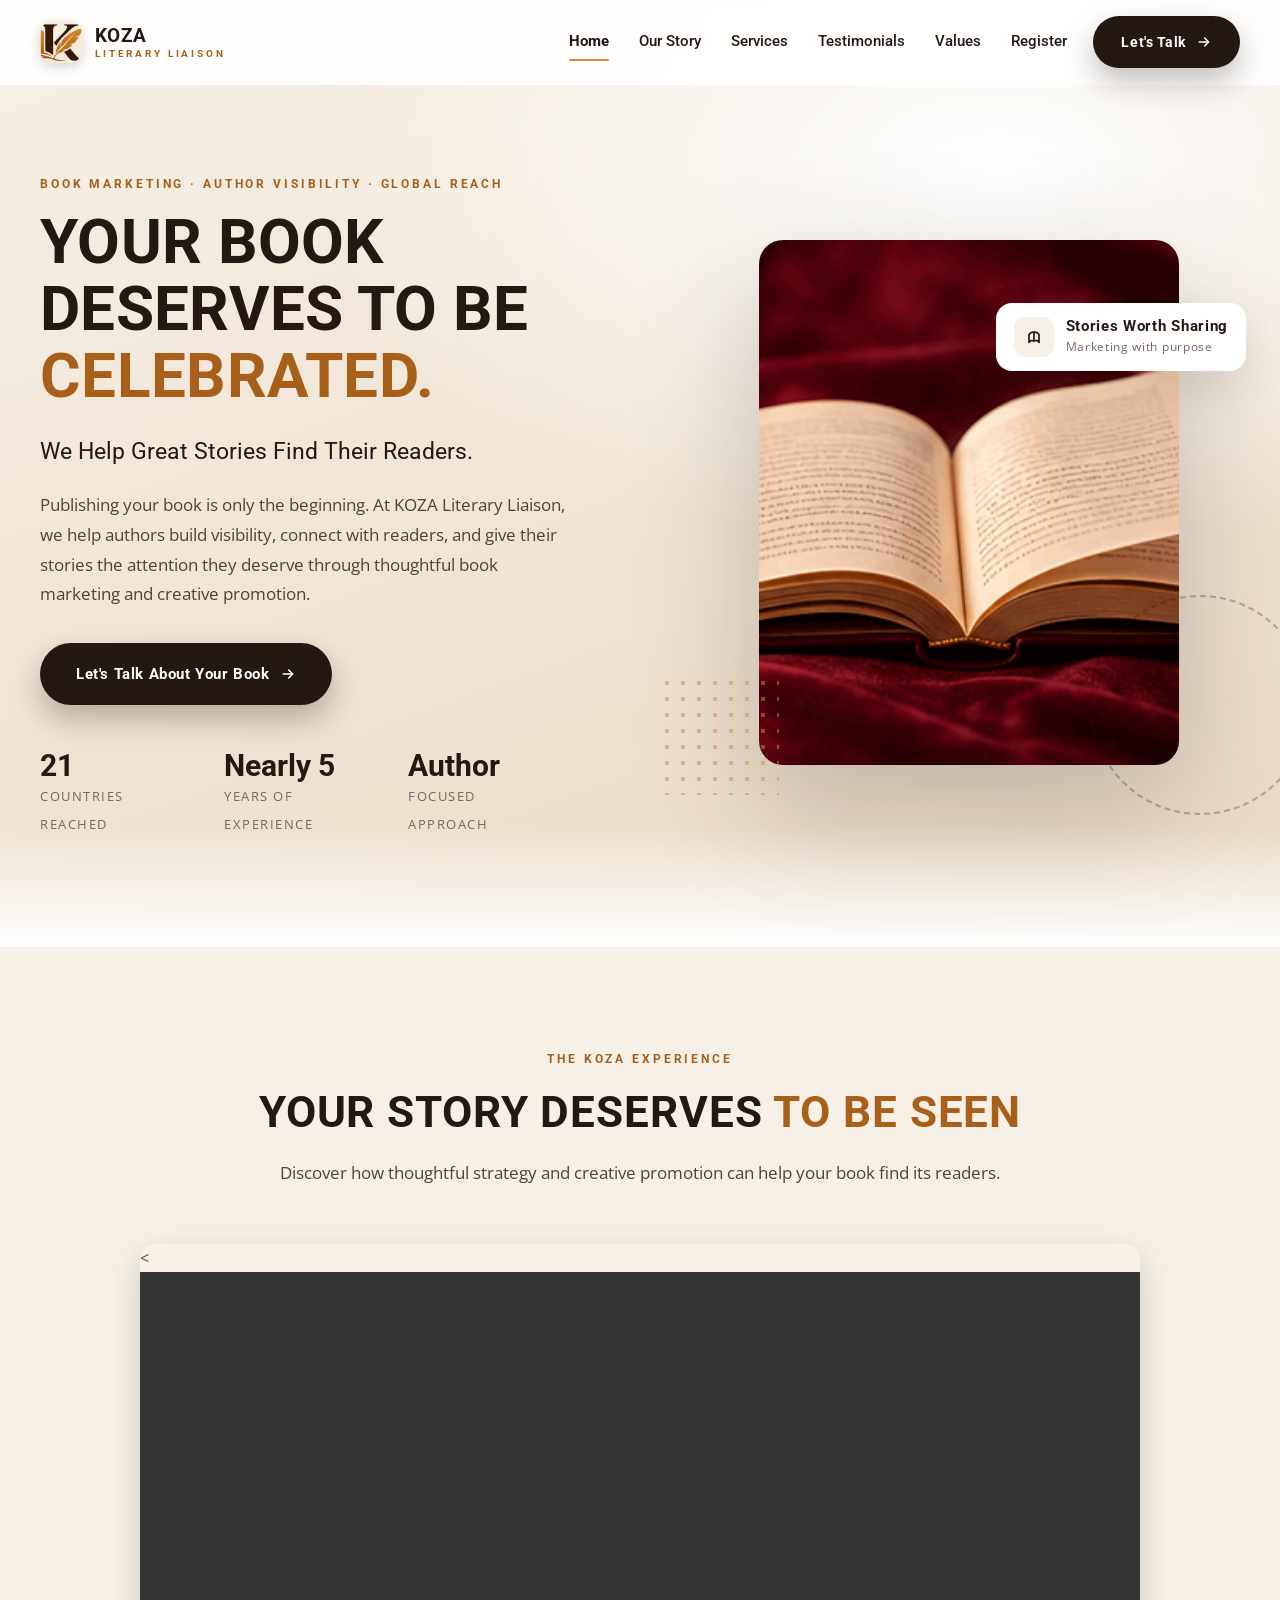
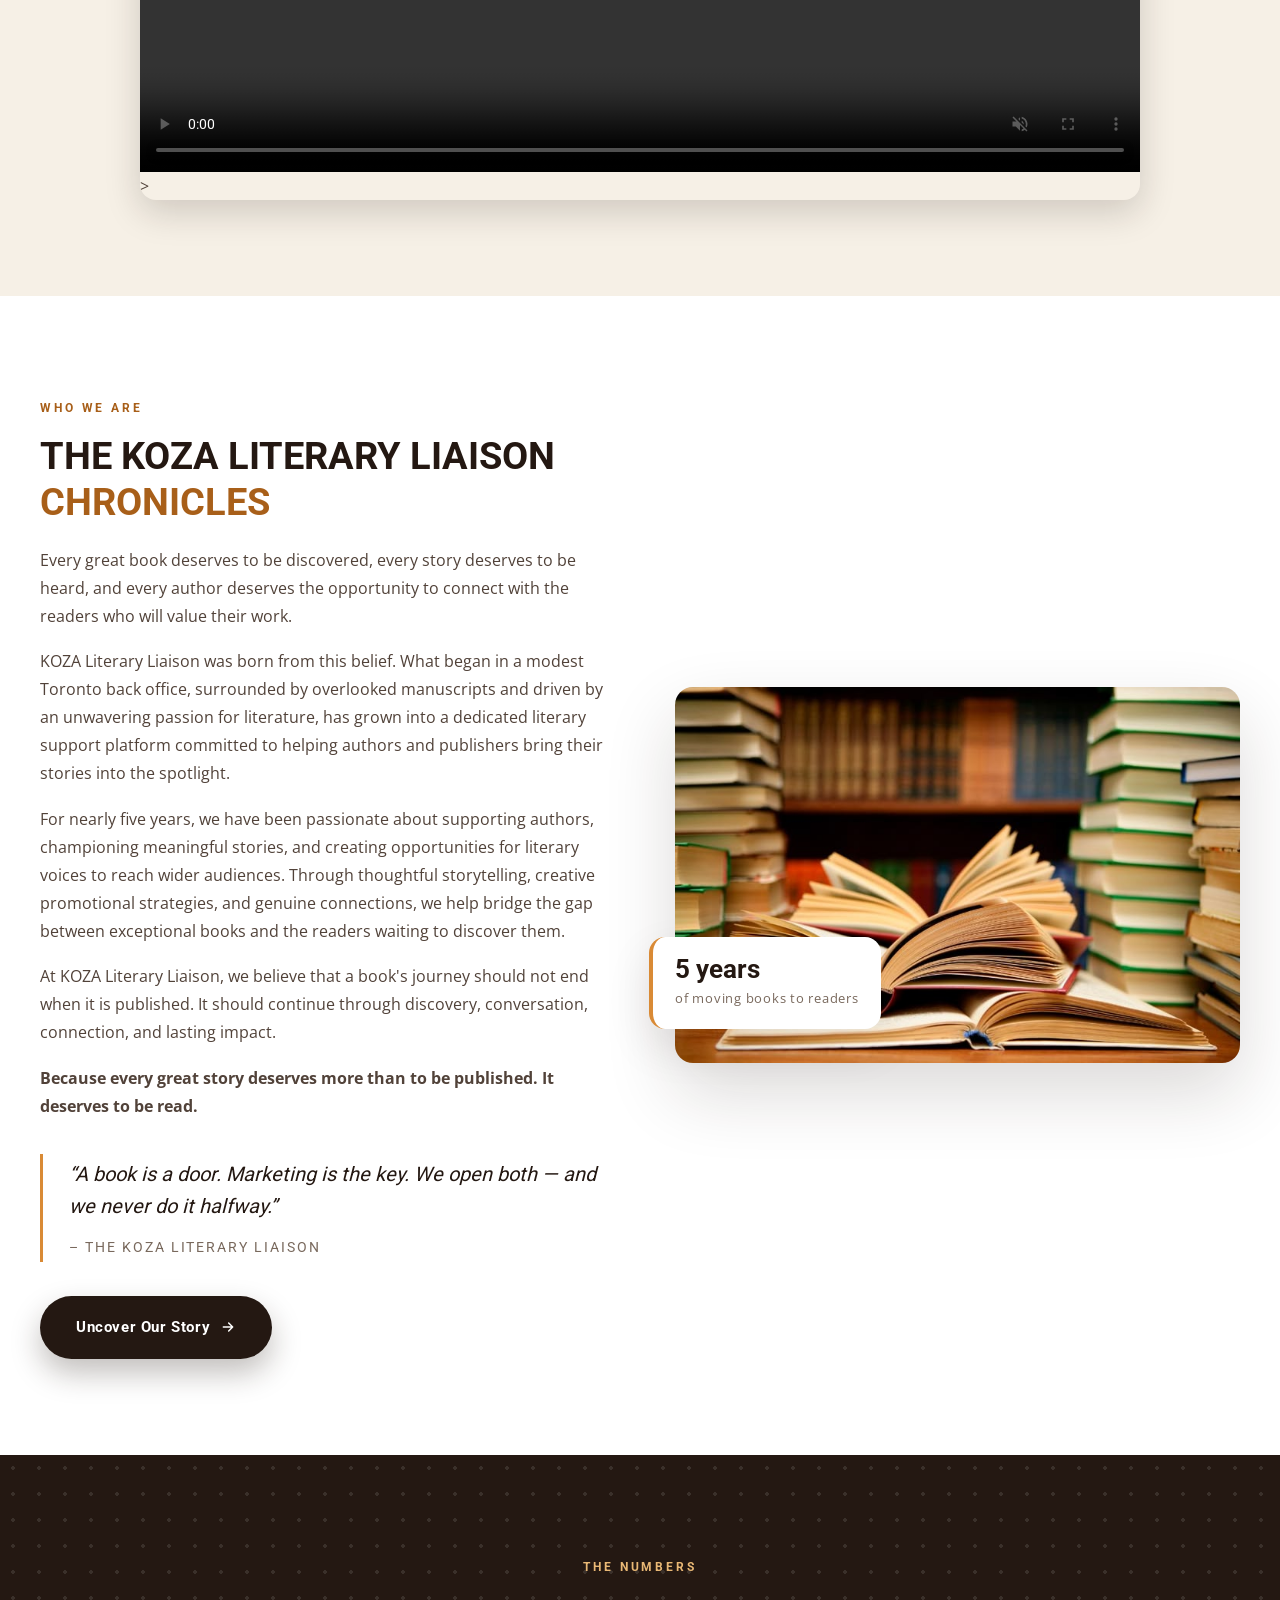
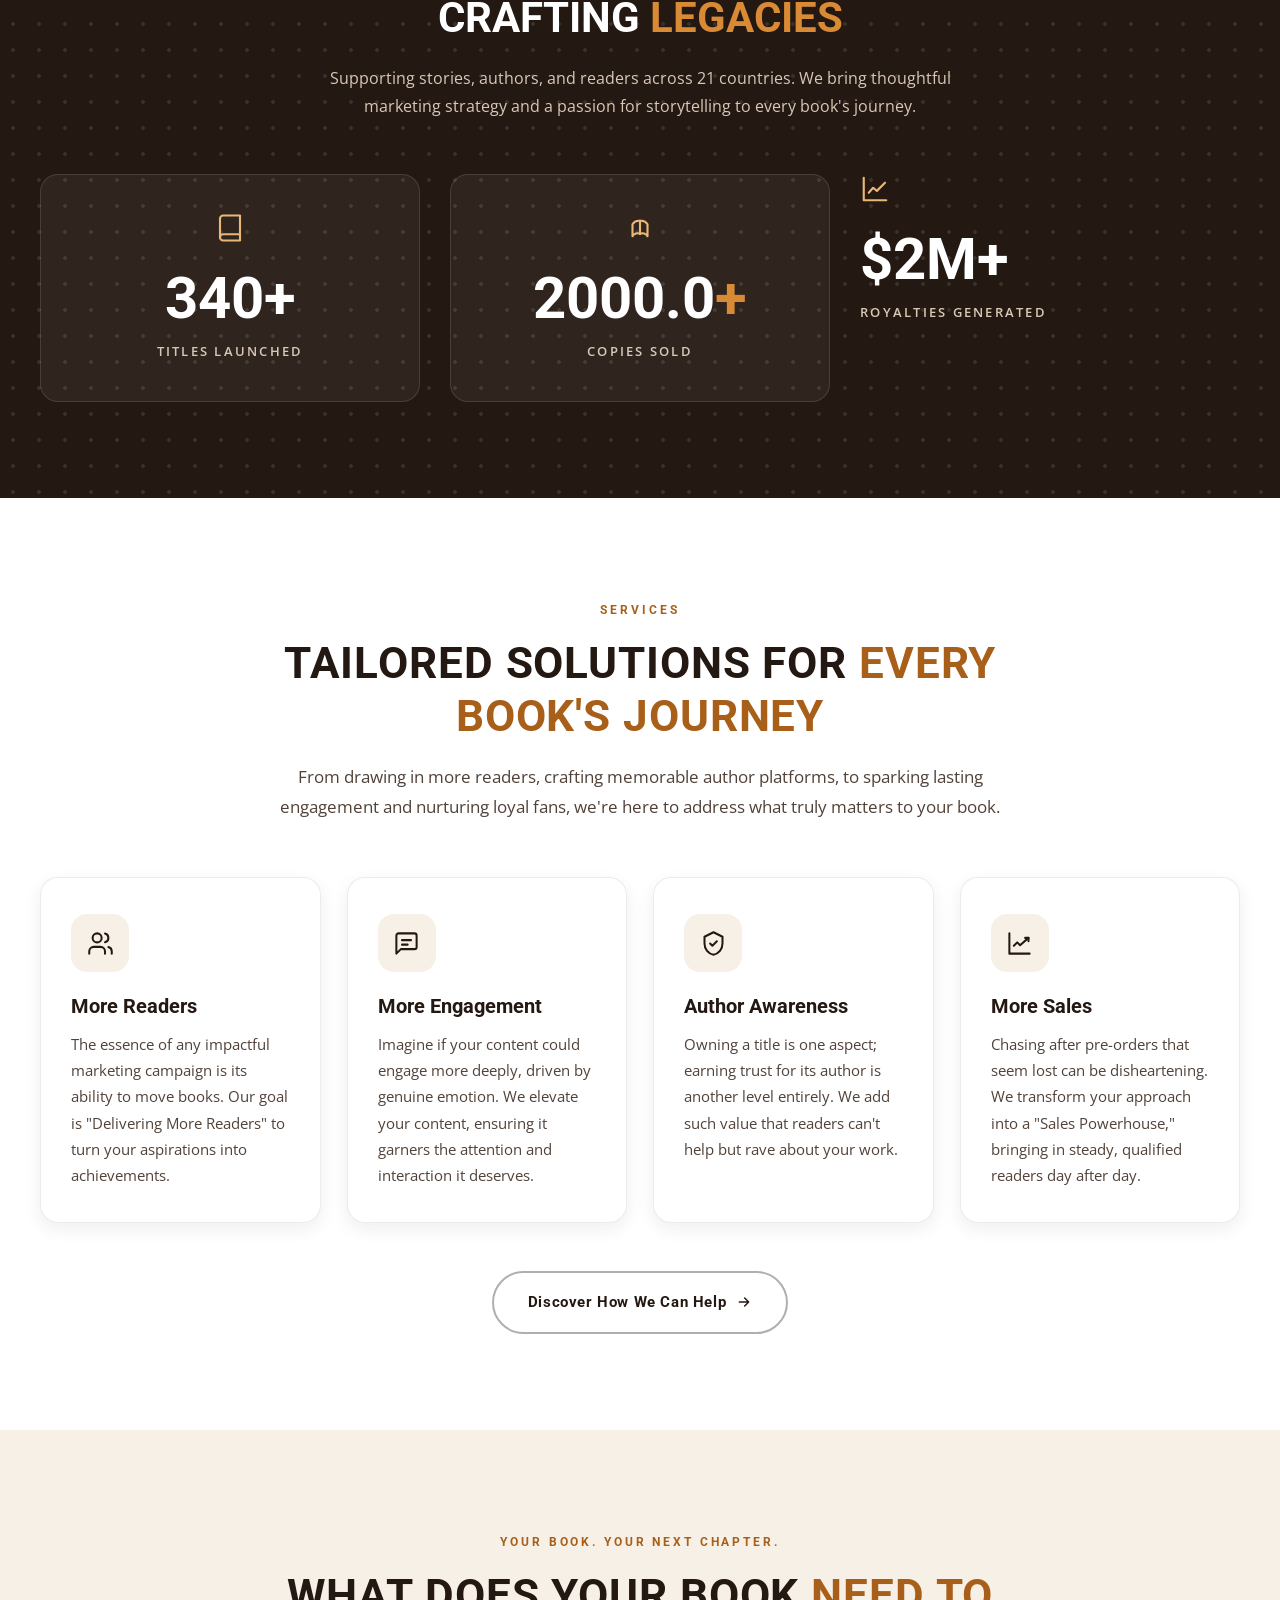
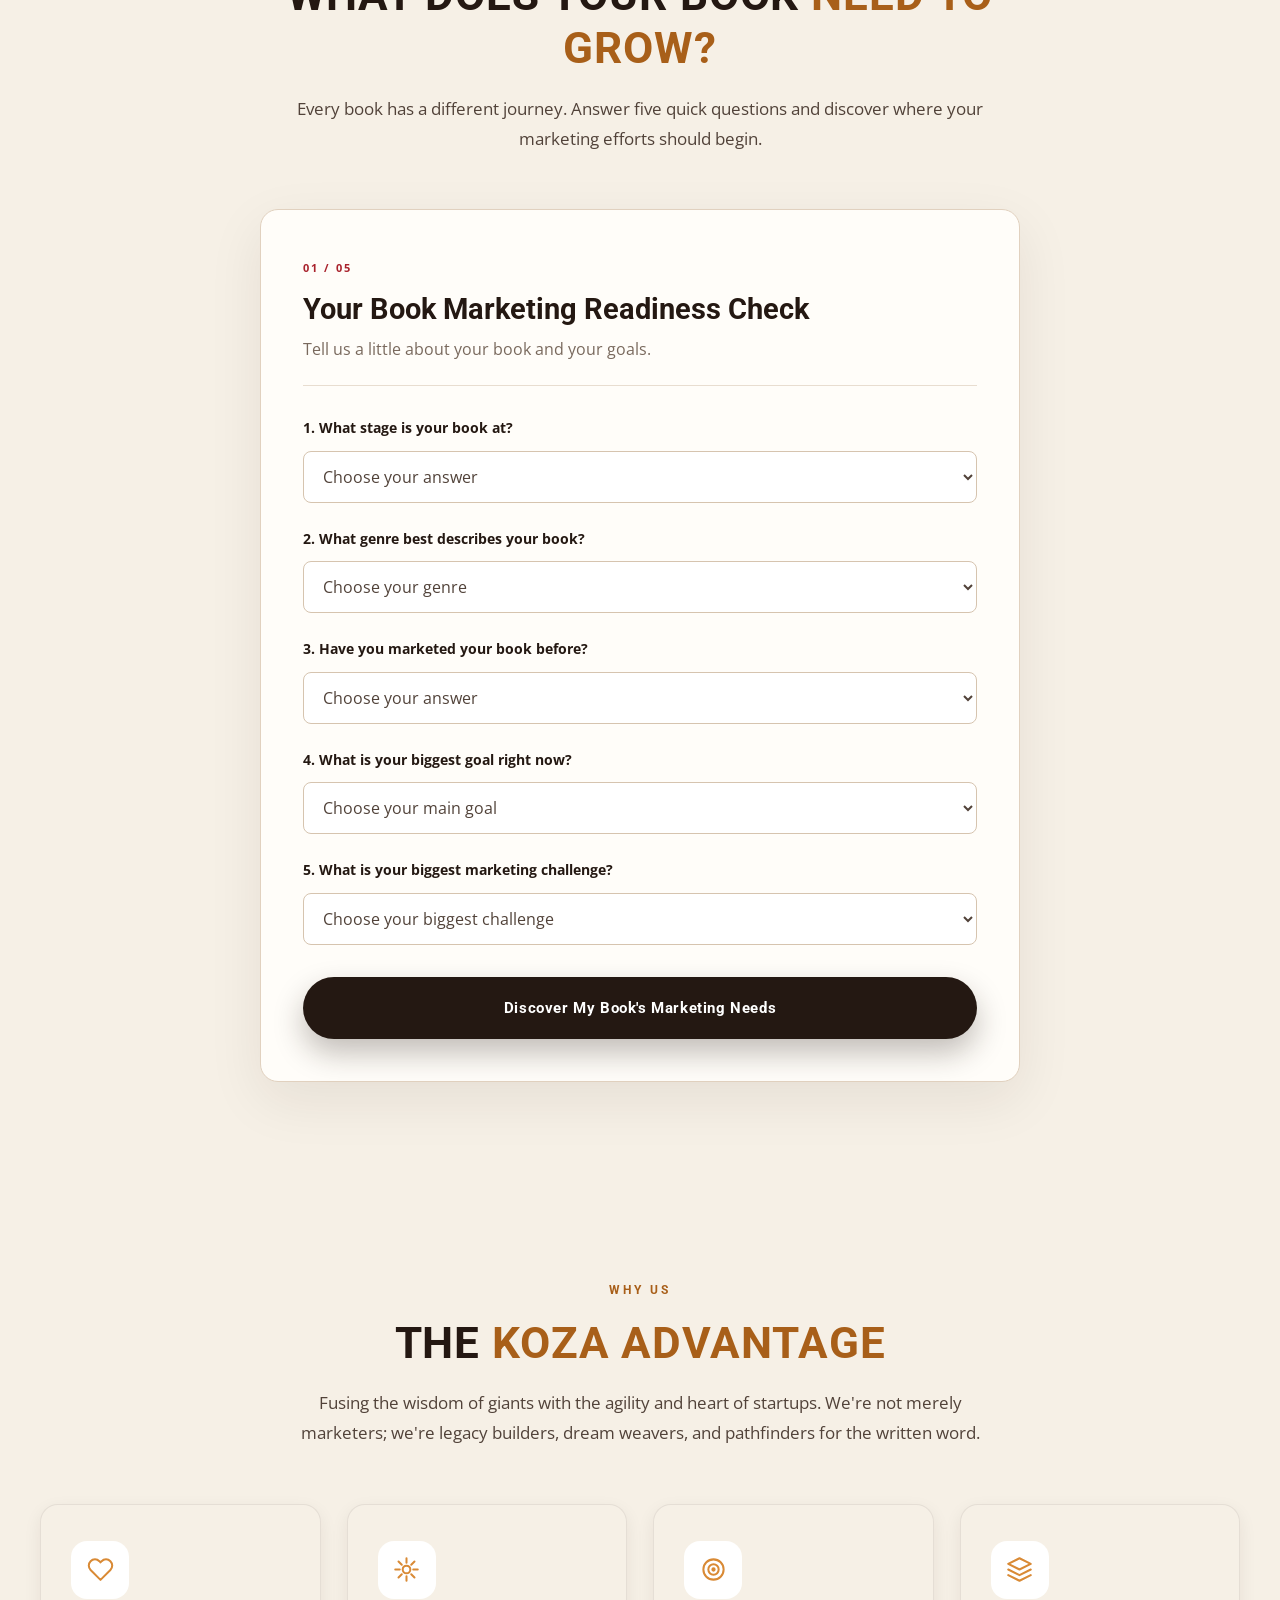
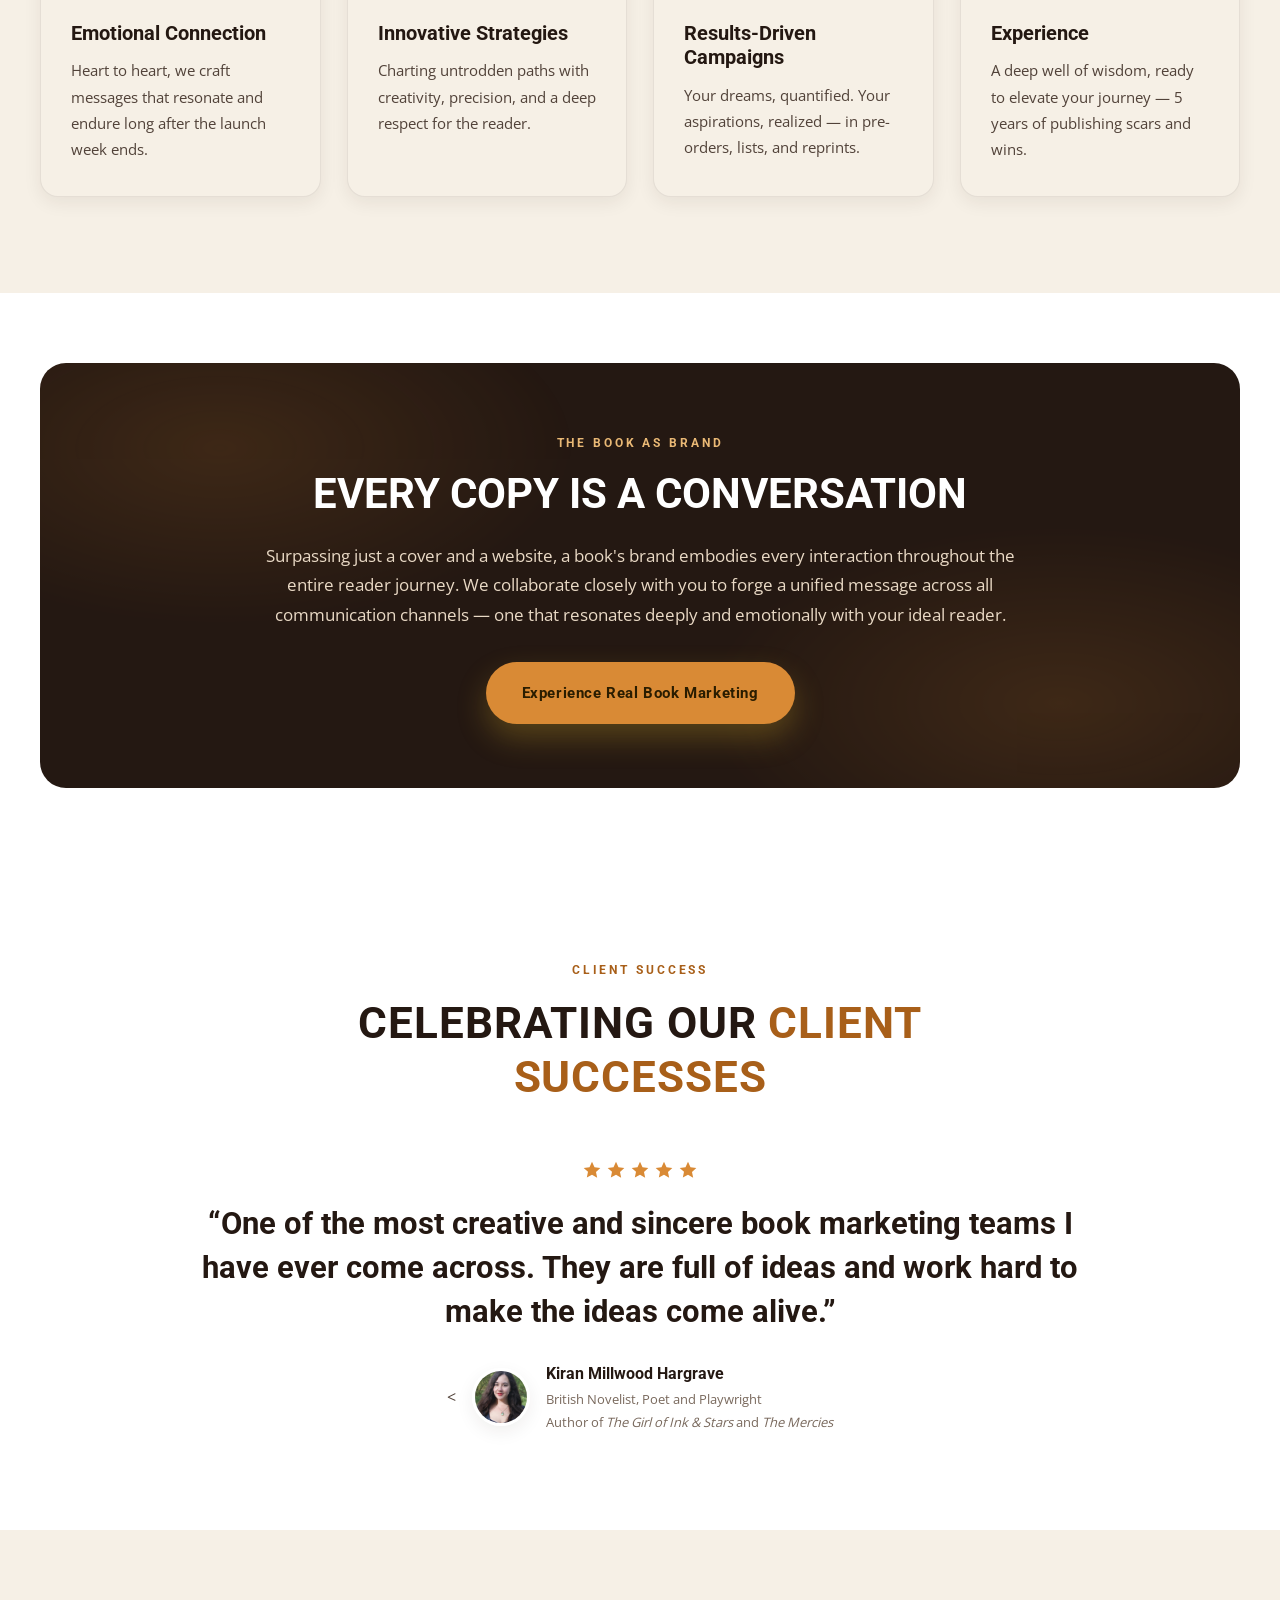
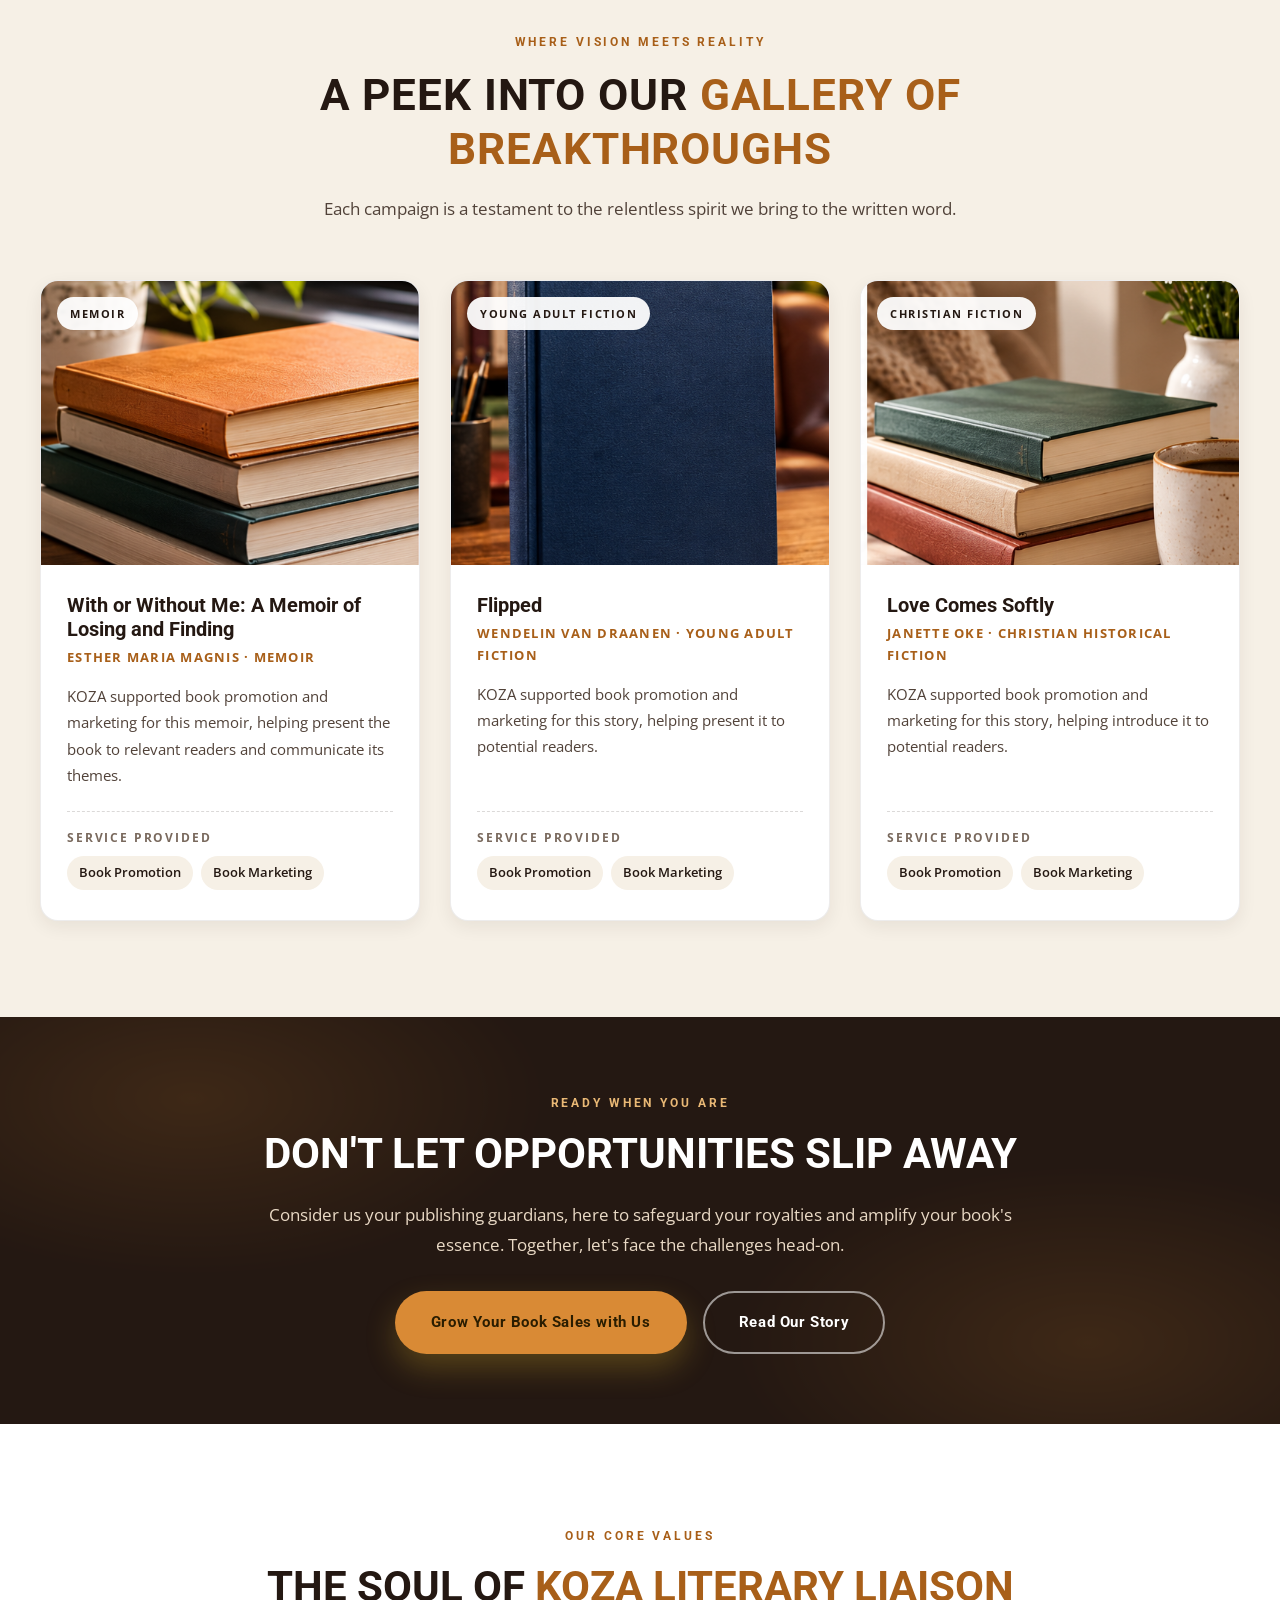
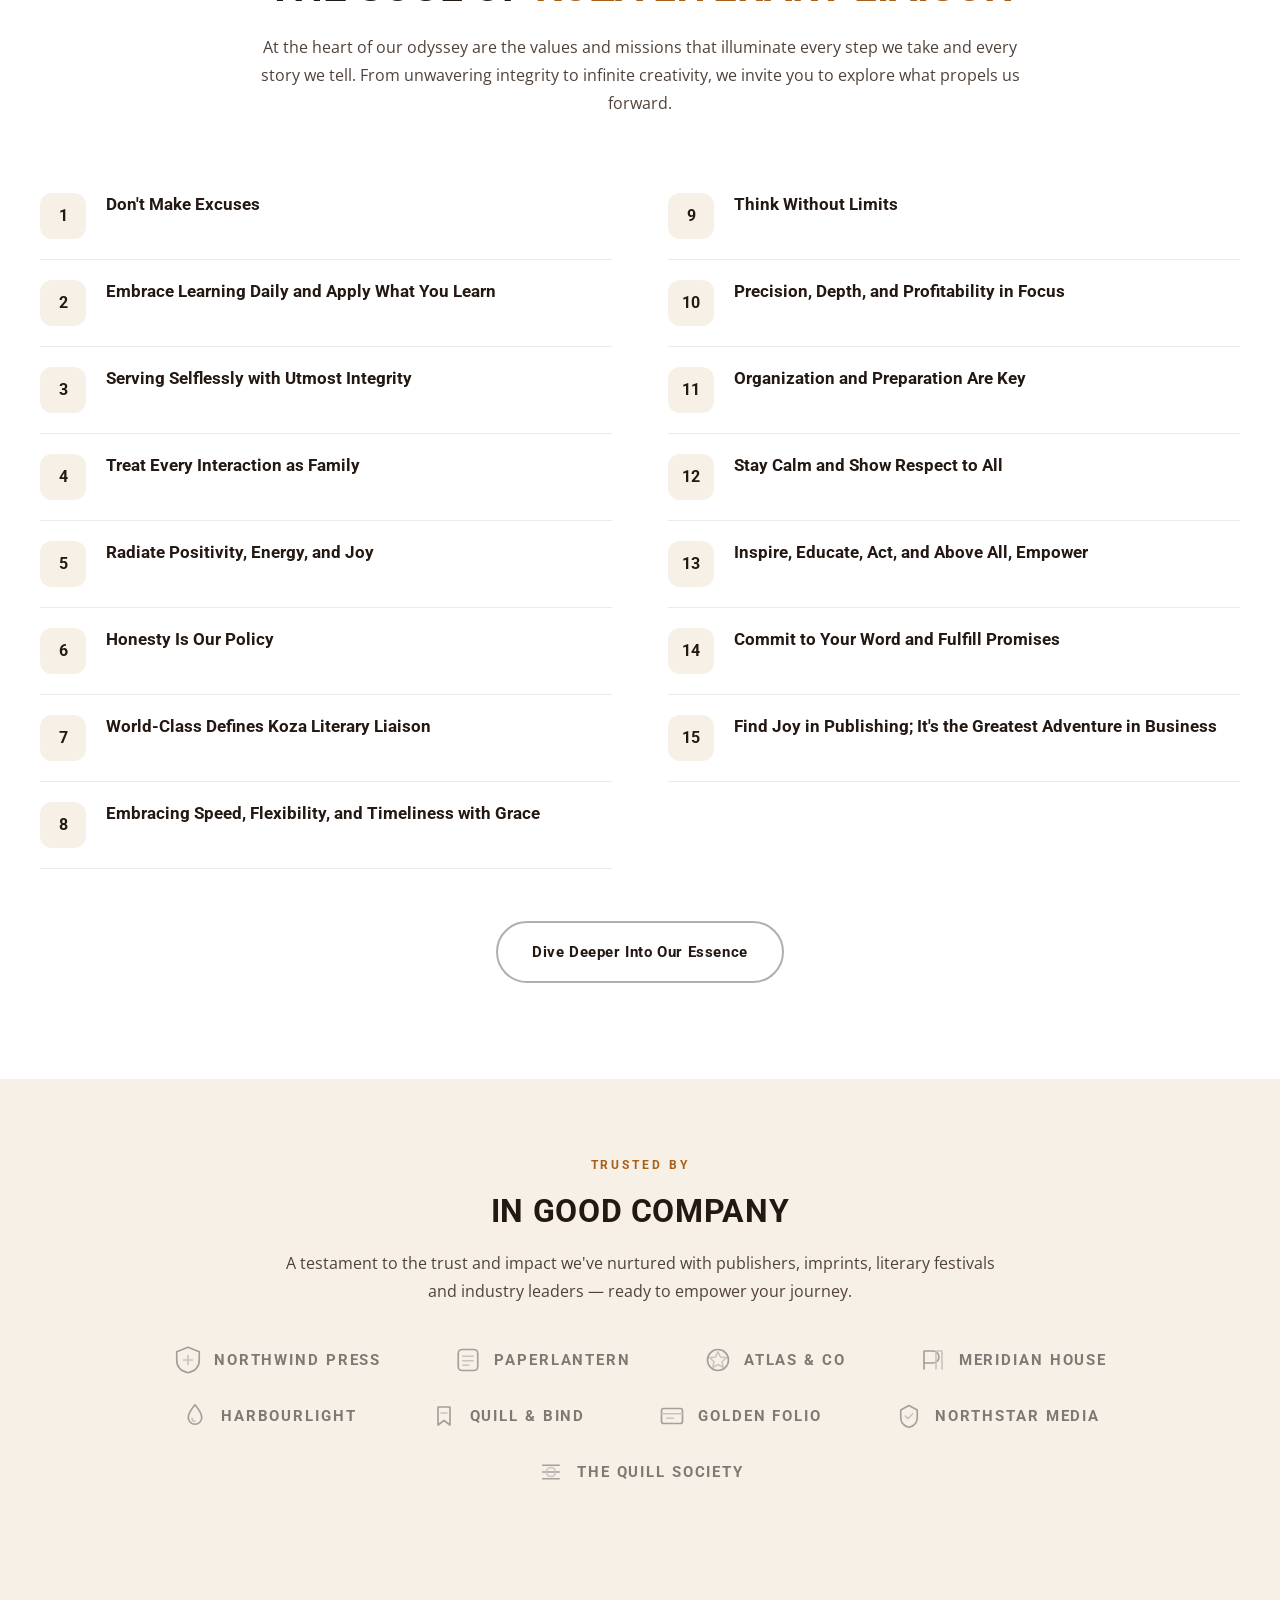
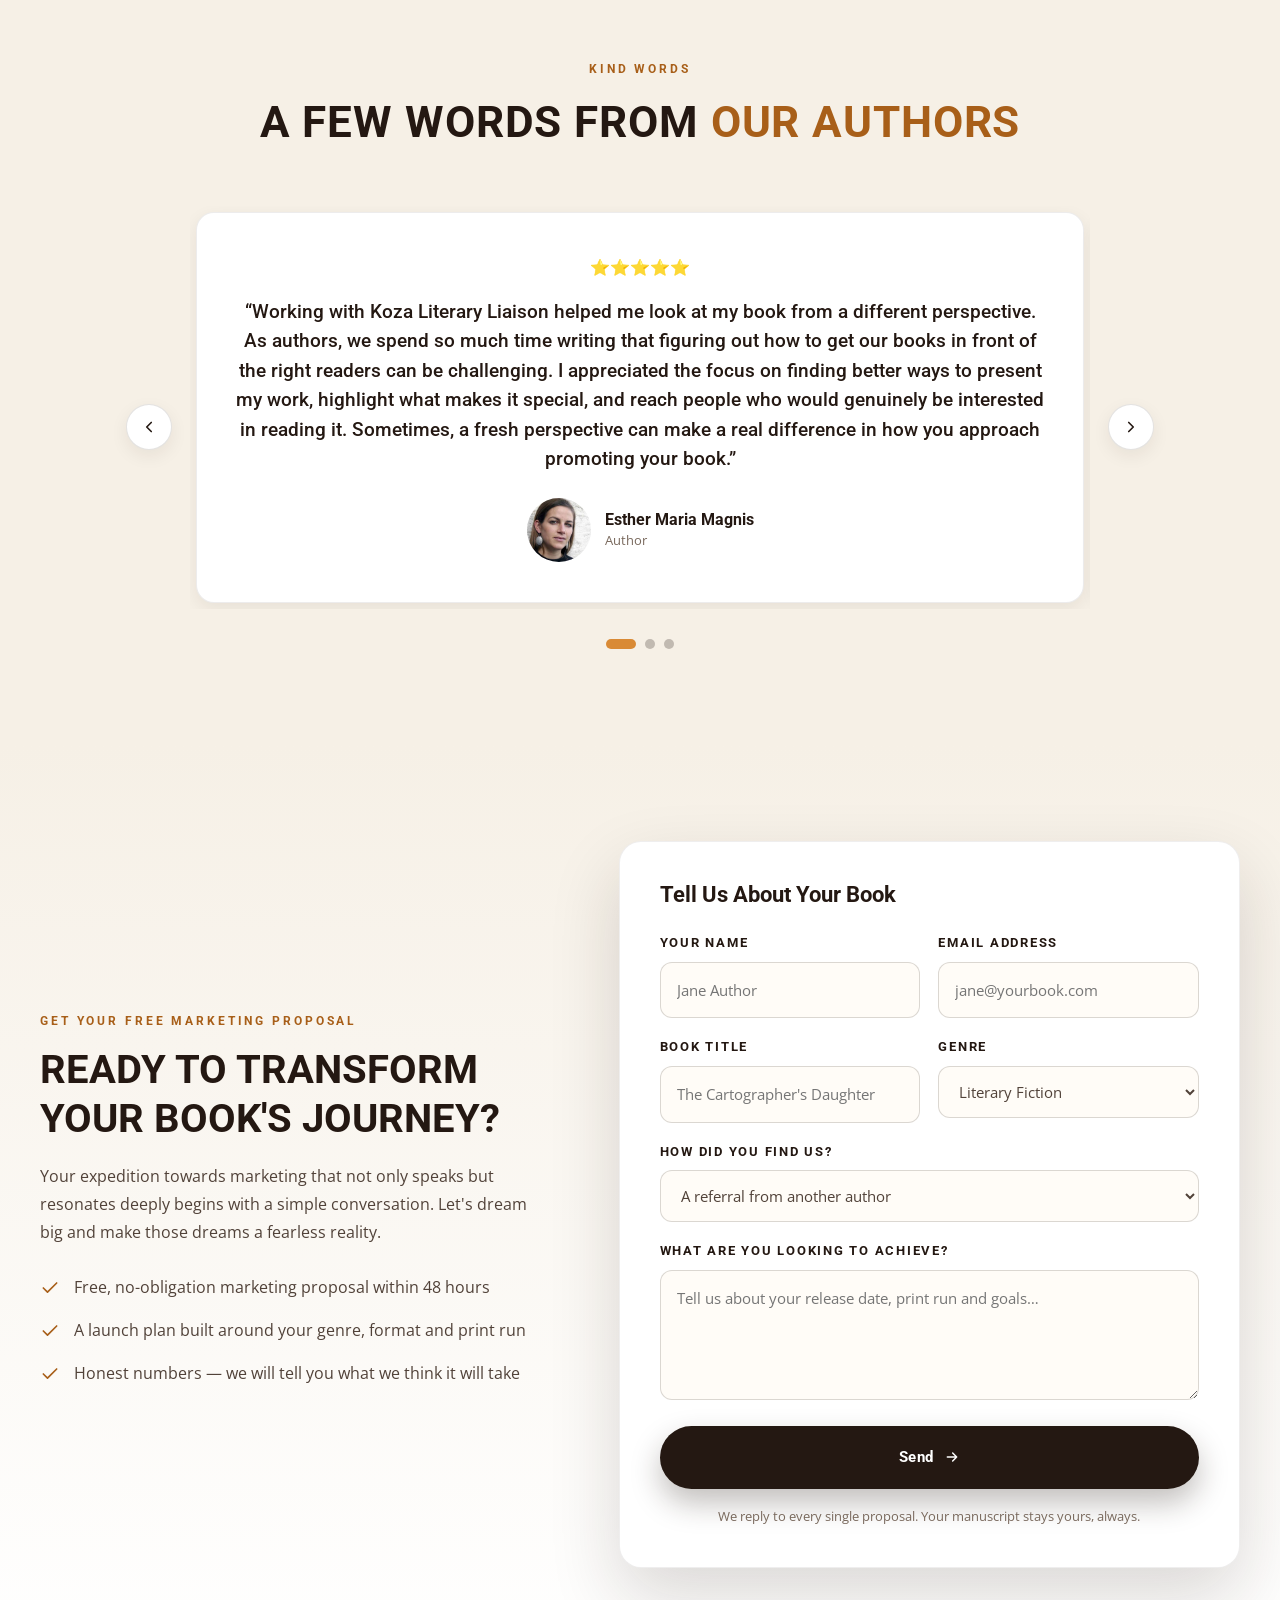
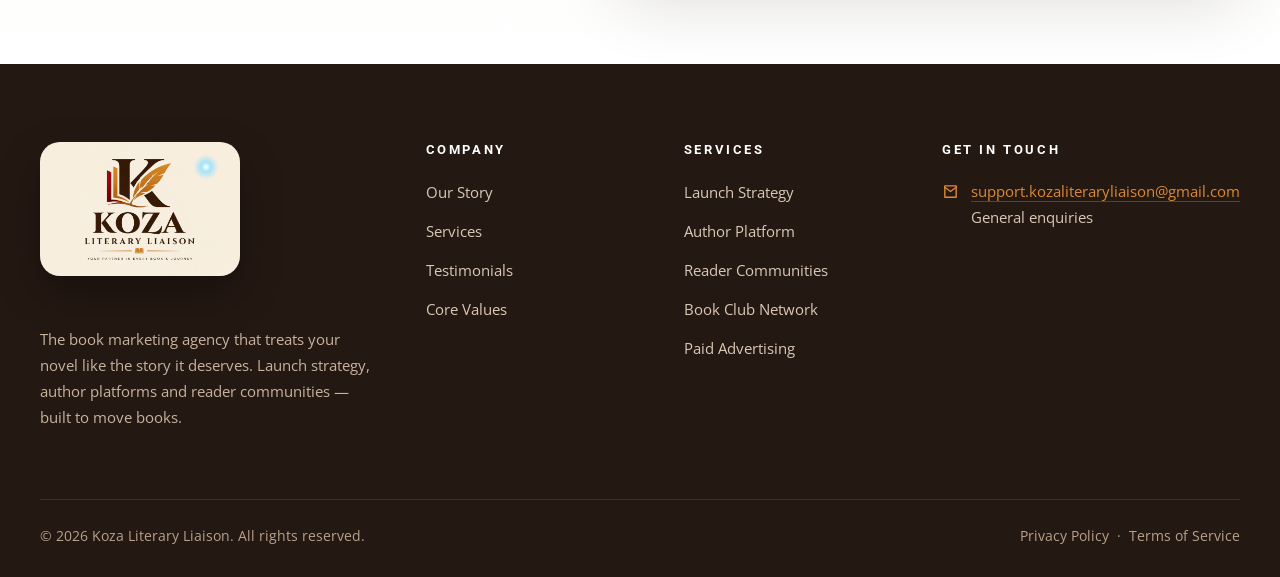
<file: index.html>
<!DOCTYPE html>
<html lang="en">
<head>
<meta charset="utf-8">
<meta name="viewport" content="width=device-width, initial-scale=1">
<title>KOZA Literary Liaison — Book Marketing That Moves Books</title>
<meta name="description" content="KOZA Literary Liaison is a full-service book marketing agency. We build launch campaigns, author platforms and reader communities that turn great books into lasting legacies.">
<link rel="preload" href="assets/fonts/Roboto-700-latin.woff2" as="font" type="font/woff2" crossorigin>
<link rel="preload" href="assets/fonts/OpenSans-400-latin.woff2" as="font" type="font/woff2" crossorigin>
<link rel="stylesheet" href="assets/css/fonts.css">
<meta property="og:title" content="KOZA Literary Liaison — Book Marketing That Moves Books">
<meta property="og:description" content="The book marketing agency that treats your novel like the story it deserves. Publish, promote, grow.">
<meta property="og:image" content="https://koza-literary-liaison.github.io/Koza/assets/img/koza-logo.jpg">
<meta name="twitter:card" content="summary_large_image">
<link rel="canonical" href="https://koza-literary-liaison.github.io/Koza/">
<meta property="og:type" content="website">
<meta property="og:site_name" content="KOZA Literary Liaison">
<meta property="og:url" content="https://koza-literary-liaison.github.io/Koza/">
<meta name="twitter:title" content="KOZA Literary Liaison — Book Marketing That Moves Books">
<meta name="twitter:description" content="The book marketing agency that treats your novel like the story it deserves. Publish, promote, grow.">
<meta name="twitter:image" content="https://koza-literary-liaison.github.io/Koza/assets/img/koza-logo.jpg">
<link rel="stylesheet" href="assets/css/style.css">
<link rel="stylesheet" href="assets/css/logo.css">
<link rel="icon" type="image/png" href="assets/img/koza-favicon.png">
</head>
<body>
<a class="skip" href="#content">Skip to content</a>

<!-- ============================================================ HEADER -->
<header class="header">
  <div class="wrap header__bar">
    <a class="brand" href="index.html" aria-label="Koza Literary Liaison home">
      <span class="brand__mark"><img src="assets/img/koza-mark.png" alt="Koza Literary Liaison monogram" width="42" height="42"></span>
      <span class="brand__name">Koza<small>Literary Liaison</small></span>
    </a>

    <nav class="nav" aria-label="Primary">
      <a href="index.html" class="is-active">Home</a>
      <a href="our-story.html">Our Story</a>
      <a href="#services">Services</a>
      <a href="#testimonials">Testimonials</a>
      <a href="#values">Values</a>
      <a href="register.html">Register</a>
    </nav>

    <a class="btn btn--primary btn--sm header__cta" href="lets-talk.html">
      Let's Talk
      <svg viewBox="0 0 24 24" fill="none" stroke="currentColor" stroke-width="2.2" stroke-linecap="round" stroke-linejoin="round"><path d="M5 12h14M13 6l6 6-6 6"/></svg>
    </a>

    <button class="burger" type="button" aria-label="Open menu" aria-expanded="false" aria-controls="mobileNav"><span></span></button>
  </div>
</header>

<div class="mobile-nav" id="mobileNav">
  <a href="index.html">Home</a>
  <a href="our-story.html">Our Story</a>
  <a href="#services">Services</a>
  <a href="#testimonials">Testimonials</a>
  <a href="#values">Values</a>
  <a href="register.html">Register</a>
  <a class="btn btn--primary" href="lets-talk.html">Let's Talk</a>
</div>

<main id="content">

<!-- ============================================================== HERO -->

<section class="hero">
  <div class="wrap hero__inner">

    <div class="hero__copy">
      <span class="eyebrow">BOOK MARKETING · AUTHOR VISIBILITY · GLOBAL REACH</span>

     <h1>
  Your Book Deserves to Be
  <span class="accent rotating-word">Discovered.</span>
</h1>

      <p class="hero__sub">
        We Help Great Stories Find Their Readers.
      </p>

      <p class="hero__text">
        Publishing your book is only the beginning. At KOZA Literary Liaison,
        we help authors build visibility, connect with readers, and give their
        stories the attention they deserve through thoughtful book marketing
        and creative promotion.
      </p>

      <div class="hero__actions">
        <a class="btn btn--primary" href="lets-talk.html">
          Let's Talk About Your Book
          <svg viewBox="0 0 24 24" fill="none" stroke="currentColor"
            stroke-width="2.2" stroke-linecap="round" stroke-linejoin="round">
            <path d="M5 12h14M13 6l6 6-6 6"/>
          </svg>
        </a>
      </div>

      <div class="hero__meta">
        <div>
          <strong>21</strong>
          <span>Countries Reached</span>
        </div>
        <div>
          <strong>Nearly 5</strong>
          <span>Years of Experience</span>
        </div>
        <div>
          <strong>Author</strong>
          <span>Focused Approach</span>
        </div>
      </div>
    </div>

    <div class="hero__art">
      <span class="hero__badge">
        <span class="ico">
          <svg viewBox="0 0 24 24" fill="none" stroke="currentColor"
            stroke-width="2" stroke-linecap="round" stroke-linejoin="round">
            <path d="M12 6.3A6 6 0 0 0 6 9v9.5a4.5 4.5 0 0 1 6-1.8 4.5 4.5 0 0 1 6 1.8V9a6 6 0 0 0-6-2.7Z"/>
            <path d="M12 6.3v10.4"/>
          </svg>
        </span>
        <span>
          <strong>Stories Worth Sharing</strong>
          <span>Marketing with purpose</span>
        </span>
      </span>

    <img src="assets/img/koza-hero-animation.gif"
  alt="A beautifully animated open book representing stories reaching readers"
  width="1024" height="1536">

      <span class="dots" aria-hidden="true"></span>
      <span class="hero__ring" aria-hidden="true"></span>
    </div>

  </div>
</section>


</section>

<!-- ======================================================== KOZA PROMOTIONAL VIDEO -->
<section class="sec sec--cream" id="promo-video">
  <div class="wrap">
    <div class="sec-head reveal">
      <span class="eyebrow">The KOZA Experience</span>
      <h2>Your Story Deserves <span class="accent">To Be Seen</span></h2>
      <p>Discover how thoughtful strategy and creative promotion can help your book find its readers.</p>
    </div>

    <div style="max-width: 1000px; margin: 0 auto; overflow: hidden; border-radius: 16px; box-shadow: 0 12px 35px rgba(36, 24, 18, 0.18);">
      <
<video controls autoplay muted loop playsinline preload="auto"
       style="display: block; width: 100%; height: auto; background: #241812;">
  <source src="assets/koza-literary-promo-final%20(6).mp4" type="video/mp4">
  Your browser does not support video playback.
</video>
>
    </div>
  </div>
</section>

<!-- ======================================================== CHRONICLES -->
<section class="sec chronicles" id="about">

  <div class="wrap chronicles__grid">
    <div class="chronicles__copy reveal">
      <span class="eyebrow">Who We Are</span>
      <h2>The Koza Literary Liaison <span class="accent">Chronicles</span></h2>
      <p>Every great book deserves to be discovered, every story deserves to be heard, and every author deserves the opportunity to connect with the readers who will value their work.</p>

<p>KOZA Literary Liaison was born from this belief. What began in a modest Toronto back office, surrounded by overlooked manuscripts and driven by an unwavering passion for literature, has grown into a dedicated literary support platform committed to helping authors and publishers bring their stories into the spotlight.</p>

<p>For nearly five years, we have been passionate about supporting authors, championing meaningful stories, and creating opportunities for literary voices to reach wider audiences. Through thoughtful storytelling, creative promotional strategies, and genuine connections, we help bridge the gap between exceptional books and the readers waiting to discover them.</p>

<p>At KOZA Literary Liaison, we believe that a book's journey should not end when it is published. It should continue through discovery, conversation, connection, and lasting impact.</p>

<p><strong>Because every great story deserves more than to be published. It deserves to be read.</strong></p>
      <blockquote class="quote-block">
        “A book is a door. Marketing is the key. We open both — and we never do it halfway.”
        <cite>– The Koza Literary Liaison</cite>
      </blockquote>
      <a class="btn btn--primary" href="our-story.html">
        Uncover Our Story
        <svg viewBox="0 0 24 24" fill="none" stroke="currentColor" stroke-width="2.2" stroke-linecap="round" stroke-linejoin="round"><path d="M5 12h14M13 6l6 6-6 6"/></svg>
      </a>
    </div>

   <div class="chronicles__media reveal" data-delay="2">
  <img src="assets/img/koza-chronicles.jpg"
       alt="KOZA Literary Liaison's literary journey and passion for books"
       width="1200" height="800">
  <div class="chip">
    <strong>5 years</strong>
    <span>of moving books to readers</span>
  </div>
</div>
  </div>
</section>

<!-- ============================================================ STATS -->
<section class="sec stats sec--ink" id="impact">
  <div class="wrap">
    <div class="stats__head reveal">
      <span class="eyebrow eyebrow--gold">The Numbers</span>
      <h2>Crafting <span class="accent">Legacies</span></h2>
      <p>Supporting stories, authors, and readers across 21 countries. We bring thoughtful marketing strategy and a passion for storytelling to every book's journey.</p>
    </div>
    <div class="stats__row">
      <div class="stat reveal">
        <svg class="stat__ico" viewBox="0 0 24 24" fill="none" stroke="currentColor" stroke-width="1.7" stroke-linecap="round" stroke-linejoin="round"><path d="M4 19.5A2.5 2.5 0 0 1 6.5 17H20"/><path d="M6.5 2H20v20H6.5A2.5 2.5 0 0 1 4 19.5v-15A2.5 2.5 0 0 1 6.5 2Z"/></svg>
        <div class="stat__num"><span data-count="340" data-suffix="+">0</span></div>
        <div class="stat__label">Titles Launched</div>
      </div>
      <div class="stat reveal" data-delay="1">
        <svg class="stat__ico" viewBox="0 0 24 24" fill="none" stroke="currentColor" stroke-width="1.7" stroke-linecap="round" stroke-linejoin="round"><path d="M12 6.3A6 6 0 0 0 6 9v9.5a4.5 4.5 0 0 1 6-1.8 4.5 4.5 0 0 1 6 1.8V9a6 6 0 0 0-6-2.7Z"/><path d="M12 6.3v10.4"/></svg>
        <div class="stat__num"><span data-count="2000" data-decimals="1">0</span><span class="unit">+</span></div>
        <div class="stat__label">Copies Sold</div>
      </div>
      <div>
        <svg class="stat__ico" viewBox="0 0 24 24" fill="none" stroke="currentColor" stroke-width="1.7" stroke-linecap="round" stroke-linejoin="round"><path d="M3 3v18h18"/><path d="m7 15 3.5-4 3 2.5L20 7"/></svg>
        <div class="stat__num"><span data-count="2" data-prefix="$" data-suffix="M+">0</span></div>
        <div class="stat__label">Royalties Generated</div>
      </div>
    </div>
  </div>
</section>

<!-- ========================================================= SERVICES -->
<section class="sec" id="services">
  <div class="wrap">
    <div class="sec-head reveal">
      <span class="eyebrow">Services</span>
      <h2>Tailored Solutions for <span class="accent">Every Book's Journey</span></h2>
      <p>From drawing in more readers, crafting memorable author platforms, to sparking lasting engagement and nurturing loyal fans, we're here to address what truly matters to your book.</p>
    </div>

    <div class="grid-4">
      <div class="card reveal">
        <div class="card__ico">
          <svg viewBox="0 0 24 24" fill="none" stroke="currentColor" stroke-width="1.8" stroke-linecap="round" stroke-linejoin="round"><path d="M16 21v-2a4 4 0 0 0-4-4H6a4 4 0 0 0-4 4v2"/><circle cx="9" cy="7" r="4"/><path d="M22 21v-2a4 4 0 0 0-3-3.87"/><path d="M16 3.13a4 4 0 0 1 0 7.75"/></svg>
        </div>
        <h3>More Readers</h3>
        <p>The essence of any impactful marketing campaign is its ability to move books. Our goal is "Delivering More Readers" to turn your aspirations into achievements.</p>
      </div>

      <div class="card reveal" data-delay="1">
        <div class="card__ico">
          <svg viewBox="0 0 24 24" fill="none" stroke="currentColor" stroke-width="1.8" stroke-linecap="round" stroke-linejoin="round"><path d="M21 15a2 2 0 0 1-2 2H7l-4 4V5a2 2 0 0 1 2-2h14a2 2 0 0 1 2 2Z"/><path d="M8 9h8M8 13h5"/></svg>
        </div>
        <h3>More Engagement</h3>
        <p>Imagine if your content could engage more deeply, driven by genuine emotion. We elevate your content, ensuring it garners the attention and interaction it deserves.</p>
      </div>

      <div class="card reveal" data-delay="2">
        <div class="card__ico">
          <svg viewBox="0 0 24 24" fill="none" stroke="currentColor" stroke-width="1.8" stroke-linecap="round" stroke-linejoin="round"><path d="M12 2 4 6v6c0 5 3.4 9.3 8 10 4.6-.7 8-5 8-10V6Z"/><path d="m9 12 2 2 4-4"/></svg>
        </div>
        <h3>Author Awareness</h3>
        <p>Owning a title is one aspect; earning trust for its author is another level entirely. We add such value that readers can't help but rave about your work.</p>
      </div>

      <div class="card reveal" data-delay="3">
        <div class="card__ico">
          <svg viewBox="0 0 24 24" fill="none" stroke="currentColor" stroke-width="1.8" stroke-linecap="round" stroke-linejoin="round"><path d="M3 3v18h18"/><path d="m7 14 3-3 2.5 2.5L20 7"/><path d="M17 7h3v3"/></svg>
        </div>
        <h3>More Sales</h3>
        <p>Chasing after pre-orders that seem lost can be disheartening. We transform your approach into a "Sales Powerhouse," bringing in steady, qualified readers day after day.</p>
      </div>
    </div>

    <div style="text-align:center;margin-top:48px" class="reveal">
      <a class="btn btn--outline" href="lets-talk.html">
        Discover How We Can Help
        <svg viewBox="0 0 24 24" fill="none" stroke="currentColor" stroke-width="2.2" stroke-linecap="round" stroke-linejoin="round"><path d="M5 12h14M13 6l6 6-6 6"/></svg>
      </a>
    </div>
  </div>
</section>

<!-- ==========================================================
     KOZA BOOK MARKETING READINESS ASSESSMENT
========================================================== -->
<section class="sec koza-assessment" id="book-assessment">
  <div class="wrap">
    <div class="sec-head reveal">
      <span class="eyebrow">Your Book. Your Next Chapter.</span>
      <h2>What Does Your Book <span class="accent">Need to Grow?</span></h2>
      <p>
        Every book has a different journey. Answer five quick questions
        and discover where your marketing efforts should begin.
      </p>
    </div>

    <div class="koza-assessment-card reveal">
      <div class="koza-assessment-intro">
        <span class="koza-assessment-number">01 / 05</span>
        <h3>Your Book Marketing Readiness Check</h3>
        <p>Tell us a little about your book and your goals.</p>
      </div>

      <form id="koza-assessment-form">

        <div class="koza-assessment-question">
          <label for="koza-book-status">1. What stage is your book at?</label>
          <select id="koza-book-status" name="book_status" required>
            <option value="">Choose your answer</option>
            <option value="writing">I'm still writing my book</option>
            <option value="launching">My book is launching soon</option>
            <option value="published">My book is already published</option>
            <option value="relaunch">I want to relaunch my book</option>
          </select>
        </div>

        <div class="koza-assessment-question">
          <label for="koza-book-genre">2. What genre best describes your book?</label>
          <select id="koza-book-genre" name="book_genre" required>
            <option value="">Choose your genre</option>
            <option value="fiction">Literary or general fiction</option>
            <option value="romance">Romance</option>
            <option value="fantasy">Fantasy or science fiction</option>
            <option value="thriller">Mystery or thriller</option>
            <option value="nonfiction">Nonfiction or self-help</option>
            <option value="business">Business or personal development</option>
            <option value="poetry">Poetry</option>
            <option value="children">Children's books</option>
            <option value="other">Other</option>
          </select>
        </div>

        <div class="koza-assessment-question">
          <label for="koza-marketing-history">3. Have you marketed your book before?</label>
          <select id="koza-marketing-history" name="marketing_history" required>
            <option value="">Choose your answer</option>
            <option value="none">No, not yet</option>
            <option value="some">Yes, but with limited results</option>
            <option value="regular">Yes, I market my book regularly</option>
          </select>
        </div>

        <div class="koza-assessment-question">
          <label for="koza-book-goal">4. What is your biggest goal right now?</label>
          <select id="koza-book-goal" name="book_goal" required>
            <option value="">Choose your main goal</option>
            <option value="readers">Reach more readers</option>
            <option value="sales">Increase book sales</option>
            <option value="visibility">Build visibility and recognition</option>
            <option value="engagement">Build an engaged reader community</option>
            <option value="launch">Plan a successful book launch</option>
          </select>
        </div>

        <div class="koza-assessment-question">
          <label for="koza-book-challenge">5. What is your biggest marketing challenge?</label>
          <select id="koza-book-challenge" name="book_challenge" required>
            <option value="">Choose your biggest challenge</option>
            <option value="discoverability">Readers are not discovering my book</option>
            <option value="branding">I need stronger author branding</option>
            <option value="promotion">I need effective book promotion</option>
            <option value="strategy">I don't know where to start</option>
            <option value="conversion">People notice my book but don't buy it</option>
          </select>
        </div>

        <button type="submit" class="btn btn--primary" id="koza-assessment-submit">
          Discover My Book's Marketing Needs
        </button>

      </form>

      <div id="koza-assessment-result"
           class="koza-assessment-result"
           aria-live="polite"
           hidden>
      </div>
    </div>
  </div>
</section>
<!-- END KOZA BOOK MARKETING READINESS ASSESSMENT -->

<!-- ========================================================== WHY US -->
<section class="sec sec--pale why" id="why">
  <div class="wrap">
    <div class="sec-head reveal">
      <span class="eyebrow">Why Us</span>
      <h2>The <span class="accent">Koza Advantage</span></h2>
      <p>Fusing the wisdom of giants with the agility and heart of startups. We're not merely marketers; we're legacy builders, dream weavers, and pathfinders for the written word.</p>
    </div>

    <div class="grid-4">
      <div class="card reveal">
        <div class="card__ico">
          <svg viewBox="0 0 24 24" fill="none" stroke="currentColor" stroke-width="1.8" stroke-linecap="round" stroke-linejoin="round"><path d="M20.8 4.6a5.5 5.5 0 0 0-7.8 0L12 5.7l-1-1.1a5.5 5.5 0 0 0-7.8 7.8l8.8 8.8 8.8-8.8a5.5 5.5 0 0 0 0-7.8Z"/></svg>
        </div>
        <h3>Emotional Connection</h3>
        <p>Heart to heart, we craft messages that resonate and endure long after the launch week ends.</p>
      </div>

      <div class="card reveal" data-delay="1">
        <div class="card__ico">
          <svg viewBox="0 0 24 24" fill="none" stroke="currentColor" stroke-width="1.8" stroke-linecap="round" stroke-linejoin="round"><path d="M12 2v4M12 18v4M4.9 4.9l2.9 2.9M16.2 16.2l2.9 2.9M2 12h4M18 12h4M4.9 19.1l2.9-2.9M16.2 7.8l2.9-2.9"/><circle cx="12" cy="12" r="3.4"/></svg>
        </div>
        <h3>Innovative Strategies</h3>
        <p>Charting untrodden paths with creativity, precision, and a deep respect for the reader.</p>
      </div>

      <div class="card reveal" data-delay="2">
        <div class="card__ico">
          <svg viewBox="0 0 24 24" fill="none" stroke="currentColor" stroke-width="1.8" stroke-linecap="round" stroke-linejoin="round"><circle cx="12" cy="12" r="9"/><circle cx="12" cy="12" r="4.6"/><circle cx="12" cy="12" r="1"/></svg>
        </div>
        <h3>Results-Driven Campaigns</h3>
        <p>Your dreams, quantified. Your aspirations, realized — in pre-orders, lists, and reprints.</p>
      </div>

      <div class="card reveal" data-delay="3">
        <div class="card__ico">
          <svg viewBox="0 0 24 24" fill="none" stroke="currentColor" stroke-width="1.8" stroke-linecap="round" stroke-linejoin="round"><path d="M12 2 2 7l10 5 10-5-10-5Z"/><path d="m2 17 10 5 10-5"/><path d="m2 12 10 5 10-5"/></svg>
        </div>
        <h3>Experience</h3>
        <p>A deep well of wisdom, ready to elevate your journey — 5 years of publishing scars and wins.</p>
      </div>
    </div>
  </div>
</section>

<!-- ======================================================= BRAND BAND -->
<section class="sec sec--tight">
  <div class="wrap">
    <div class="band" style="border-radius:26px;padding:64px 40px">
      <div class="band__inner">
        <span class="eyebrow eyebrow--gold" style="color:var(--gold-soft)">The Book As Brand</span>
        <h2>Every Copy Is A Conversation</h2>
        <p style="max-width:760px;margin:0 auto">Surpassing just a cover and a website, a book's brand embodies every interaction throughout the entire reader journey. We collaborate closely with you to forge a unified message across all communication channels — one that resonates deeply and emotionally with your ideal reader.</p>
        
<div class="band__actions">
  <a class="btn btn--gold" href="lets-talk.html">Experience Real Book Marketing</a>
</div>

      </div>
    </div>
  </div>
</section>

<!-- ================================================ FEATURED TESTIMONIAL -->
<section class="sec" id="testimonials">
  <div class="wrap">
    <div class="sec-head reveal">
      <span class="eyebrow">Client Success</span>
      <h2>Celebrating Our <span class="accent">Client Successes</span></h2>
    </div>

    <div class="featured-quote reveal">
      <div class="stars" aria-label="Rated 5 out of 5">
        <svg viewBox="0 0 24 24"><path d="m12 2 3 6.6 7 .9-5.2 4.8 1.4 7-6.2-3.5L5.8 21l1.4-7L2 9.5l7-.9Z"/></svg>
        <svg viewBox="0 0 24 24"><path d="m12 2 3 6.6 7 .9-5.2 4.8 1.4 7-6.2-3.5L5.8 21l1.4-7L2 9.5l7-.9Z"/></svg>
        <svg viewBox="0 0 24 24"><path d="m12 2 3 6.6 7 .9-5.2 4.8 1.4 7-6.2-3.5L5.8 21l1.4-7L2 9.5l7-.9Z"/></svg>
        <svg viewBox="0 0 24 24"><path d="m12 2 3 6.6 7 .9-5.2 4.8 1.4 7-6.2-3.5L5.8 21l1.4-7L2 9.5l7-.9Z"/></svg>
        <svg viewBox="0 0 24 24"><path d="m12 2 3 6.6 7 .9-5.2 4.8 1.4 7-6.2-3.5L5.8 21l1.4-7L2 9.5l7-.9Z"/></svg>
    
</div>
<blockquote>“One of the most creative and sincere book marketing teams I have ever come across. They are full of ideas and work hard to make the ideas come alive.”</blockquote>
<div class="who">
  <<img src="assets/img/kiran-millwood-hargrave.jpg"
     alt="Kiran Millwood Hargrave"
     width="420" height="420">
  <span style="text-align:left">
    <strong>Kiran Millwood Hargrave</strong>
    <span>British Novelist, Poet and Playwright<br>
      Author of <em>The Girl of Ink & Stars</em> and <em>The Mercies</em>
    </span>
  </span>
</div>
</div>

</section>

<!-- ========================================================== PORTFOLIO -->
<section class="sec sec--cream" id="work">
  <div class="wrap">
    <div class="sec-head reveal">
      <span class="eyebrow">Where Vision Meets Reality</span>
      <h2>A Peek Into Our <span class="accent">Gallery of Breakthroughs</span></h2>
      <p>Each campaign is a testament to the relentless spirit we bring to the written word.</p>
    </div>

    <div class="grid-3">
     
<article class="work-card reveal">
  <div class="work-card__media">
    <span class="work-card__tag">Memoir</span>
    <img src="assets/img/koza-book-photo-1.png"
         alt="Illustrative book-themed image for With or Without Me"
         width="2048" height="1536">
  </div>
  <div class="work-card__body">
    <h3>With or Without Me: A Memoir of Losing and Finding</h3>
    <div class="work-card__site">Esther Maria Magnis · Memoir</div>
    <p>KOZA supported book promotion and marketing for this memoir, helping present the book to relevant readers and communicate its themes.</p>
    <div class="solutions">
      <span>Service Provided</span>
      <ul>
        <li>Book Promotion</li>
        <li>Book Marketing</li>
      </ul>
    </div>
  </div>
</article>


     
<article class="work-card reveal" data-delay="1">
  <div class="work-card__media">
    <span class="work-card__tag">Young Adult Fiction</span>
    <img src="assets/img/koza-book-photo-2.png"
         alt="Illustrative book-themed image for Flipped"
         width="1200" height="800">
  </div>
  <div class="work-card__body">
    <h3>Flipped</h3>
    <div class="work-card__site">Wendelin Van Draanen · Young Adult Fiction</div>
    <p>KOZA supported book promotion and marketing for this story, helping present it to potential readers.</p>
    <div class="solutions">
      <span>Service Provided</span>
      <ul>
        <li>Book Promotion</li>
        <li>Book Marketing</li>
      </ul>
    </div>
  </div>
</article>

      
<article class="work-card reveal" data-delay="2">
  <div class="work-card__media">
    <span class="work-card__tag">Christian Fiction</span>
    <img src="assets/img/koza-book-photo-3.png"
         alt="Illustrative book-themed image for Love Comes Softly"
         width="1200" height="801">
  </div>
  <div class="work-card__body">
    <h3>Love Comes Softly</h3>
    <div class="work-card__site">Janette Oke · Christian Historical Fiction</div>
    <p>KOZA supported book promotion and marketing for this story, helping introduce it to potential readers.</p>
    <div class="solutions">
      <span>Service Provided</span>
      <ul>
        <li>Book Promotion</li>
        <li>Book Marketing</li>
      </ul>
    </div>
  </div>
</article>
      
</section>

<!-- ========================================================= CTA BAND -->
<section class="sec sec--tight band">
  <div class="wrap band__inner">
    <span class="eyebrow" style="color:var(--gold-soft)">Ready When You Are</span>
    <h2>Don't Let Opportunities Slip Away</h2>
    <p>Consider us your publishing guardians, here to safeguard your royalties and amplify your book's essence. Together, let's face the challenges head-on.</p>
    <div class="band__actions">
      <a class="btn btn--gold" href="lets-talk.html">Grow Your Book Sales with Us</a>
      <a class="btn btn--ghost" href="our-story.html">Read Our Story</a>
    </div>
  </div>
</section>

<!-- ============================================================ VALUES -->
<section class="sec" id="values">
  <div class="wrap">
    <div class="values__head reveal">
      <span class="eyebrow">Our Core Values</span>
      <h2>The Soul of <span class="accent">Koza Literary Liaison</span></h2>
      <p>At the heart of our odyssey are the values and missions that illuminate every step we take and every story we tell. From unwavering integrity to infinite creativity, we invite you to explore what propels us forward.</p>
    </div>

    <div class="values">
      <div class="value reveal"><div class="value__num">1</div><h4>Don't Make Excuses</h4></div>
      <div class="value reveal" data-delay="1"><div class="value__num">2</div><h4>Embrace Learning Daily and Apply What You Learn</h4></div>
      <div class="value reveal" data-delay="2"><div class="value__num">3</div><h4>Serving Selflessly with Utmost Integrity</h4></div>
      <div class="value reveal" data-delay="3"><div class="value__num">4</div><h4>Treat Every Interaction as Family</h4></div>
      <div class="value reveal"><div class="value__num">5</div><h4>Radiate Positivity, Energy, and Joy</h4></div>
      <div class="value reveal" data-delay="1"><div class="value__num">6</div><h4>Honesty Is Our Policy</h4></div>
      <div class="value reveal" data-delay="2"><div class="value__num">7</div><h4>World-Class Defines Koza Literary Liaison</h4></div>
      <div class="value reveal" data-delay="3"><div class="value__num">8</div><h4>Embracing Speed, Flexibility, and Timeliness with Grace</h4></div>
      <div class="value reveal"><div class="value__num">9</div><h4>Think Without Limits</h4></div>
      <div class="value reveal" data-delay="1"><div class="value__num">10</div><h4>Precision, Depth, and Profitability in Focus</h4></div>
      <div class="value reveal" data-delay="2"><div class="value__num">11</div><h4>Organization and Preparation Are Key</h4></div>
      <div class="value reveal" data-delay="3"><div class="value__num">12</div><h4>Stay Calm and Show Respect to All</h4></div>
      <div class="value reveal"><div class="value__num">13</div><h4>Inspire, Educate, Act, and Above All, Empower</h4></div>
      <div class="value reveal" data-delay="1"><div class="value__num">14</div><h4>Commit to Your Word and Fulfill Promises</h4></div>
      <div class="value reveal" data-delay="2"><div class="value__num">15</div><h4>Find Joy in Publishing; It's the Greatest Adventure in Business</h4></div>
    </div>

    <div style="text-align:center;margin-top:52px" class="reveal">
      <a class="btn btn--outline" href="our-story.html">Dive Deeper Into Our Essence</a>
    </div>
  </div>
</section>

<!-- ============================================================ LOGOS -->
<section class="sec sec--tight sec--pale">
  <div class="wrap">
    <div class="sec-head reveal" style="margin-bottom:40px">
      <span class="eyebrow">Trusted By</span>
      <h2 style="font-size:clamp(22px,2.6vw,32px)">In Good Company</h2>
      <p style="font-size:16px">A testament to the trust and impact we've nurtured with publishers, imprints, literary festivals and industry leaders — ready to empower your journey.</p>
    </div>

    <div class="logos reveal">
      <div class="logo-item">
        <svg viewBox="0 0 40 40" fill="none"><path d="M20 3 5 9v11c0 9 6 15 15 17 9-2 15-8 15-17V9Z" stroke="#226D7A" stroke-width="2.2" stroke-linejoin="round"/><path d="M14 20h12M20 14v12" stroke="#C9A227" stroke-width="2.2" stroke-linecap="round"/></svg>
        <span class="logo-item__name">Northwind Press</span>
      </div>
      <div class="logo-item">
        <svg viewBox="0 0 40 40" fill="none"><rect x="7" y="6" width="26" height="28" rx="5" stroke="#226D7A" stroke-width="2.2"/><path d="M13 15h14M13 21h14M13 27h8" stroke="#C9A227" stroke-width="2.2" stroke-linecap="round"/></svg>
        <span class="logo-item__name">Paperlantern</span>
      </div>
      <div class="logo-item">
        <svg viewBox="0 0 40 40" fill="none"><circle cx="20" cy="20" r="14" stroke="#226D7A" stroke-width="2.2"/><path d="m20 9 3.3 7 7.7 1-5.6 5.3 1.4 7.6L20 26l-6.8 3.9 1.4-7.6L9 17l7.7-1Z" stroke="#C9A227" stroke-width="2" stroke-linejoin="round"/></svg>
        <span class="logo-item__name">Atlas &amp; Co</span>
      </div>
      <div class="logo-item">
        <svg viewBox="0 0 40 40" fill="none"><path d="M8 32V8h12a8 8 0 0 1 0 16H8" stroke="#226D7A" stroke-width="2.2" stroke-linecap="round" stroke-linejoin="round"/><path d="M24 32V8h8v24" stroke="#C9A227" stroke-width="2.2" stroke-linecap="round" stroke-linejoin="round"/></svg>
        <span class="logo-item__name">Meridian House</span>
      </div>
      <div class="logo-item">
        <svg viewBox="0 0 40 40" fill="none"><path d="M20 5c5 6 9 11 9 17a9 9 0 0 1-18 0c0-6 4-11 9-17Z" stroke="#226D7A" stroke-width="2.2" stroke-linejoin="round"/><path d="M16 23a4 4 0 0 0 4 4" stroke="#C9A227" stroke-width="2.2" stroke-linecap="round"/></svg>
        <span class="logo-item__name">Harbourlight</span>
      </div>
      <div class="logo-item">
        <svg viewBox="0 0 40 40" fill="none"><path d="M12 8h16v24l-8-6-8 6Z" stroke="#226D7A" stroke-width="2.2" stroke-linejoin="round"/><path d="M16 16h8" stroke="#C9A227" stroke-width="2.2" stroke-linecap="round"/></svg>
        <span class="logo-item__name">Quill &amp; Bind</span>
      </div>
      <div class="logo-item">
        <svg viewBox="0 0 40 40" fill="none"><rect x="6" y="10" width="28" height="20" rx="3" stroke="#226D7A" stroke-width="2.2"/><path d="M6 17h28M13 23h9" stroke="#C9A227" stroke-width="2.2" stroke-linecap="round"/></svg>
        <span class="logo-item__name">Golden Folio</span>
      </div>
      <div class="logo-item">
        <svg viewBox="0 0 40 40" fill="none"><path d="M20 6 9 12v10c0 7 4.7 11.6 11 13 6.3-1.4 11-6 11-13V12Z" stroke="#226D7A" stroke-width="2.2" stroke-linejoin="round"/><path d="m15 20 3.5 3.5L25 17" stroke="#C9A227" stroke-width="2.2" stroke-linecap="round" stroke-linejoin="round"/></svg>
        <span class="logo-item__name">Northstar Media</span>
      </div>
      <div class="logo-item">
        <svg viewBox="0 0 40 40" fill="none"><path d="M9 11h22M9 20h22M9 29h22" stroke="#226D7A" stroke-width="2.2" stroke-linecap="round"/><circle cx="20" cy="20" r="6" fill="none" stroke="#C9A227" stroke-width="2.2"/></svg>
        <span class="logo-item__name">The Quill Society</span>
      </div>
    </div>
  </div>
</section>
  
<!-- ====================================================== TESTIMONIALS -->
<section class="sec sec--cream" id="reviews">
  <div class="wrap">
    <div class="sec-head reveal">
      <span class="eyebrow">Kind Words</span>
      <h2>A Few Words From <span class="accent">Our Authors</span></h2>
    </div>

    <div class="tst-carousel reveal" data-carousel>
      <button class="tst-arrow tst-arrow--prev" type="button" aria-label="Previous testimonial">
        <svg viewBox="0 0 24 24" fill="none" stroke="currentColor" stroke-width="2.2" stroke-linecap="round" stroke-linejoin="round"><path d="M15 18l-6-6 6-6"/></svg>
      </button>

      <div class="tst-viewport">
        <div class="tst-track">

          <div class="tst-slide">
            <div class="tst-card">
              <div class="stars" aria-label="Rated 5 out of 5">
                ⭐⭐⭐⭐⭐
              </div>
              <blockquote>“Working with Koza Literary Liaison helped me look at my book from a different perspective. As authors, we spend so much time writing that figuring out how to get our books in front of the right readers can be challenging. I appreciated the focus on finding better ways to present my work, highlight what makes it special, and reach people who would genuinely be interested in reading it. Sometimes, a fresh perspective can make a real difference in how you approach promoting your book.”</blockquote>
              <div class="who">
                <img src="assets/img/mag.jfif" alt="Esther Maria Magnis" width="64" height="64" style="width:64px;height:64px;object-fit:cover;border-radius:50%">
                <span style="text-align:left">
                  <strong>Esther Maria Magnis</strong>
                  <span>Author</span>
                </span>
              </div>
            </div>
          </div>

          <div class="tst-slide">
            <div class="tst-card">
              <div class="stars" aria-label="Rated 5 out of 5">
                 ⭐⭐⭐⭐⭐
              </div>
              <blockquote>“One thing I like about Koza Literary Liaison's approach is the idea that a book can be promoted in more than one way. Different readers connect with different things, and finding the right angle to introduce a story can make a difference. Their approach encouraged me to think more creatively about how my work could be presented and how I might reach readers beyond the audiences I had originally considered. I believe that kind of thinking is valuable for any author trying to grow their readership.”</blockquote>
              <div class="who">
                <img src="assets/img/wandeline.jpg" alt="Wendelin Van Draanen" width="64" height="64" style="width:64px;height:64px;object-fit:cover;border-radius:50%">
                <span style="text-align:left">
                  <strong>Wendelin Van Draanen</strong>
                  <span>Author</span>
                </span>
              </div>
            </div>
          </div>

          <div class="tst-slide">
            <div class="tst-card">
              <div class="stars" aria-label="Rated 5 out of 5">
                ⭐⭐⭐⭐⭐
              </div>
              <blockquote>“For an author, promoting a book is not only about a single release. It is also about building a recognizable identity and creating opportunities for readers to engage with your work over time. Koza Literary Liaison’s focus on strategic promotion and author visibility reflects the importance of looking beyond one campaign and considering how an author’s wider body of work can reach new audiences.”</blockquote>
              <div class="who">
                <img src="assets/img/jeneth.jfif" alt="Janette Oke" width="64" height="64" style="width:64px;height:64px;object-fit:cover;border-radius:50%">
                <span style="text-align:left">
                  <strong>Janette Oke</strong>
                  <span>Author</span>
                </span>
              </div>
            </div>
          </div>

        </div>
      </div>

      <button class="tst-arrow tst-arrow--next" type="button" aria-label="Next testimonial">
        <svg viewBox="0 0 24 24" fill="none" stroke="currentColor" stroke-width="2.2" stroke-linecap="round" stroke-linejoin="round"><path d="M9 6l6 6-6 6"/></svg>
      </button>
      <div class="tst-dots"></div>
    </div>
  </div>
</section>

<!-- =========================================================== CONTACT -->
<section class="sec contact" id="contact">
  <div class="wrap contact__grid">
    <div class="reveal">
      <span class="eyebrow">Get Your Free Marketing Proposal</span>
      <h2>Ready to Transform Your Book's Journey?</h2>
      <p>Your expedition towards marketing that not only speaks but resonates deeply begins with a simple conversation. Let's dream big and make those dreams a fearless reality.</p>
      <ul class="contact__list">
        <li>
          <svg viewBox="0 0 24 24" fill="none" stroke="currentColor" stroke-width="2" stroke-linecap="round" stroke-linejoin="round"><path d="M20 6 9 17l-5-5"/></svg>
          <span>Free, no-obligation marketing proposal within 48 hours</span>
        </li>
        <li>
          <svg viewBox="0 0 24 24" fill="none" stroke="currentColor" stroke-width="2" stroke-linecap="round" stroke-linejoin="round"><path d="M20 6 9 17l-5-5"/></svg>
          <span>A launch plan built around your genre, format and print run</span>
        </li>
        <li>
          <svg viewBox="0 0 24 24" fill="none" stroke="currentColor" stroke-width="2" stroke-linecap="round" stroke-linejoin="round"><path d="M20 6 9 17l-5-5"/></svg>
          <span>Honest numbers — we will tell you what we think it will take</span>
        </li>
      </ul>
    </div>

    <form class="form reveal" data-delay="2" data-form novalidate data-subject="New marketing proposal request from the KOZA website">
      <input type="text" name="_gotcha" class="hp" tabindex="-1" autocomplete="off" aria-hidden="true">
      <div class="form__success" role="status"></div>
      <div class="form__error" role="alert"></div>
      <h3>Tell Us About Your Book</h3>
      <div class="field__row">
        <div class="field">
          <label for="f-name">Your Name</label>
          <input id="f-name" type="text" name="name" placeholder="Jane Author" required>
        </div>
        <div class="field">
          <label for="f-email">Email Address</label>
          <input id="f-email" type="email" name="email" placeholder="jane@yourbook.com" required>
        </div>
      </div>
      <div class="field__row">
        <div class="field">
          <label for="f-title">Book Title</label>
          <input id="f-title" type="text" name="title" placeholder="The Cartographer's Daughter">
        </div>
        <div class="field">
          <label for="f-genre">Genre</label>
          <select id="f-genre" name="genre">
            <option value="1">Literary Fiction</option>
            <option value="2">Thriller &amp; Suspense</option>
            <option value="3">Memoir &amp; Biography</option>
            <option value="4">Romance</option>
            <option value="5">Fantasy &amp; Science Fiction</option>
            <option value="6">Non-fiction &amp; Business</option>
            <option value="7">Children &amp; Young Adult</option>
          </select>
        </div>
      </div>
      <div class="field">
        <label for="f-source">How did you find us?</label>
        <select id="f-source" name="source">
          <option value="1">A referral from another author</option>
          <option value="2">Google search</option>
          <option value="3">Social media</option>
          <option value="4">A publisher or agent</option>
          <option value="5">A book marketing podcast</option>
          <option value="6">Other</option>
        </select>
      </div>
      <div class="field">
        <label for="f-msg">What are you looking to achieve?</label>
        <textarea id="f-msg" name="message" placeholder="Tell us about your release date, print run and goals…"></textarea>
      </div>
      <button class="btn btn--primary" type="submit">
        Send
        <svg viewBox="0 0 24 24" fill="none" stroke="currentColor" stroke-width="2.2" stroke-linecap="round" stroke-linejoin="round"><path d="M5 12h14M13 6l6 6-6 6"/></svg>
      </button>
      <p class="form__note">We reply to every single proposal. Your manuscript stays yours, always.</p>
    </form>
  </div>
</section>

</main>

<!-- ============================================================ FOOTER -->
<footer class="footer">
  <div class="wrap">
    <div class="footer__grid">
      <div>
        <a class="koza-logo" href="index.html" aria-label="Koza Literary Liaison home">
          <img src="assets/img/koza-lockup.jpg" alt="Koza Literary Liaison — book literary &amp; marketing agency" width="760" height="760">
          <svg class="koza-logo__write" viewBox="0 0 760 760" aria-hidden="true" focusable="false"><path class="koza-logo__pen-glow" d="M334,294 C392,330 448,364 498,394"/><path class="koza-logo__pen-core" d="M334,294 C392,330 448,364 498,394"/><path class="koza-logo__pen-comet" d="M334,294 C392,330 448,364 498,394"/></svg>
          <span class="koza-logo__nib" aria-hidden="true"><span></span></span>
        </a>
        <p style="margin-top:20px;max-width:330px">The book marketing agency that treats your novel like the story it deserves. Launch strategy, author platforms and reader communities — built to move books.</p>
      </div>

      <div>
        <h4>Company</h4>
        <ul class="footer__links">
          <li><a href="our-story.html">Our Story</a></li>
          <li><a href="#services">Services</a></li>
          <li><a href="#testimonials">Testimonials</a></li>
          <li><a href="#values">Core Values</a></li>
        </ul>
      </div>

      <div>
        <h4>Services</h4>
        <ul class="footer__links">
          <li><a href="lets-talk.html">Launch Strategy</a></li>
          <li><a href="lets-talk.html">Author Platform</a></li>
          <li><a href="lets-talk.html">Reader Communities</a></li>
          <li><a href="lets-talk.html">Book Club Network</a></li>
          <li><a href="lets-talk.html">Paid Advertising</a></li>
        </ul>
      </div>

      <div>
        <h4>Get In Touch</h4>
        <ul class="footer__contact">
          <li>
            <svg viewBox="0 0 24 24" fill="none" stroke="currentColor" stroke-width="2" stroke-linecap="round" stroke-linejoin="round"><path d="M4 4h16v16H4z" fill="none"/><path d="m4 6 8 6 8-6"/></svg>
            <span><a href="mailto:support.kozaliteraryliaison@gmail.com">support.kozaliteraryliaison@gmail.com</a><br>General enquiries</span>
          </li>
          <li>
           
          </li>
        </ul>
      </div>
    </div>

    <div class="footer__bottom">
      <span>© <span data-year>2026</span> Koza Literary Liaison. All rights reserved.</span>
      <span><a href="privacy.html">Privacy Policy</a> &nbsp;·&nbsp; <a href="terms.html">Terms of Service</a></span>
    </div>
  </div>
</footer>

<script src="assets/js/site-config.js"></script>
<script src="assets/js/forms.js"></script>
<script src="assets/js/main.js"></script>
  <!--Start of Tawk.to Script-->
<script type="text/javascript">
var Tawk_API=Tawk_API||{}, Tawk_LoadStart=new Date();
(function(){
var s1=document.createElement("script"),s0=document.getElementsByTagName("script")[0];
s1.async=true;
s1.src='https://embed.tawk.to/6add477f83b5ec34759b954d/1k5o5ujf8';
s1.charset='UTF-8';
s1.setAttribute('crossorigin','*');
s0.parentNode.insertBefore(s1,s0);
})();
</script>
<!--End of Tawk.to Script-->
      <!-- KOZA Seasonal Author Bonus Popup -->
<div id="koza-bonus-popup" class="koza-bonus-popup" aria-hidden="true">
  <div class="koza-bonus-overlay"></div>

  <div class="koza-bonus-card" role="dialog"
       aria-modal="true" aria-labelledby="koza-bonus-title">

    <button type="button" class="koza-bonus-close"
            aria-label="Close popup">&times;</button>

    <p class="koza-bonus-label">A SPECIAL SEASONAL OFFER FROM KOZA</p>

    <h2 id="koza-bonus-title">
      A Special Gift for Your Next Great Story
    </h2>

    <p class="koza-bonus-intro">
      Your book deserves to stand out. Join our author community
      and discover exclusive seasonal bonuses.
    </p>

    <div class="koza-bonus-gift">
      <strong>YOUR AUTHOR BONUS</strong>
      <p>Enjoy a complimentary professional 3D book mockup,
      or eligible Amazon A+ Content design, when you sign up
      for a qualifying KOZA marketing package during the
      promotional period.</p>
    </div>

    <form id="koza-bonus-form"
          action="https://formspree.io/f/mvkkydng"
          method="POST">

      <label for="koza-bonus-email">Your email address</label>
      <input type="email" id="koza-bonus-email"
             name="email" placeholder="Enter your email address"
             required>

      <input type="hidden" name="_subject"
             value="New KOZA Seasonal Author Bonus Signup">

      <label class="koza-bonus-consent">
        <input type="checkbox" name="marketing_consent"
               value="Yes" required>
        I agree to receive author marketing updates and
        seasonal offers from KOZA.
      </label>

      <button type="submit" id="koza-bonus-submit">
        CLAIM MY AUTHOR BONUS
      </button>

      <p id="koza-bonus-message" aria-live="polite"></p>
    </form>

    <p class="koza-bonus-footnote">
      No spam. Unsubscribe whenever you wish.
    </p>
  </div>
</div>
<!-- End KOZA Seasonal Author Bonus Popup -->
</body>
</html>
</file>
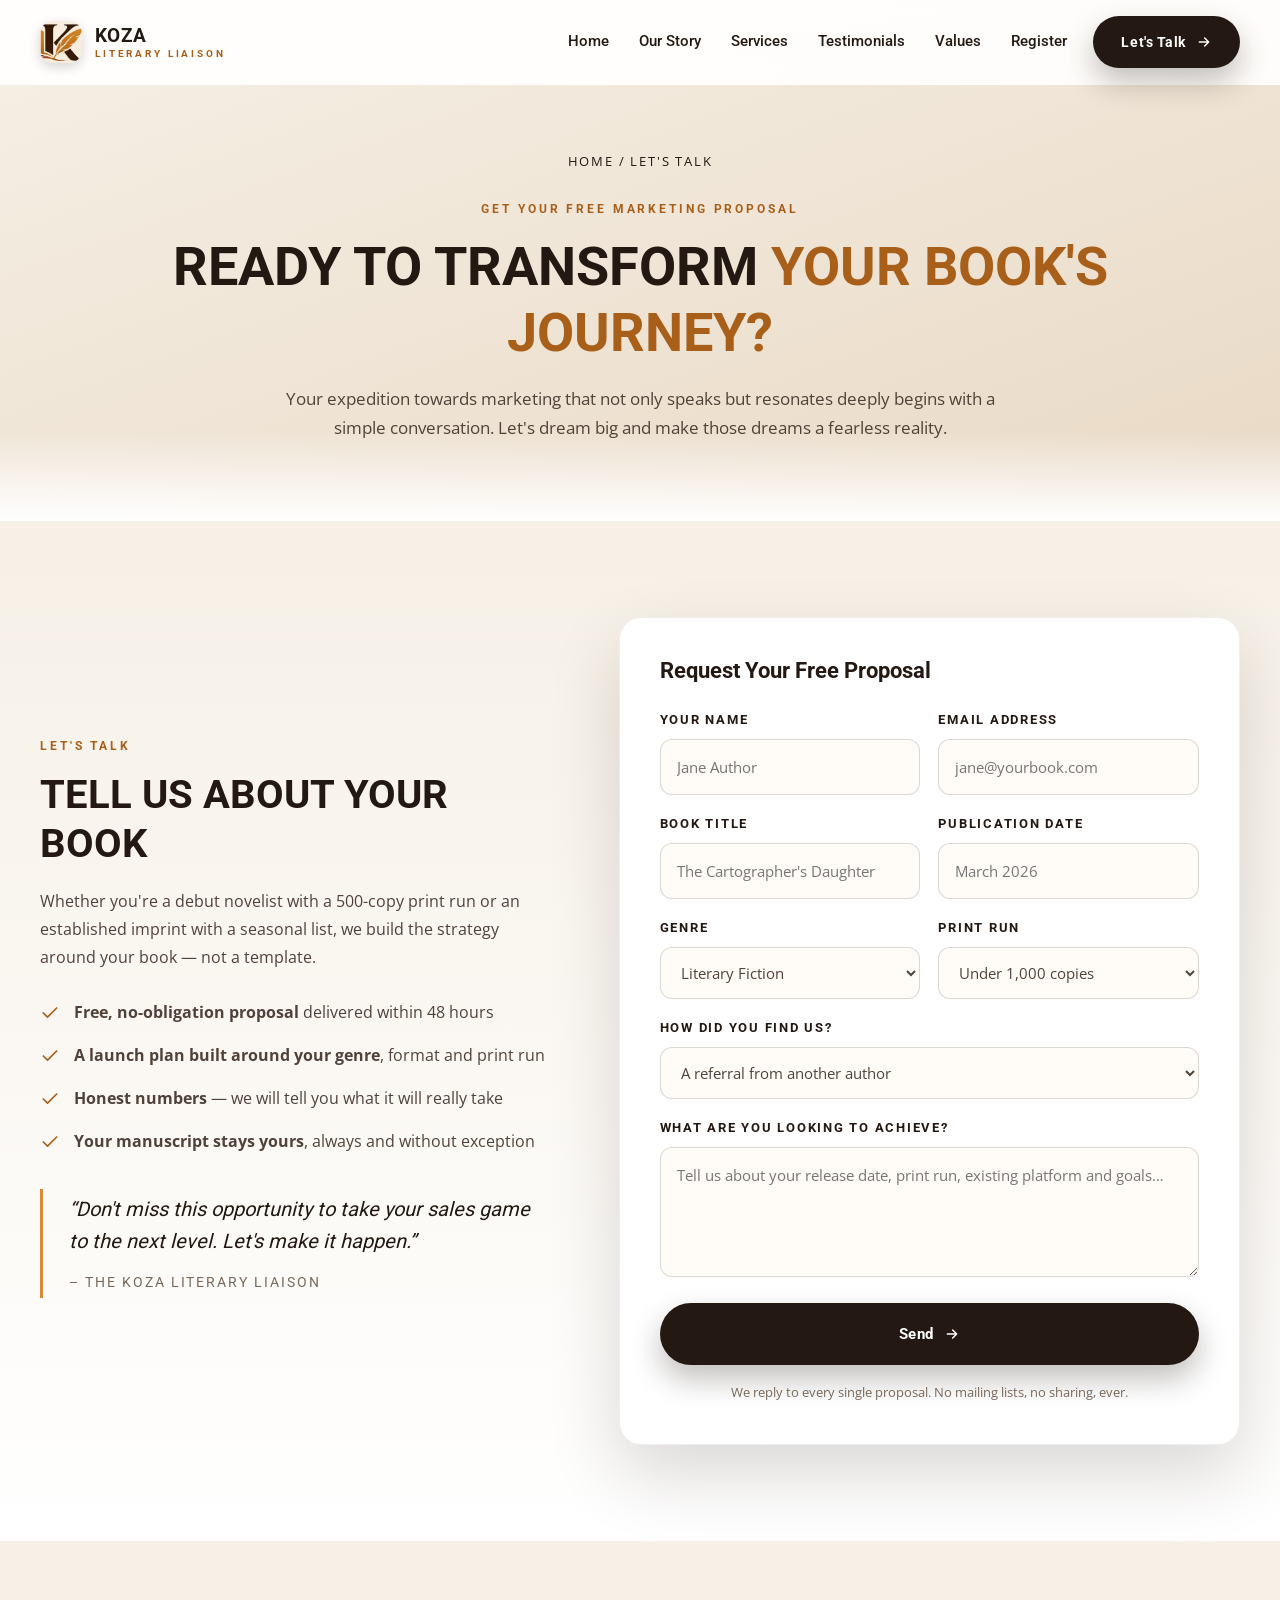
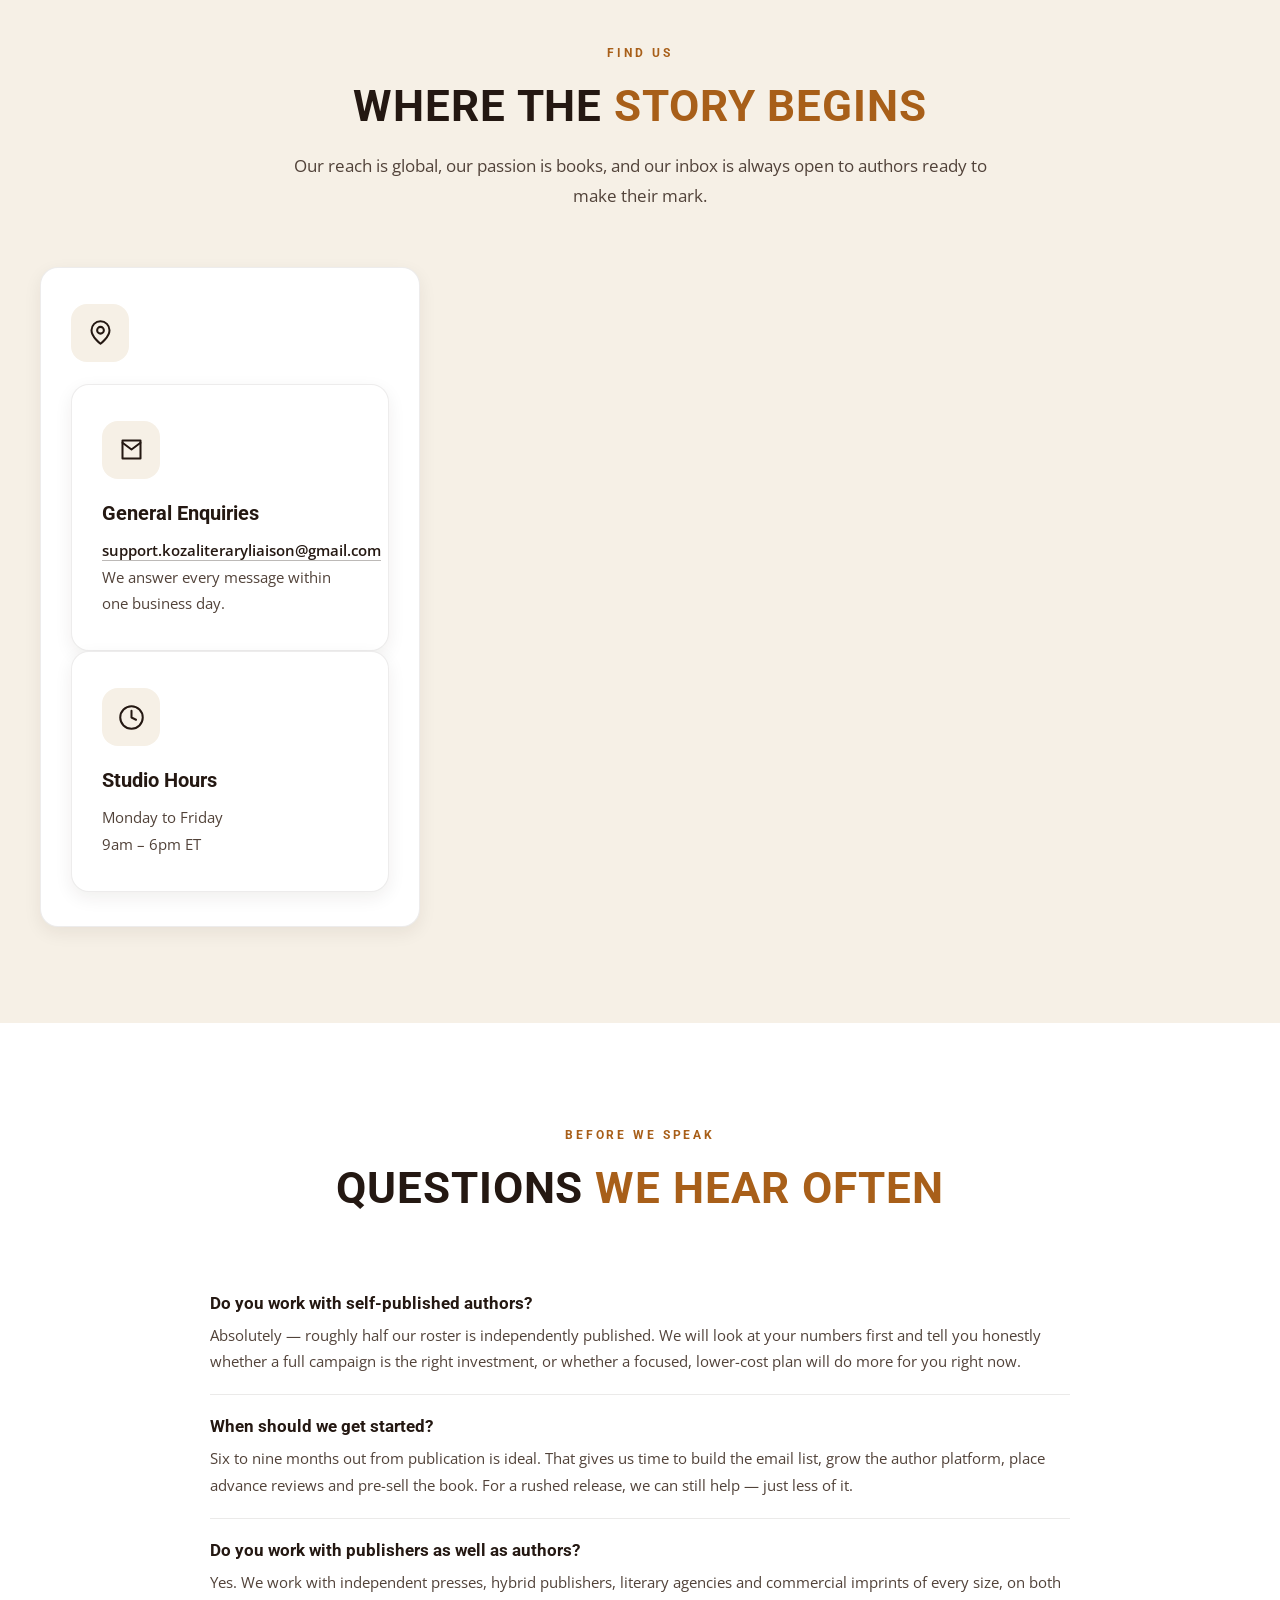
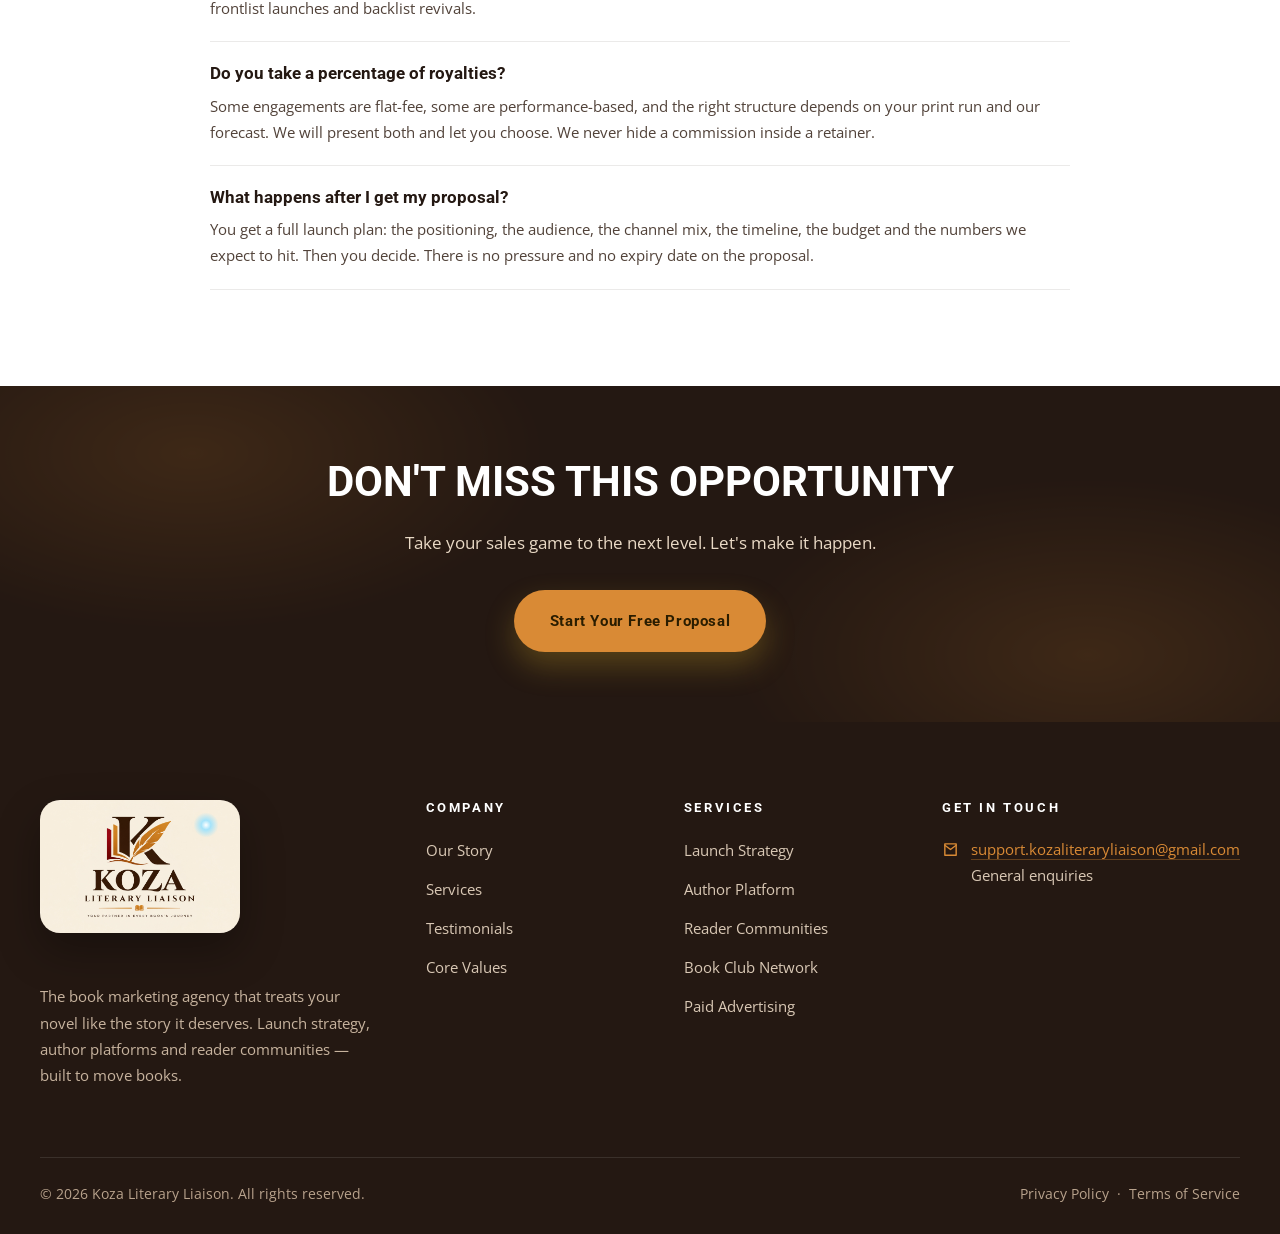
<file: lets-talk.html>
<!DOCTYPE html>
<html lang="en">
<head>
<meta charset="utf-8">
<meta name="viewport" content="width=device-width, initial-scale=1">
<title>Let's Talk — KOZA Literary Liaison</title>
<meta name="description" content="Get your free book marketing proposal. Tell us about your title, your release date and your goals, and we will build you a launch plan within 48 hours.">
<link rel="preload" href="assets/fonts/Roboto-700-latin.woff2" as="font" type="font/woff2" crossorigin>
<link rel="preload" href="assets/fonts/OpenSans-400-latin.woff2" as="font" type="font/woff2" crossorigin>
<link rel="stylesheet" href="assets/css/fonts.css">
<meta property="og:title" content="Let's Talk — KOZA Literary Liaison">
<meta property="og:description" content="Request a free marketing proposal for your book. A named strategist replies within one business day.">
<meta property="og:image" content="https://koza-literary-liaison.github.io/Koza/assets/img/koza-logo.jpg">
<meta name="twitter:card" content="summary_large_image">
<link rel="canonical" href="https://koza-literary-liaison.github.io/Koza/lets-talk.html">
<meta property="og:type" content="website">
<meta property="og:site_name" content="KOZA Literary Liaison">
<meta property="og:url" content="https://koza-literary-liaison.github.io/Koza/lets-talk.html">
<meta name="twitter:title" content="Let's Talk — KOZA Literary Liaison">
<meta name="twitter:description" content="Request a free marketing proposal for your book. A named strategist replies within one business day.">
<meta name="twitter:image" content="https://koza-literary-liaison.github.io/Koza/assets/img/koza-logo.jpg">
<link rel="stylesheet" href="assets/css/style.css">
<link rel="stylesheet" href="assets/css/logo.css">
<link rel="icon" type="image/png" href="assets/img/koza-favicon.png">
</head>
<body>
<a class="skip" href="#content">Skip to content</a>

<header class="header">
  <div class="wrap header__bar">
    <a class="brand" href="index.html" aria-label="Koza Literary Liaison home">
      <span class="brand__mark"><img src="assets/img/koza-mark.png" alt="Koza Literary Liaison monogram" width="42" height="42"></span>
      <span class="brand__name">Koza<small>Literary Liaison</small></span>
    </a>
    <nav class="nav" aria-label="Primary">
      <a href="index.html">Home</a>
      <a href="our-story.html">Our Story</a>
      <a href="index.html#services">Services</a>
      <a href="index.html#testimonials">Testimonials</a>
      <a href="index.html#values">Values</a>
      <a href="register.html">Register</a>
    </nav>
    <a class="btn btn--primary btn--sm header__cta" href="#form">
      Let's Talk
      <svg viewBox="0 0 24 24" fill="none" stroke="currentColor" stroke-width="2.2" stroke-linecap="round" stroke-linejoin="round"><path d="M5 12h14M13 6l6 6-6 6"/></svg>
    </a>
    <button class="burger" type="button" aria-label="Open menu" aria-expanded="false" aria-controls="mobileNav"><span></span></button>
  </div>
</header>

<div class="mobile-nav" id="mobileNav">
  <a href="index.html">Home</a>
  <a href="our-story.html">Our Story</a>
  <a href="index.html#services">Services</a>
  <a href="index.html#testimonials">Testimonials</a>
  <a href="index.html#values">Values</a>
  <a href="register.html">Register</a>
  <a class="btn btn--primary" href="#form">Let's Talk</a>
</div>

<main id="content">

<section class="page-hero">
  <div class="wrap">
    <div class="breadcrumb"><a href="index.html">Home</a> / Let's Talk</div>
    <span class="eyebrow">Get Your Free Marketing Proposal</span>
    <h1>Ready to Transform <span class="accent">Your Book's Journey?</span></h1>
    <p>Your expedition towards marketing that not only speaks but resonates deeply begins with a simple conversation. Let's dream big and make those dreams a fearless reality.</p>
  </div>
</section>

<!-- ========================================================== FORM -->
<section class="sec contact" id="form">
  <div class="wrap contact__grid">
    <div class="reveal">
      <span class="eyebrow">Let's Talk</span>
      <h2>Tell Us About Your Book</h2>
      <p>Whether you're a debut novelist with a 500-copy print run or an established imprint with a seasonal list, we build the strategy around your book — not a template.</p>

      <ul class="contact__list">
        <li>
          <svg viewBox="0 0 24 24" fill="none" stroke="currentColor" stroke-width="2" stroke-linecap="round" stroke-linejoin="round"><path d="M20 6 9 17l-5-5"/></svg>
          <span><strong>Free, no-obligation proposal</strong> delivered within 48 hours</span>
        </li>
        <li>
          <svg viewBox="0 0 24 24" fill="none" stroke="currentColor" stroke-width="2" stroke-linecap="round" stroke-linejoin="round"><path d="M20 6 9 17l-5-5"/></svg>
          <span><strong>A launch plan built around your genre</strong>, format and print run</span>
        </li>
        <li>
          <svg viewBox="0 0 24 24" fill="none" stroke="currentColor" stroke-width="2" stroke-linecap="round" stroke-linejoin="round"><path d="M20 6 9 17l-5-5"/></svg>
          <span><strong>Honest numbers</strong> — we will tell you what it will really take</span>
        </li>
        <li>
          <svg viewBox="0 0 24 24" fill="none" stroke="currentColor" stroke-width="2" stroke-linecap="round" stroke-linejoin="round"><path d="M20 6 9 17l-5-5"/></svg>
          <span><strong>Your manuscript stays yours</strong>, always and without exception</span>
        </li>
      </ul>

      <div class="quote-block" style="margin-top:34px">
        “Don't miss this opportunity to take your sales game to the next level. Let's make it happen.”
        <cite>– The Koza Literary Liaison</cite>
      </div>
    </div>

    <form class="form reveal" data-delay="2" data-form novalidate data-subject="New marketing proposal request from the KOZA website">
      <input type="text" name="_gotcha" class="hp" tabindex="-1" autocomplete="off" aria-hidden="true">
      <div class="form__success" role="status"></div>
      <div class="form__error" role="alert"></div>
      <h3>Request Your Free Proposal</h3>
      <div class="field__row">
        <div class="field">
          <label for="f-name">Your Name</label>
          <input id="f-name" type="text" name="name" placeholder="Jane Author" required>
        </div>
        <div class="field">
          <label for="f-email">Email Address</label>
          <input id="f-email" type="email" name="email" placeholder="jane@yourbook.com" required>
        </div>
      </div>
      <div class="field__row">
        <div class="field">
          <label for="f-title">Book Title</label>
          <input id="f-title" type="text" name="title" placeholder="The Cartographer's Daughter">
        </div>
        <div class="field">
          <label for="f-date">Publication Date</label>
          <input id="f-date" type="text" name="date" placeholder="March 2026">
        </div>
      </div>
      <div class="field__row">
        <div class="field">
          <label for="f-genre">Genre</label>
          <select id="f-genre" name="genre">
            <option value="1">Literary Fiction</option>
            <option value="2">Thriller &amp; Suspense</option>
            <option value="3">Memoir &amp; Biography</option>
            <option value="4">Romance</option>
            <option value="5">Fantasy &amp; Science Fiction</option>
            <option value="6">Non-fiction &amp; Business</option>
            <option value="7">Children &amp; Young Adult</option>
          </select>
        </div>
        <div class="field">
          <label for="f-run">Print Run</label>
          <select id="f-run" name="run">
            <option value="1">Under 1,000 copies</option>
            <option value="2">1,000 – 5,000 copies</option>
            <option value="3">5,000 – 20,000 copies</option>
            <option value="4">20,000+ copies</option>
            <option value="5">Self-published / Unknown yet</option>
          </select>
        </div>
      </div>
      <div class="field">
        <label for="f-source">How did you find us?</label>
        <select id="f-source" name="source">
          <option value="1">A referral from another author</option>
          <option value="2">Google search</option>
          <option value="3">Social media</option>
          <option value="4">A publisher or agent</option>
          <option value="5">A book marketing podcast</option>
          <option value="6">Other</option>
        </select>
      </div>
      <div class="field">
        <label for="f-msg">What are you looking to achieve?</label>
        <textarea id="f-msg" name="message" placeholder="Tell us about your release date, print run, existing platform and goals…"></textarea>
      </div>
      <button class="btn btn--primary" type="submit">
        Send
        <svg viewBox="0 0 24 24" fill="none" stroke="currentColor" stroke-width="2.2" stroke-linecap="round" stroke-linejoin="round"><path d="M5 12h14M13 6l6 6-6 6"/></svg>
      </button>
      <p class="form__note">We reply to every single proposal. No mailing lists, no sharing, ever.</p>
    </form>
  </div>
</section>

<!-- ========================================================== DETAILS -->
<section class="sec sec--pale">
  <div class="wrap">
    <div class="sec-head reveal">
      <span class="eyebrow">Find Us</span>
      <h2>Where The <span class="accent">Story Begins</span></h2>
      <p>Our reach is global, our passion is books, and our inbox is always open to authors ready to make their mark.</p>
    </div>
    <div class="grid-3">
      <div class="card reveal">
        <div class="card__ico">
          <svg viewBox="0 0 24 24" fill="none" stroke="currentColor" stroke-width="1.8" stroke-linecap="round" stroke-linejoin="round"><path d="M20 10c0 6-8 12-8 12s-8-6-8-12a8 8 0 0 1 16 0Z"/><circle cx="12" cy="10" r="3"/></svg>
        </div>
       
      <div class="card reveal" data-delay="1">
        <div class="card__ico">
          <svg viewBox="0 0 24 24" fill="none" stroke="currentColor" stroke-width="1.8" stroke-linecap="round" stroke-linejoin="round"><path d="M4 4h16v16H4z" fill="none"/><path d="m4 6 8 6 8-6"/></svg>
        </div>
        <h3>General Enquiries</h3>
        <p><a class="mail-link" href="mailto:support.kozaliteraryliaison@gmail.com">support.kozaliteraryliaison@gmail.com</a><br>We answer every message within one business day.</p>
      </div>
      <div class="card reveal" data-delay="2">
        <div class="card__ico">
          <svg viewBox="0 0 24 24" fill="none" stroke="currentColor" stroke-width="1.8" stroke-linecap="round" stroke-linejoin="round"><circle cx="12" cy="12" r="10"/><polyline points="12 6 12 12 16 14"/></svg>
        </div>
        <h3>Studio Hours</h3>
        <p>Monday to Friday<br>9am – 6pm ET</p>
      </div>
    </div>
  </div>
</section>

<!-- ============================================================= FAQ -->
<section class="sec">
  <div class="wrap" style="max-width:900px">
    <div class="sec-head reveal">
      <span class="eyebrow">Before We Speak</span>
      <h2>Questions <span class="accent">We Hear Often</span></h2>
    </div>

    <div class="values" style="columns:1">
      <div class="value reveal" style="display:block">
        <h4 style="margin-bottom:8px">Do you work with self-published authors?</h4>
        <p style="margin:0;font-size:15px">Absolutely — roughly half our roster is independently published. We will look at your numbers first and tell you honestly whether a full campaign is the right investment, or whether a focused, lower-cost plan will do more for you right now.</p>
      </div>
      <div class="value reveal" style="display:block">
        <h4 style="margin-bottom:8px">When should we get started?</h4>
        <p style="margin:0;font-size:15px">Six to nine months out from publication is ideal. That gives us time to build the email list, grow the author platform, place advance reviews and pre-sell the book. For a rushed release, we can still help — just less of it.</p>
      </div>
      <div class="value reveal" style="display:block">
        <h4 style="margin-bottom:8px">Do you work with publishers as well as authors?</h4>
        <p style="margin:0;font-size:15px">Yes. We work with independent presses, hybrid publishers, literary agencies and commercial imprints of every size, on both frontlist launches and backlist revivals.</p>
      </div>
      <div class="value reveal" style="display:block">
        <h4 style="margin-bottom:8px">Do you take a percentage of royalties?</h4>
        <p style="margin:0;font-size:15px">Some engagements are flat-fee, some are performance-based, and the right structure depends on your print run and our forecast. We will present both and let you choose. We never hide a commission inside a retainer.</p>
      </div>
      <div class="value reveal" style="display:block">
        <h4 style="margin-bottom:8px">What happens after I get my proposal?</h4>
        <p style="margin:0;font-size:15px">You get a full launch plan: the positioning, the audience, the channel mix, the timeline, the budget and the numbers we expect to hit. Then you decide. There is no pressure and no expiry date on the proposal.</p>
      </div>
    </div>
  </div>
</section>

<!-- ============================================================= CTA -->
<section class="sec sec--tight band">
  <div class="wrap band__inner">
    <h2>Don't Miss This Opportunity</h2>
    <p>Take your sales game to the next level. Let's make it happen.</p>
    <div class="band__actions">
      <a class="btn btn--gold" href="#form">Start Your Free Proposal</a>
    </div>
  </div>
</section>

</main>

<footer class="footer">
  <div class="wrap">
    <div class="footer__grid">
      <div>
        <a class="koza-logo" href="index.html" aria-label="Koza Literary Liaison home">
          <img src="assets/img/koza-lockup.jpg" alt="Koza Literary Liaison — book literary &amp; marketing agency" width="760" height="760">
          <svg class="koza-logo__write" viewBox="0 0 760 760" aria-hidden="true" focusable="false"><path class="koza-logo__pen-glow" d="M334,294 C392,330 448,364 498,394"/><path class="koza-logo__pen-core" d="M334,294 C392,330 448,364 498,394"/><path class="koza-logo__pen-comet" d="M334,294 C392,330 448,364 498,394"/></svg>
          <span class="koza-logo__nib" aria-hidden="true"><span></span></span>
        </a>
        <p style="margin-top:20px;max-width:330px">The book marketing agency that treats your novel like the story it deserves. Launch strategy, author platforms and reader communities — built to move books.</p>
      </div>
      <div>
        <h4>Company</h4>
        <ul class="footer__links">
          <li><a href="our-story.html">Our Story</a></li>
          <li><a href="index.html#services">Services</a></li>
          <li><a href="index.html#testimonials">Testimonials</a></li>
          <li><a href="index.html#values">Core Values</a></li>
        </ul>
      </div>
      <div>
        <h4>Services</h4>
        <ul class="footer__links">
          <li><a href="#form">Launch Strategy</a></li>
          <li><a href="#form">Author Platform</a></li>
          <li><a href="#form">Reader Communities</a></li>
          <li><a href="#form">Book Club Network</a></li>
          <li><a href="#form">Paid Advertising</a></li>
        </ul>
      </div>
      <div>
        <h4>Get In Touch</h4>
        <ul class="footer__contact">
          <li>
            <svg viewBox="0 0 24 24" fill="none" stroke="currentColor" stroke-width="2" stroke-linecap="round" stroke-linejoin="round"><path d="M4 4h16v16H4z" fill="none"/><path d="m4 6 8 6 8-6"/></svg>
            <span><a href="mailto:support.kozaliteraryliaison@gmail.com">support.kozaliteraryliaison@gmail.com</a><br>General enquiries</span>
          </li>
         
        </ul>
      </div>
    </div>
    <div class="footer__bottom">
      <span>© <span data-year>2026</span> Koza Literary Liaison. All rights reserved.</span>
      <span><a href="privacy.html">Privacy Policy</a> &nbsp;·&nbsp; <a href="terms.html">Terms of Service</a></span>
    </div>
  </div>
</footer>

<script src="assets/js/site-config.js"></script>
<script src="assets/js/forms.js"></script>
<script src="assets/js/main.js"></script>
</body>
</html>
</file>
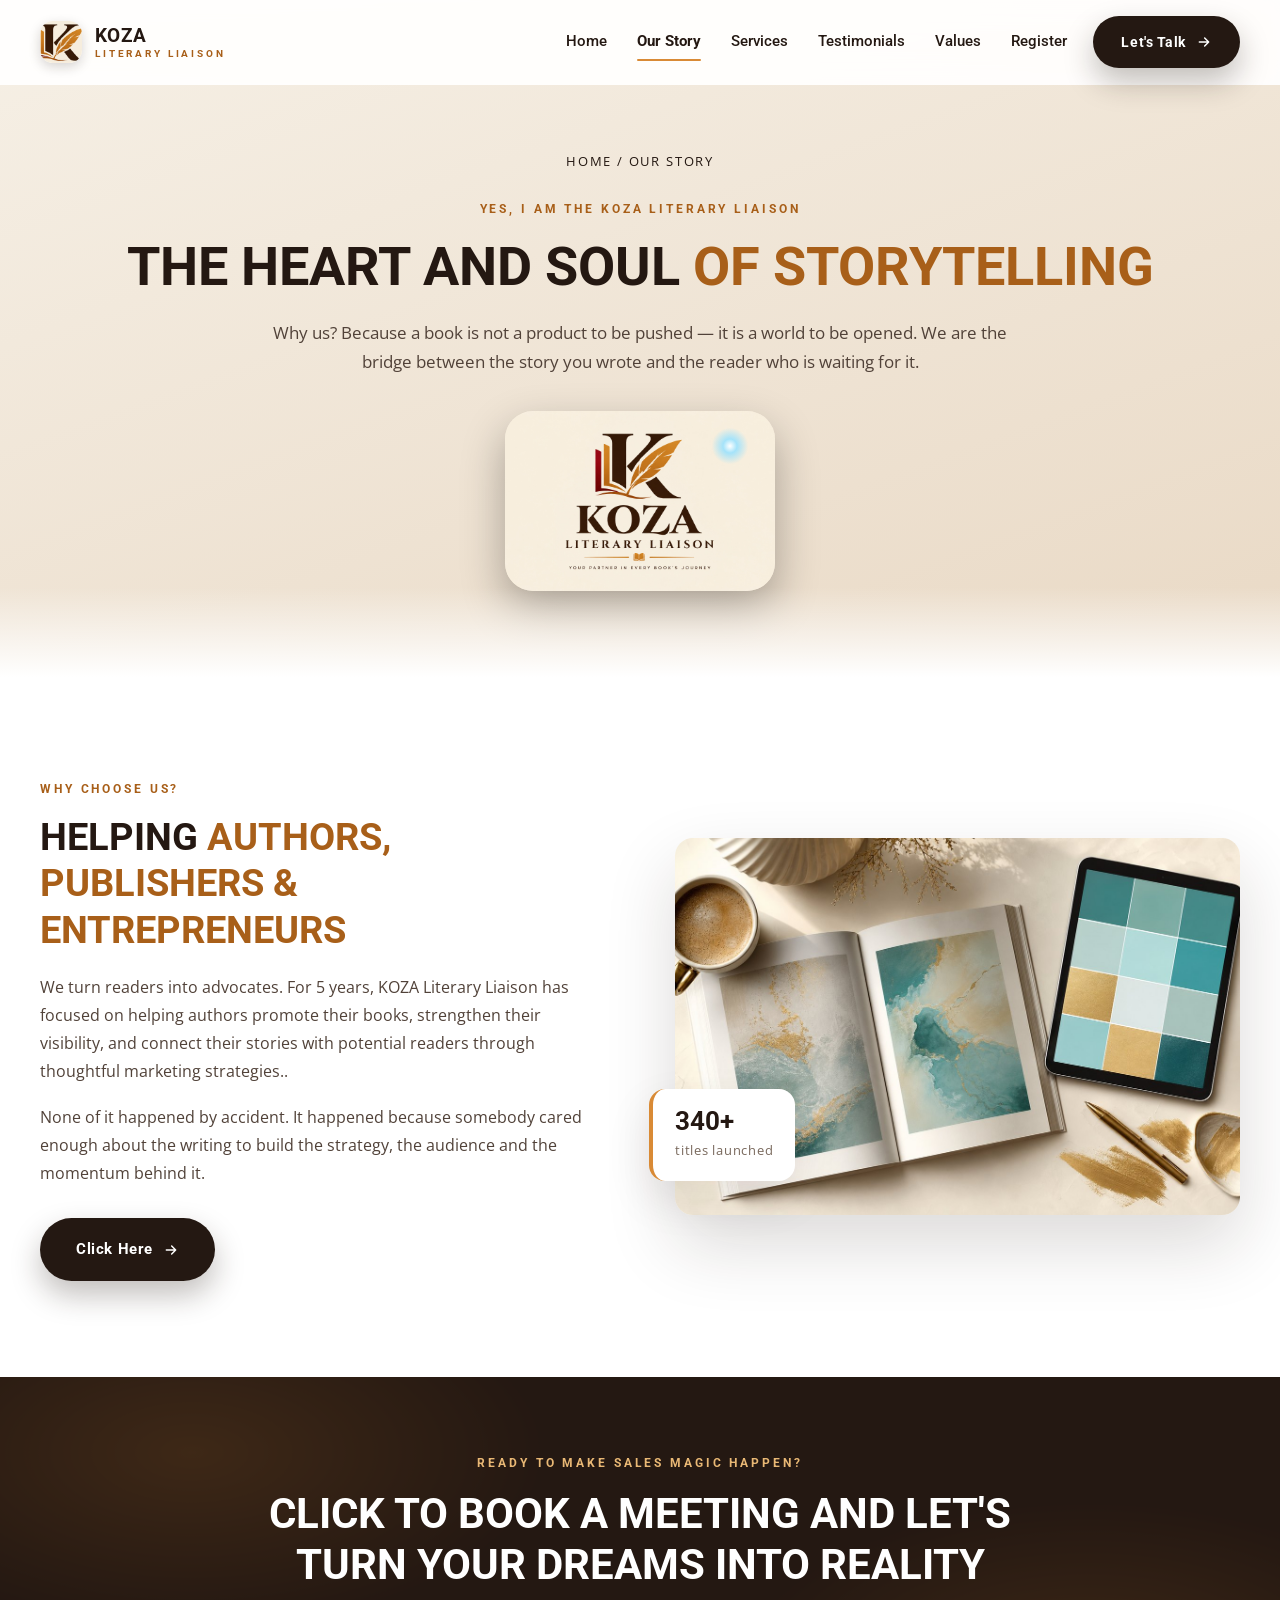
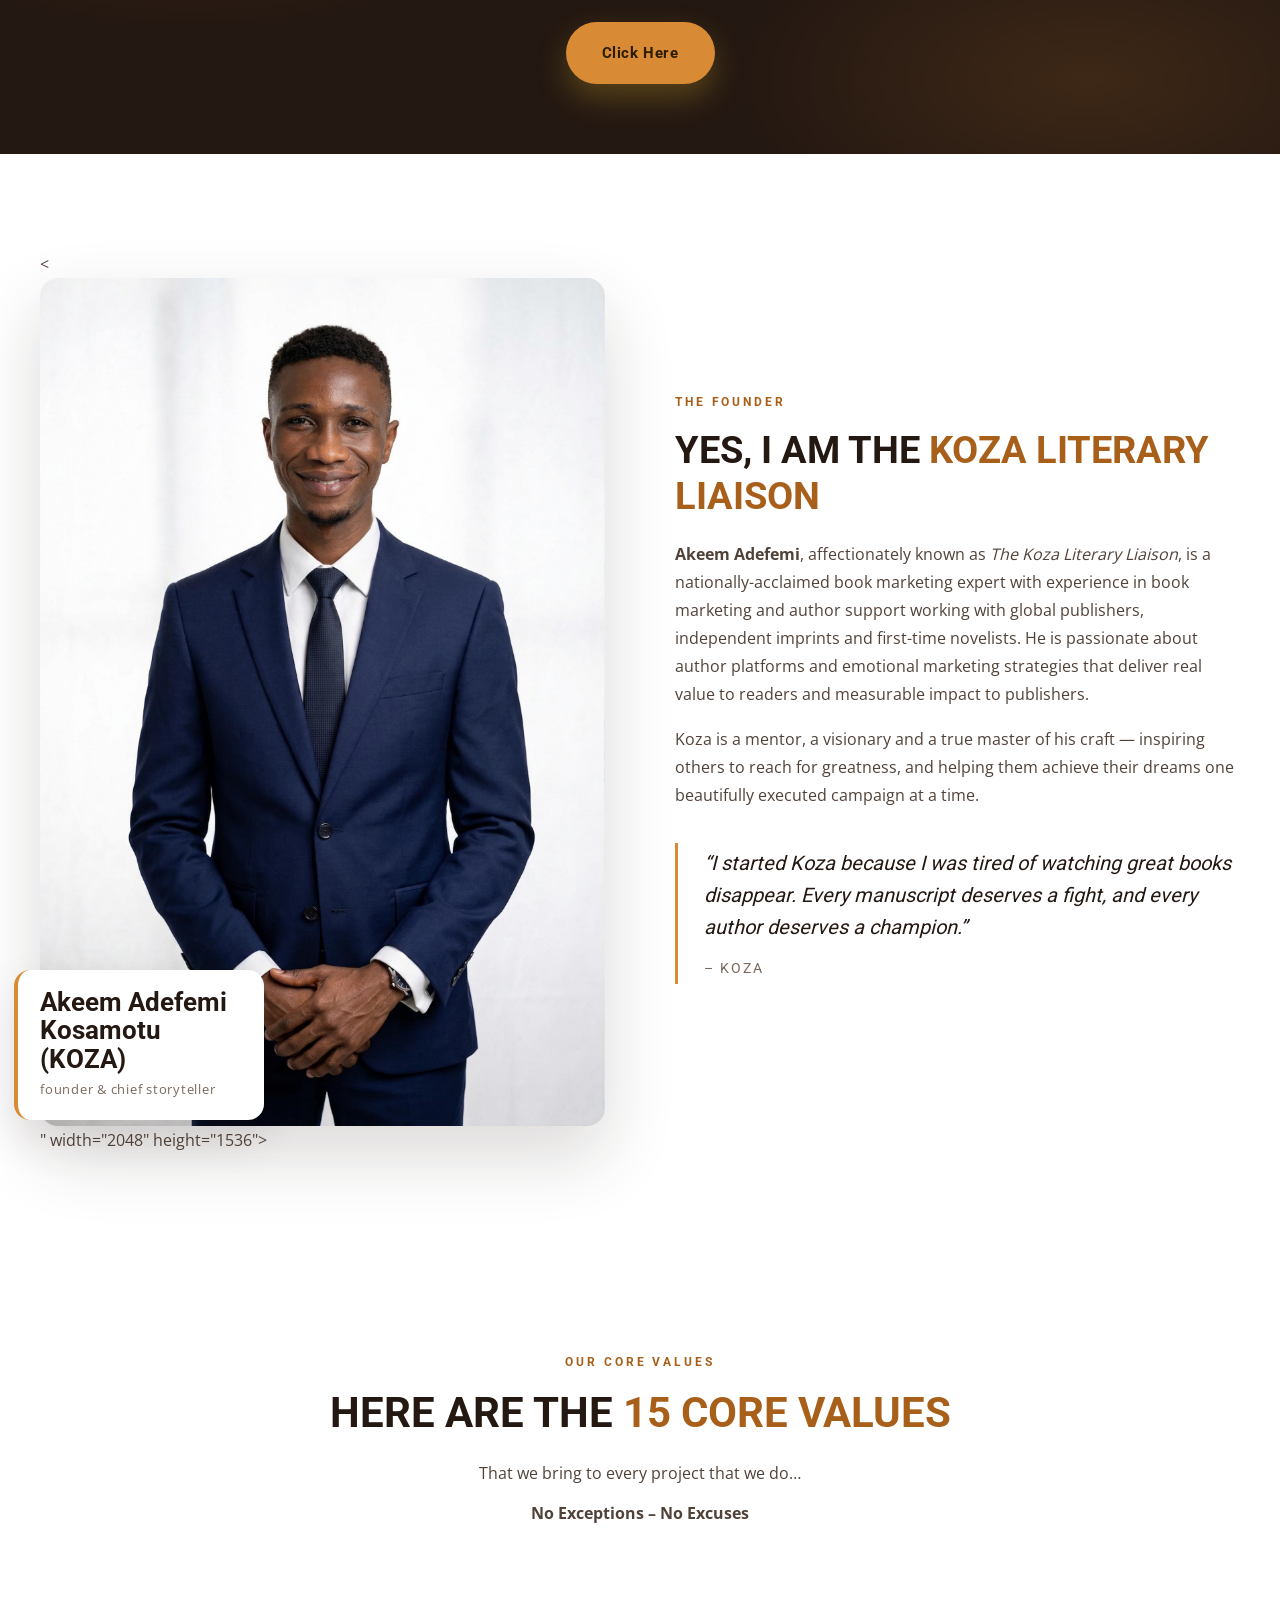
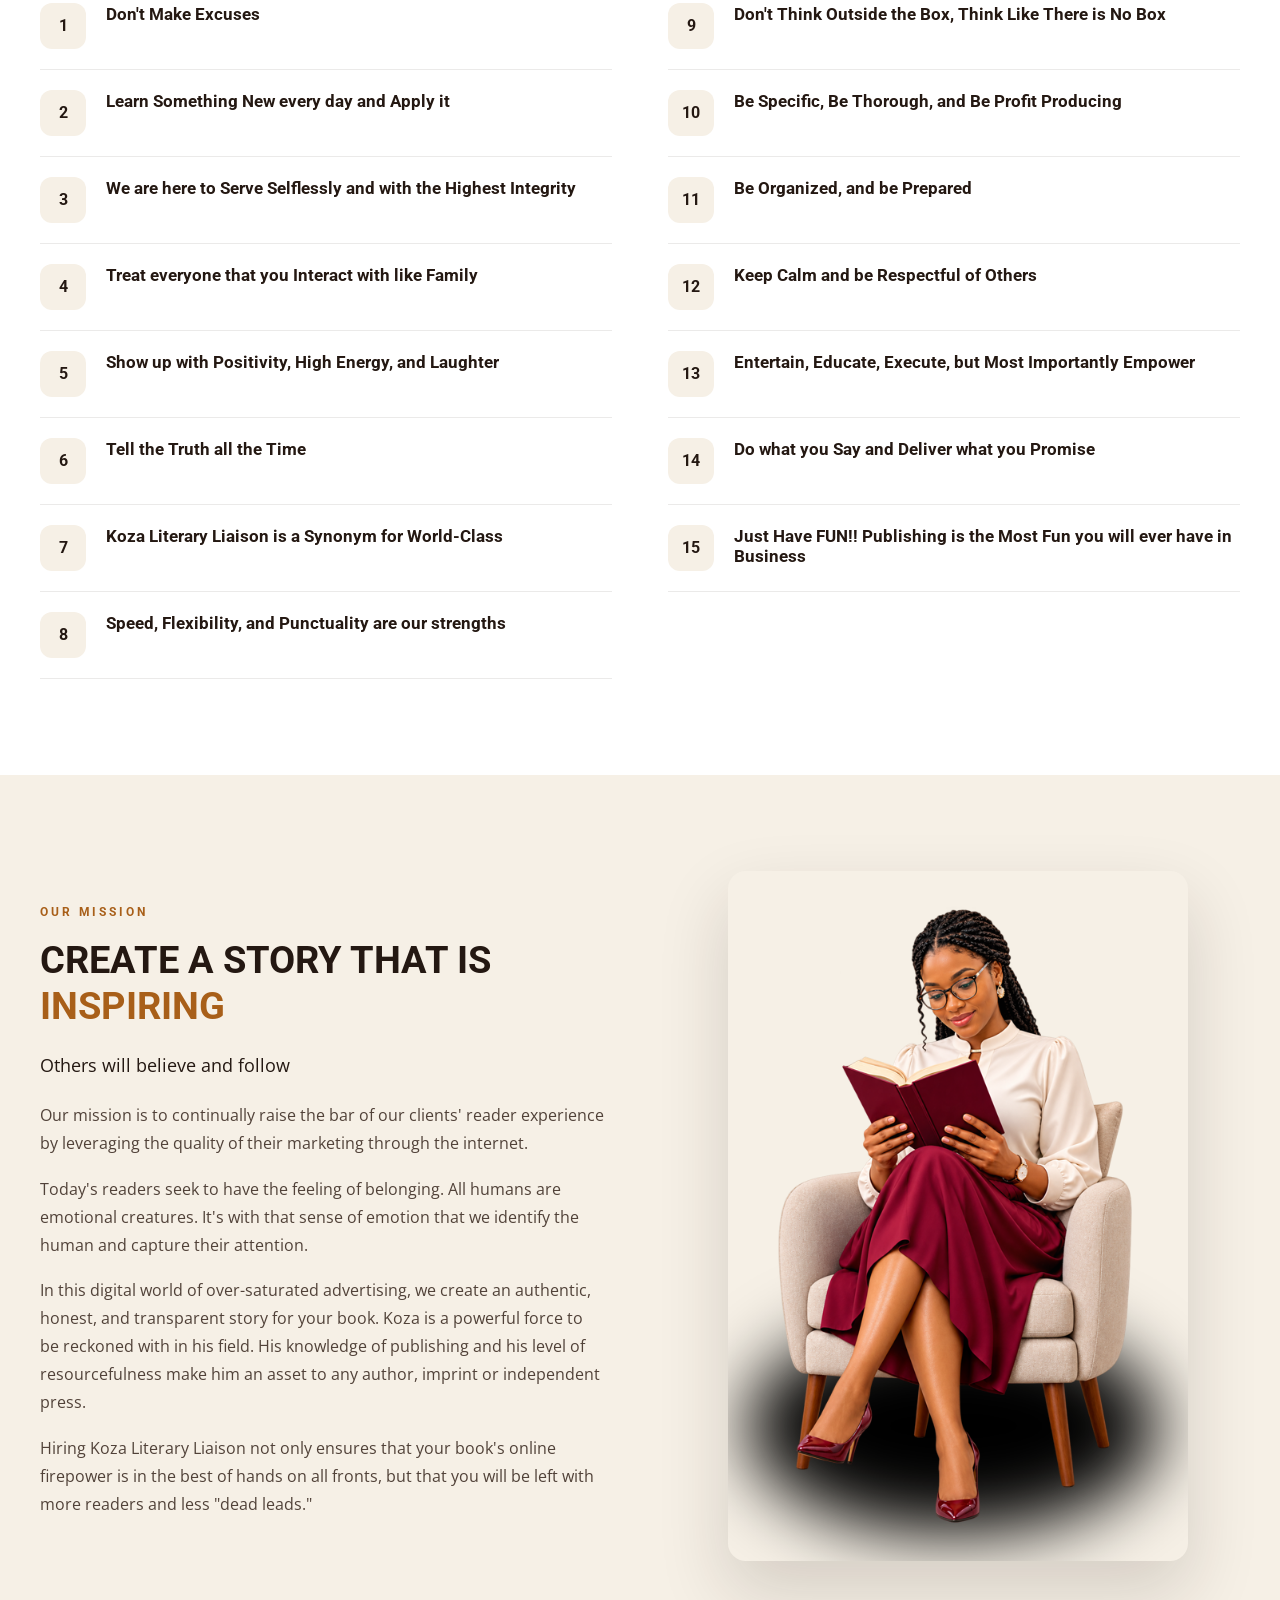
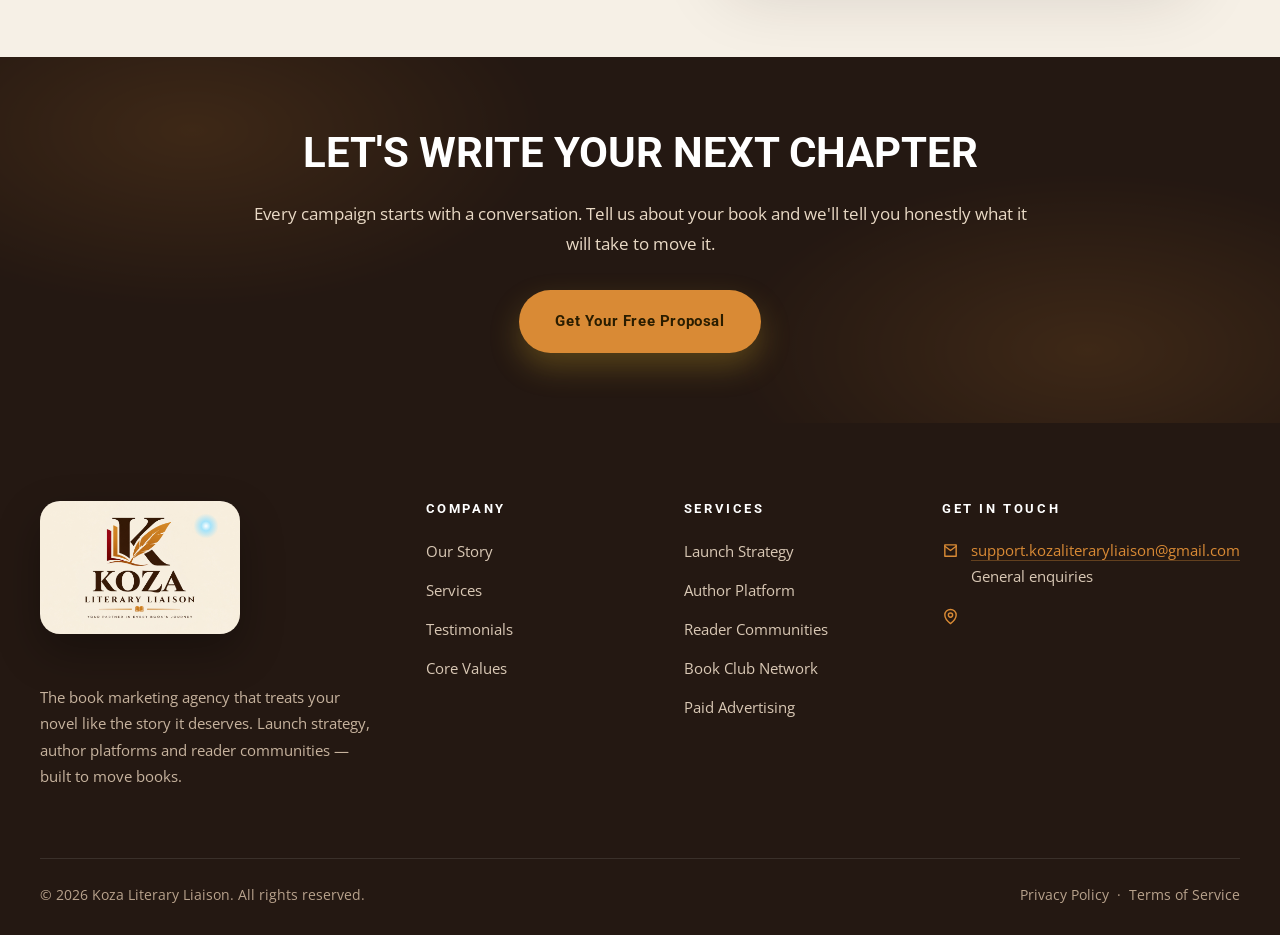
<file: our-story.html>
<!DOCTYPE html>
<html lang="en">
<head>
<meta charset="utf-8">
<meta name="viewport" content="width=device-width, initial-scale=1">
<title>Our Story — KOZA Literary Liaison</title>
<meta name="description" content="The story behind Koza Literary Liaison: 5 years of supporting authors and connecting stories with readers, the founder's journey, our client reviews, and the 15 core values we bring to every campaign.">
<link rel="preload" href="assets/fonts/Roboto-700-latin.woff2" as="font" type="font/woff2" crossorigin>
<link rel="preload" href="assets/fonts/OpenSans-400-latin.woff2" as="font" type="font/woff2" crossorigin>
<link rel="stylesheet" href="assets/css/fonts.css">
<meta property="og:title" content="Our Story — KOZA Literary Liaison">
<meta property="og:description" content="5 years of supporting authors, promoting books, and championing stories.">
<meta property="og:image" content="https://koza-literary-liaison.github.io/Koza/assets/img/koza-logo.jpg">
<meta name="twitter:card" content="summary_large_image">
<link rel="canonical" href="https://koza-literary-liaison.github.io/Koza/our-story.html">
<meta property="og:type" content="website">
<meta property="og:site_name" content="KOZA Literary Liaison">
<meta property="og:url" content="https://koza-literary-liaison.github.io/Koza/our-story.html">
<meta name="twitter:title" content="Our Story — KOZA Literary Liaison">
<meta name="twitter:description" content="For 5 years we have watched books rise from nothing">
<meta name="twitter:image" content="https://koza-literary-liaison.github.io/Koza/assets/img/koza-logo.jpg">
<link rel="stylesheet" href="assets/css/style.css">
<link rel="stylesheet" href="assets/css/logo.css">
<link rel="icon" type="image/png" href="assets/img/koza-favicon.png">
</head>
<body>
<a class="skip" href="#content">Skip to content</a>

<header class="header">
  <div class="wrap header__bar">
    <a class="brand" href="index.html" aria-label="Koza Literary Liaison home">
      <span class="brand__mark"><img src="assets/img/koza-mark.png" alt="Koza Literary Liaison monogram" width="42" height="42"></span>
      <span class="brand__name">Koza<small>Literary Liaison</small></span>
    </a>
    <nav class="nav" aria-label="Primary">
      <a href="index.html">Home</a>
      <a href="our-story.html" class="is-active">Our Story</a>
      <a href="index.html#services">Services</a>
      <a href="index.html#testimonials">Testimonials</a>
      <a href="index.html#values">Values</a>
      <a href="register.html">Register</a>
    </nav>
    <a class="btn btn--primary btn--sm header__cta" href="lets-talk.html">
      Let's Talk
      <svg viewBox="0 0 24 24" fill="none" stroke="currentColor" stroke-width="2.2" stroke-linecap="round" stroke-linejoin="round"><path d="M5 12h14M13 6l6 6-6 6"/></svg>
    </a>
    <button class="burger" type="button" aria-label="Open menu" aria-expanded="false" aria-controls="mobileNav"><span></span></button>
  </div>
</header>

<div class="mobile-nav" id="mobileNav">
  <a href="index.html">Home</a>
  <a href="our-story.html">Our Story</a>
  <a href="index.html#services">Services</a>
  <a href="index.html#testimonials">Testimonials</a>
  <a href="index.html#values">Values</a>
  <a href="register.html">Register</a>
  <a class="btn btn--primary" href="lets-talk.html">Let's Talk</a>
</div>

<main id="content">

<!-- ======================================================= PAGE HERO -->
<section class="page-hero">
  <div class="wrap">
    <div class="breadcrumb"><a href="index.html">Home</a> / Our Story</div>
    <span class="eyebrow">Yes, I am the Koza Literary Liaison</span>
    <h1>The Heart and Soul <span class="accent">of Storytelling</span></h1>
    <p style="max-width:760px">Why us? Because a book is not a product to be pushed — it is a world to be opened. We are the bridge between the story you wrote and the reader who is waiting for it.</p>
    <div class="story-logo">
      <a class="koza-logo koza-logo--lg" href="index.html" aria-label="Koza Literary Liaison — book literary &amp; marketing agency">
        <img src="assets/img/koza-lockup.jpg" alt="Koza Literary Liaison — book literary &amp; marketing agency. Publish, promote, grow" width="760" height="760">
        <svg class="koza-logo__write" viewBox="0 0 760 760" aria-hidden="true" focusable="false"><path class="koza-logo__pen-glow" d="M334,294 C392,330 448,364 498,394"/><path class="koza-logo__pen-core" d="M334,294 C392,330 448,364 498,394"/><path class="koza-logo__pen-comet" d="M334,294 C392,330 448,364 498,394"/></svg>
        <span class="koza-logo__nib" aria-hidden="true"><span></span></span>
      </a>
    </div>
  </div>
</section>

<!-- ====================================================== WHY CHOOSE -->
<section class="sec">
  <div class="wrap">
    <div class="chronicles__grid">
      <div class="chronicles__copy reveal">
        <span class="eyebrow">Why Choose Us?</span>
        <h2>Helping <span class="accent">Authors, Publishers &amp; Entrepreneurs</span></h2>
        <p>We turn readers into advocates. For 5 years, KOZA Literary Liaison has focused on helping authors promote their books, strengthen their visibility, and connect their stories with potential readers through thoughtful marketing strategies..</p>
        <p>None of it happened by accident. It happened because somebody cared enough about the writing to build the strategy, the audience and the momentum behind it.</p>
        <a class="btn btn--primary" href="lets-talk.html" style="margin-top:14px">
          Click Here
          <svg viewBox="0 0 24 24" fill="none" stroke="currentColor" stroke-width="2.2" stroke-linecap="round" stroke-linejoin="round"><path d="M5 12h14M13 6l6 6-6 6"/></svg>
        </a>
      </div>
      <div class="chronicles__media reveal" data-delay="2">
        <img src="assets/img/project-3.jpg" alt="An open paperback and tablet on a cream desk in soft daylight" width="1200" height="801">
        <div class="chip">
          <strong>340+</strong>
          <span>titles launched</span>
        </div>
      </div>
    </div>
  </div>
</section>

<!-- ====================================================== BAND CTA -->
<section class="sec sec--tight band">
  <div class="wrap band__inner">
    <span class="eyebrow" style="color:var(--gold-soft)">Ready to make sales magic happen?</span>
    <h2>Click to Book a Meeting and Let's Turn Your Dreams Into Reality</h2>
    <div class="band__actions">
      <a class="btn btn--gold" href="lets-talk.html">Click Here</a>
    </div>
  </div>
</section>

<!-- ====================================================== FOUNDER -->
<section class="sec" id="founder">
  <div class="wrap">
    <div class="chronicles__grid">
      <div class="chronicles__media reveal">
        <<img src="assets/img/koza-founder.jpg" alt="Akeem Adefemi Kosamotu, Founder of KOZA Literary Liaison">" width="2048" height="1536">
        <div class="chip">
          <strong>Akeem Adefemi Kosamotu (KOZA)</strong>
          <span>founder &amp; chief storyteller</span>
        </div>
      </div>
      <div class="chronicles__copy reveal" data-delay="2">
        <span class="eyebrow">The Founder</span>
        <h2>Yes, I Am The <span class="accent">Koza Literary Liaison</span></h2>
        <p><strong>Akeem Adefemi</strong>, affectionately known as <em>The Koza Literary Liaison</em>, is a nationally-acclaimed book marketing expert with experience in book marketing and author support working with global publishers, independent imprints and first-time novelists. He is passionate about author platforms and emotional marketing strategies that deliver real value to readers and measurable impact to publishers.</p>
        <p>Koza is a mentor, a visionary and a true master of his craft — inspiring others to reach for greatness, and helping them achieve their dreams one beautifully executed campaign at a time.</p>
        <blockquote class="quote-block">
          “I started Koza because I was tired of watching great books disappear. Every manuscript deserves a fight, and every author deserves a champion.”
          <cite>– Koza</cite>
        </blockquote>
      </div>
    </div>
  </div>
</section>
  
<!-- =================================================== CORE VALUES -->
<section class="sec" id="values">
  <div class="wrap">
    <div class="values__head reveal">
      <span class="eyebrow">Our Core Values</span>
      <h2>Here Are The <span class="accent">15 Core Values</span></h2>
      <p>That we bring to every project that we do…</p>
      <p style="margin-top:12px"><strong>No Exceptions – No Excuses</strong></p>
    </div>

    <div class="values">
      <div class="value reveal"><div class="value__num">1</div><h4>Don't Make Excuses</h4></div>
      <div class="value reveal" data-delay="1"><div class="value__num">2</div><h4>Learn Something New every day and Apply it</h4></div>
      <div class="value reveal" data-delay="2"><div class="value__num">3</div><h4>We are here to Serve Selflessly and with the Highest Integrity</h4></div>
      <div class="value reveal" data-delay="3"><div class="value__num">4</div><h4>Treat everyone that you Interact with like Family</h4></div>
      <div class="value reveal"><div class="value__num">5</div><h4>Show up with Positivity, High Energy, and Laughter</h4></div>
      <div class="value reveal" data-delay="1"><div class="value__num">6</div><h4>Tell the Truth all the Time</h4></div>
      <div class="value reveal" data-delay="2"><div class="value__num">7</div><h4>Koza Literary Liaison is a Synonym for World-Class</h4></div>
      <div class="value reveal" data-delay="3"><div class="value__num">8</div><h4>Speed, Flexibility, and Punctuality are our strengths</h4></div>
      <div class="value reveal"><div class="value__num">9</div><h4>Don't Think Outside the Box, Think Like There is No Box</h4></div>
      <div class="value reveal" data-delay="1"><div class="value__num">10</div><h4>Be Specific, Be Thorough, and Be Profit Producing</h4></div>
      <div class="value reveal" data-delay="2"><div class="value__num">11</div><h4>Be Organized, and be Prepared</h4></div>
      <div class="value reveal" data-delay="3"><div class="value__num">12</div><h4>Keep Calm and be Respectful of Others</h4></div>
      <div class="value reveal"><div class="value__num">13</div><h4>Entertain, Educate, Execute, but Most Importantly Empower</h4></div>
      <div class="value reveal" data-delay="1"><div class="value__num">14</div><h4>Do what you Say and Deliver what you Promise</h4></div>
      <div class="value reveal" data-delay="2"><div class="value__num">15</div><h4>Just Have FUN!! Publishing is the Most Fun you will ever have in Business</h4></div>
    </div>
  </div>
</section>

<!-- ======================================================== MISSION -->
<section class="sec sec--pale">
  <div class="wrap">
    <div class="chronicles__grid">
      <div class="chronicles__copy reveal">
        <span class="eyebrow">Our Mission</span>
        <h2>Create a story that is <span class="accent">inspiring</span></h2>
        <p style="font-size:18px;color:var(--teal)">Others will believe and follow</p>
        <p>Our mission is to continually raise the bar of our clients' reader experience by leveraging the quality of their marketing through the internet.</p>
        <p>Today's readers seek to have the feeling of belonging. All humans are emotional creatures. It's with that sense of emotion that we identify the human and capture their attention.</p>
        <p>In this digital world of over-saturated advertising, we create an authentic, honest, and transparent story for your book. Koza is a powerful force to be reckoned with in his field. His knowledge of publishing and his level of resourcefulness make him an asset to any author, imprint or independent press.</p>
        <p>Hiring Koza Literary Liaison not only ensures that your book's online firepower is in the best of hands on all fronts, but that you will be left with more readers and less "dead leads."</p>
      </div>
      <div class="chronicles__media reveal" data-delay="2">
       <img src="assets/img/woman-reading.png"
     alt="A woman sitting comfortably in an armchair reading a book"
     width="1024"
     height="1536"
     style="max-width:460px;width:100%;height:auto;object-fit:contain;margin:0 auto"></div>
    </div>
  </div>
</section>

<!-- ========================================================== CTA -->
<section class="sec sec--tight band">
  <div class="wrap band__inner">
    <h2>Let's Write Your Next Chapter</h2>
    <p>Every campaign starts with a conversation. Tell us about your book and we'll tell you honestly what it will take to move it.</p>
    <div class="band__actions">
      <a class="btn btn--gold" href="lets-talk.html">Get Your Free Proposal</a>
    </div>
  </div>
</section>

</main>

<footer class="footer">
  <div class="wrap">
    <div class="footer__grid">
      <div>
        <a class="koza-logo" href="index.html" aria-label="Koza Literary Liaison home">
          <img src="assets/img/koza-lockup.jpg" alt="Koza Literary Liaison — book literary &amp; marketing agency" width="760" height="760">
          <svg class="koza-logo__write" viewBox="0 0 760 760" aria-hidden="true" focusable="false"><path class="koza-logo__pen-glow" d="M334,294 C392,330 448,364 498,394"/><path class="koza-logo__pen-core" d="M334,294 C392,330 448,364 498,394"/><path class="koza-logo__pen-comet" d="M334,294 C392,330 448,364 498,394"/></svg>
          <span class="koza-logo__nib" aria-hidden="true"><span></span></span>
        </a>
        <p style="margin-top:20px;max-width:330px">The book marketing agency that treats your novel like the story it deserves. Launch strategy, author platforms and reader communities — built to move books.</p>
      </div>
      <div>
        <h4>Company</h4>
        <ul class="footer__links">
          <li><a href="our-story.html">Our Story</a></li>
          <li><a href="index.html#services">Services</a></li>
          <li><a href="index.html#testimonials">Testimonials</a></li>
          <li><a href="#values">Core Values</a></li>
        </ul>
      </div>
      <div>
        <h4>Services</h4>
        <ul class="footer__links">
          <li><a href="lets-talk.html">Launch Strategy</a></li>
          <li><a href="lets-talk.html">Author Platform</a></li>
          <li><a href="lets-talk.html">Reader Communities</a></li>
          <li><a href="lets-talk.html">Book Club Network</a></li>
          <li><a href="lets-talk.html">Paid Advertising</a></li>
        </ul>
      </div>
      <div>
        <h4>Get In Touch</h4>
        <ul class="footer__contact">
          <li>
            <svg viewBox="0 0 24 24" fill="none" stroke="currentColor" stroke-width="2" stroke-linecap="round" stroke-linejoin="round"><path d="M4 4h16v16H4z" fill="none"/><path d="m4 6 8 6 8-6"/></svg>
            <span><a href="mailto:support.kozaliteraryliaison@gmail.com">support.kozaliteraryliaison@gmail.com</a><br>General enquiries</span>
          </li>
          <li>
            <svg viewBox="0 0 24 24" fill="none" stroke="currentColor" stroke-width="2" stroke-linecap="round" stroke-linejoin="round"><path d="M20 10c0 6-8 12-8 12s-8-6-8-12a8 8 0 0 1 16 0Z"/><circle cx="12" cy="10" r="3"/></svg>

          </li>
        </ul>
      </div>
    </div>
    <div class="footer__bottom">
      <span>© <span data-year>2026</span> Koza Literary Liaison. All rights reserved.</span>
      <span><a href="privacy.html">Privacy Policy</a> &nbsp;·&nbsp; <a href="terms.html">Terms of Service</a></span>
    </div>
  </div>
</footer>

<script src="assets/js/site-config.js"></script>
<script src="assets/js/forms.js"></script>
<script src="assets/js/main.js"></script>
</body>
</html>
</file>
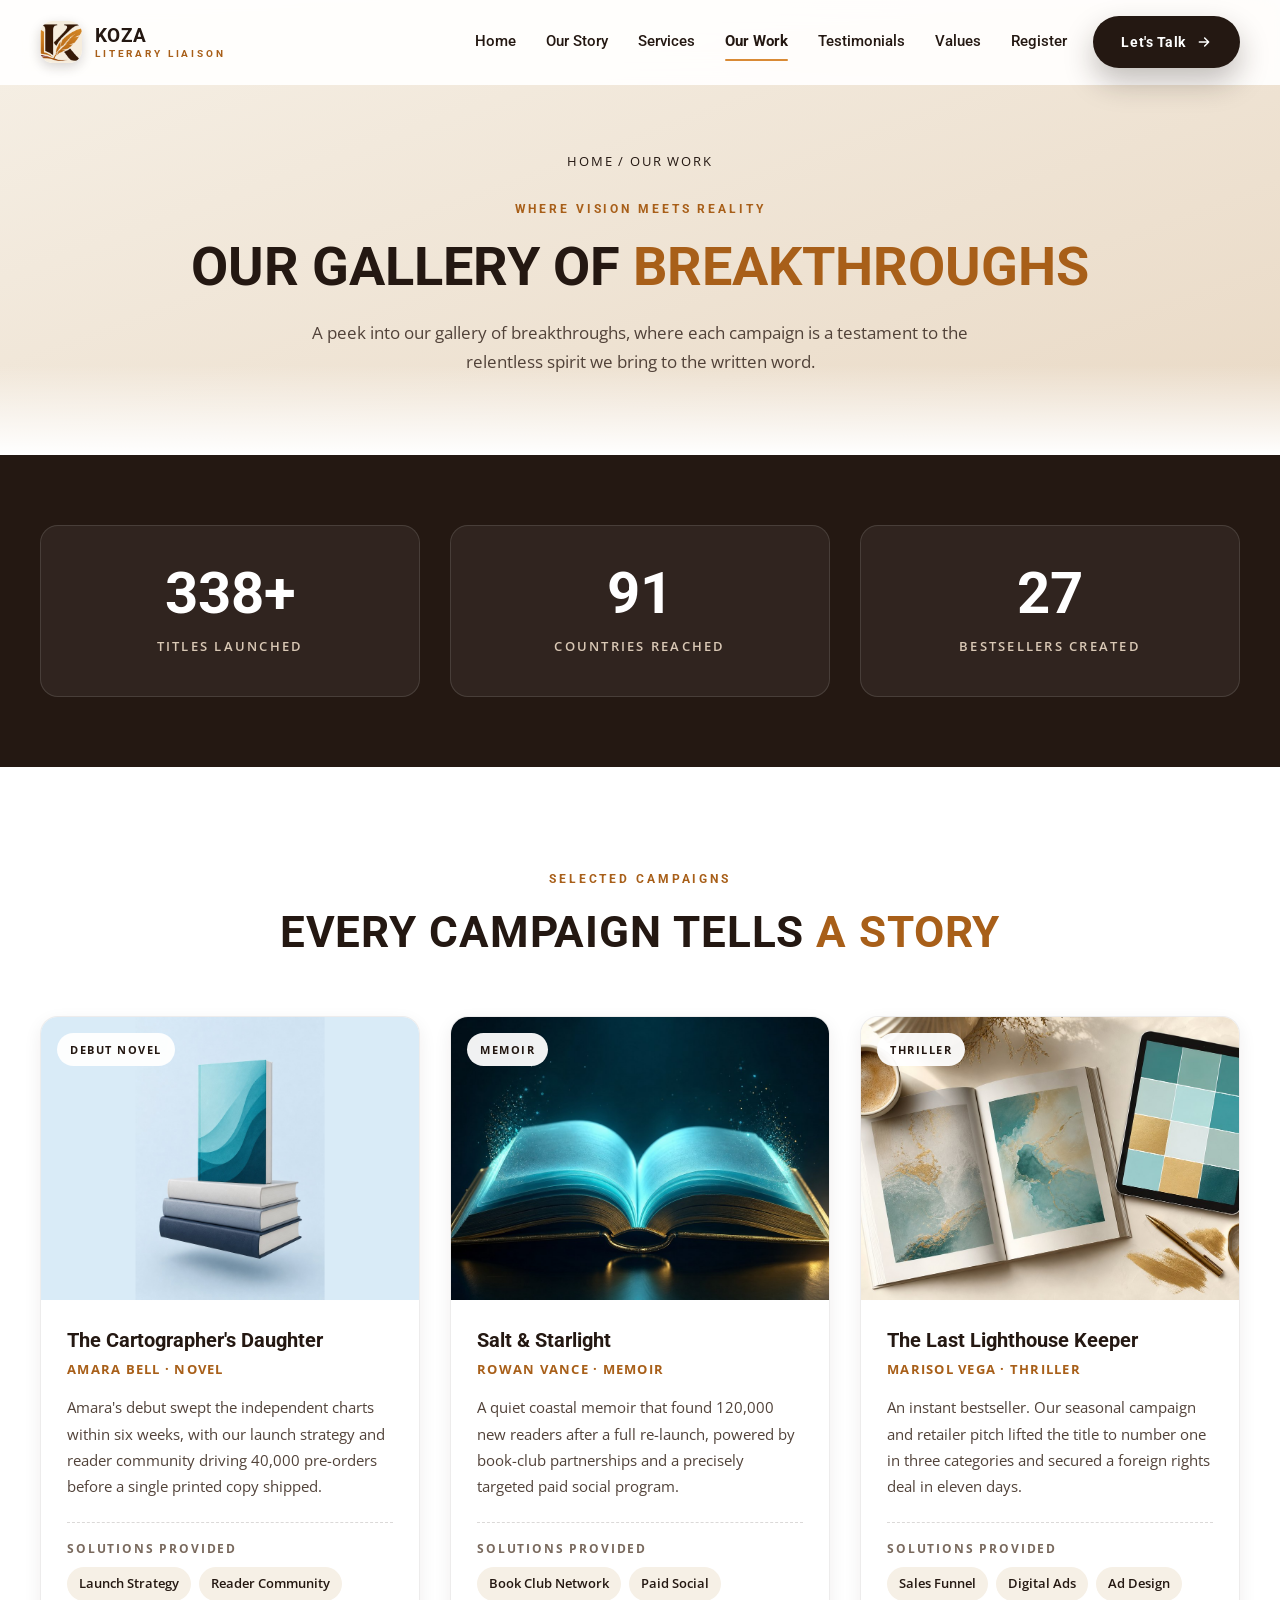
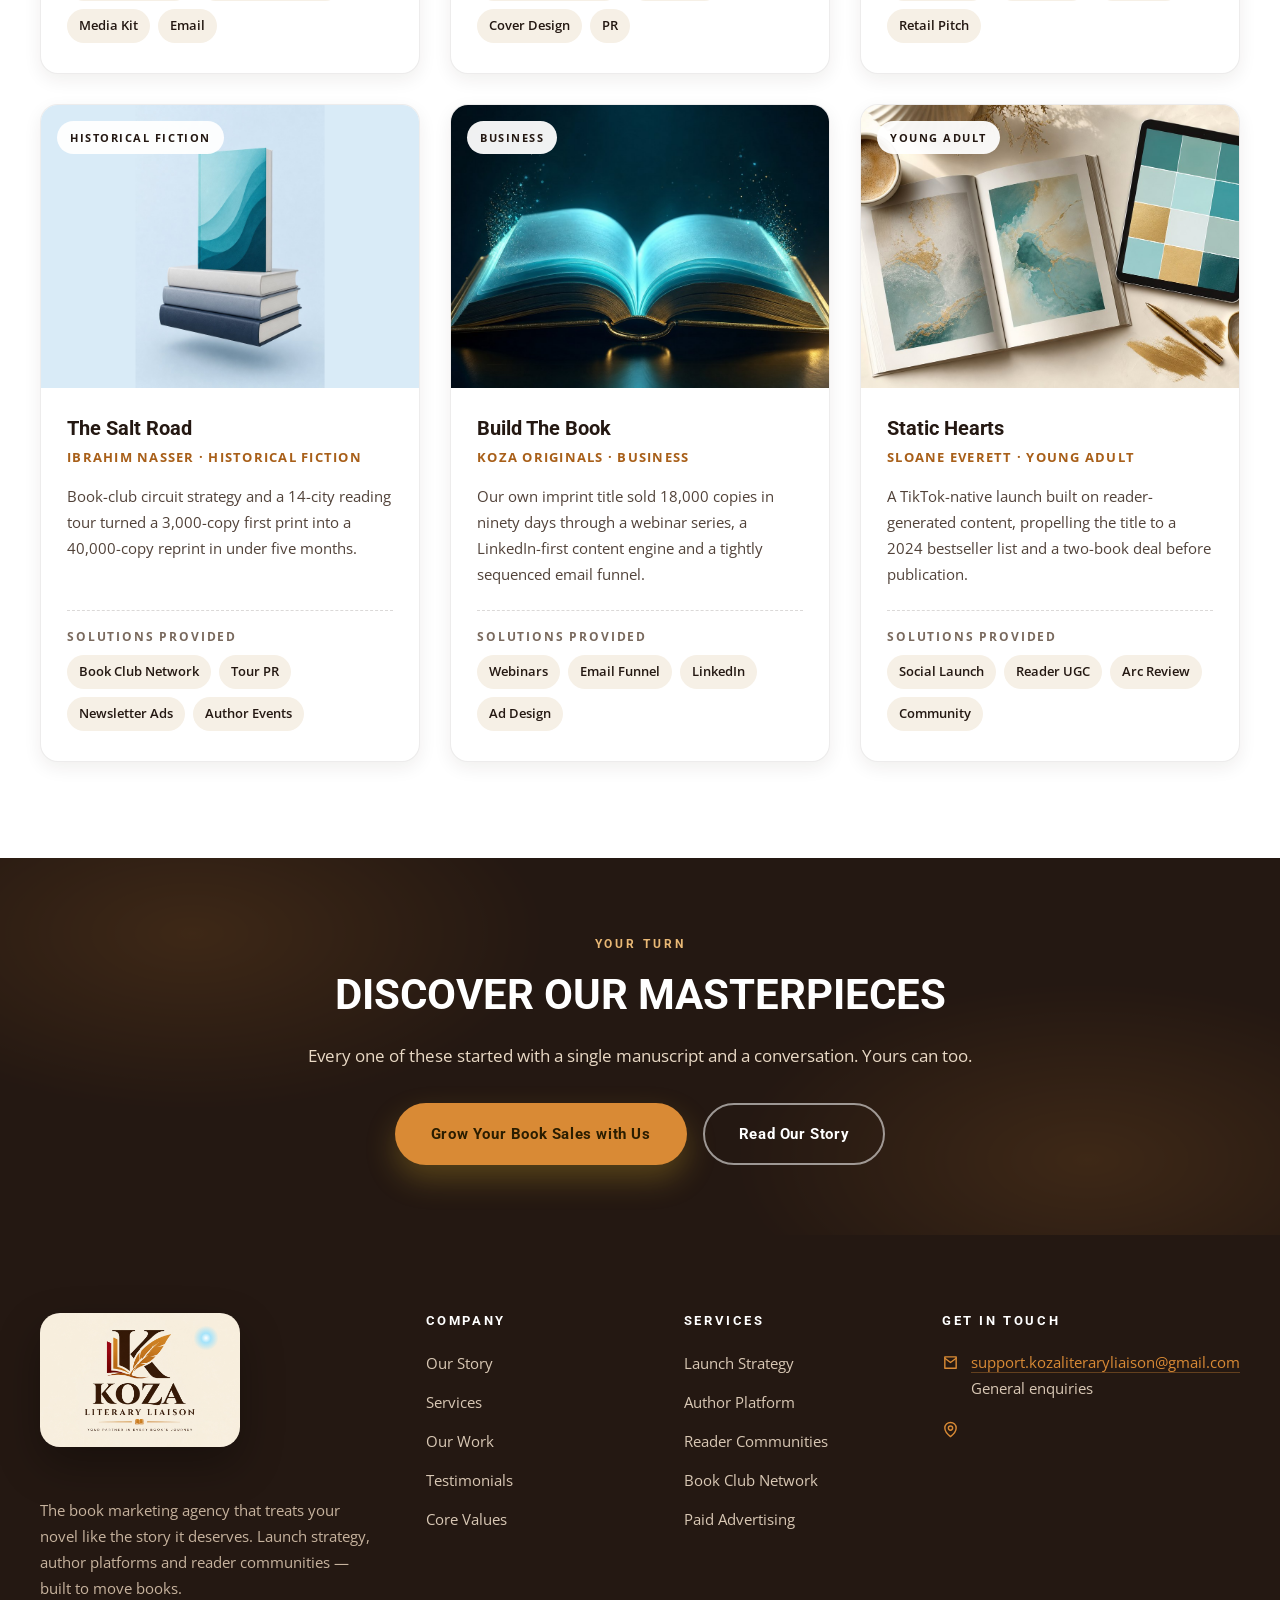
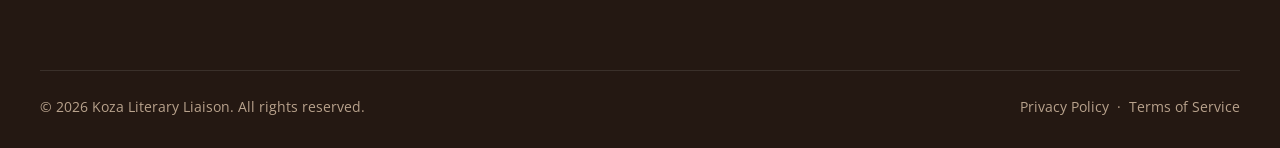
<file: our-work.html>
<!DOCTYPE html>
<html lang="en">
<head>
<meta charset="utf-8">
<meta name="viewport" content="width=device-width, initial-scale=1">
<title>Our Work — KOZA Literary Liaison</title>
<meta name="description" content="A gallery of breakthroughs: launch campaigns, re-launches and bestseller campaigns built by Koza Literary Liaison for authors and publishers worldwide.">
<link rel="preload" href="assets/fonts/Roboto-700-latin.woff2" as="font" type="font/woff2" crossorigin>
<link rel="preload" href="assets/fonts/OpenSans-400-latin.woff2" as="font" type="font/woff2" crossorigin>
<link rel="stylesheet" href="assets/css/fonts.css">
<meta property="og:title" content="Our Work — KOZA Literary Liaison">
<meta property="og:description" content="Launch campaigns, re-launches and bestseller campaigns built by Koza Literary Liaison.">
<meta property="og:image" content="https://koza-literary-liaison.github.io/Koza/assets/img/koza-logo.jpg">
<meta name="twitter:card" content="summary_large_image">
<link rel="canonical" href="https://koza-literary-liaison.github.io/Koza/our-work.html">
<meta property="og:type" content="website">
<meta property="og:site_name" content="KOZA Literary Liaison">
<meta property="og:url" content="https://koza-literary-liaison.github.io/Koza/our-work.html">
<meta name="twitter:title" content="Our Work — KOZA Literary Liaison">
<meta name="twitter:description" content="Launch campaigns, re-launches and bestseller campaigns built by Koza Literary Liaison.">
<meta name="twitter:image" content="https://koza-literary-liaison.github.io/Koza/assets/img/koza-logo.jpg">
<link rel="stylesheet" href="assets/css/style.css">
<link rel="stylesheet" href="assets/css/logo.css">
<link rel="icon" type="image/png" href="assets/img/koza-favicon.png">
</head>
<body>
<a class="skip" href="#content">Skip to content</a>

<header class="header">
  <div class="wrap header__bar">
    <a class="brand" href="index.html" aria-label="Koza Literary Liaison home">
      <span class="brand__mark"><img src="assets/img/koza-mark.png" alt="Koza Literary Liaison monogram" width="42" height="42"></span>
      <span class="brand__name">Koza<small>Literary Liaison</small></span>
    </a>
    <nav class="nav" aria-label="Primary">
      <a href="index.html">Home</a>
      <a href="our-story.html">Our Story</a>
      <a href="index.html#services">Services</a>
      <a href="our-work.html" class="is-active">Our Work</a>
      <a href="index.html#testimonials">Testimonials</a>
      <a href="index.html#values">Values</a>
      <a href="register.html">Register</a>
    </nav>
    <a class="btn btn--primary btn--sm header__cta" href="lets-talk.html">
      Let's Talk
      <svg viewBox="0 0 24 24" fill="none" stroke="currentColor" stroke-width="2.2" stroke-linecap="round" stroke-linejoin="round"><path d="M5 12h14M13 6l6 6-6 6"/></svg>
    </a>
    <button class="burger" type="button" aria-label="Open menu" aria-expanded="false" aria-controls="mobileNav"><span></span></button>
  </div>
</header>

<div class="mobile-nav" id="mobileNav">
  <a href="index.html">Home</a>
  <a href="our-story.html">Our Story</a>
  <a href="index.html#services">Services</a>
  <a href="our-work.html">Our Work</a>
  <a href="index.html#testimonials">Testimonials</a>
  <a href="index.html#values">Values</a>
  <a href="register.html">Register</a>
  <a class="btn btn--primary" href="lets-talk.html">Let's Talk</a>
</div>

<main id="content">

<section class="page-hero">
  <div class="wrap">
    <div class="breadcrumb"><a href="index.html">Home</a> / Our Work</div>
    <span class="eyebrow">Where Vision Meets Reality</span>
    <h1>Our Gallery of <span class="accent">Breakthroughs</span></h1>
    <p>A peek into our gallery of breakthroughs, where each campaign is a testament to the relentless spirit we bring to the written word.</p>
  </div>
</section>

<!-- =========================================================== STATS -->
<section class="sec sec--tight sec--ink">
  <div class="wrap">
    <div class="stats__row">
      <div class="stat reveal">
        <div class="stat__num"><span data-count="340" data-suffix="+">0</span></div>
        <div class="stat__label">Titles Launched</div>
      </div>
      <div class="stat reveal" data-delay="1">
        <div class="stat__num"><span data-count="91">0</span></div>
        <div class="stat__label">Countries Reached</div>
      </div>
      <div class="stat reveal" data-delay="2">
        <div class="stat__num"><span data-count="27">0</span></div>
        <div class="stat__label">Bestsellers Created</div>
      </div>
    </div>
  </div>
</section>

<!-- =========================================================== WORK -->
<section class="sec">
  <div class="wrap">
    <div class="sec-head reveal">
      <span class="eyebrow">Selected Campaigns</span>
      <h2>Every Campaign Tells <span class="accent">A Story</span></h2>
    </div>

    <div class="grid-3">
      <article class="work-card reveal">
        <div class="work-card__media">
          <span class="work-card__tag">Debut Novel</span>
          <img src="assets/img/project-1.jpg" alt="A stack of hardback books with a teal paperback standing upright" width="2048" height="1536">
        </div>
        <div class="work-card__body">
          <h3>The Cartographer's Daughter</h3>
          <div class="work-card__site">Amara Bell · Novel</div>
          <p>Amara's debut swept the independent charts within six weeks, with our launch strategy and reader community driving 40,000 pre-orders before a single printed copy shipped.</p>
          <div class="solutions">
            <span>Solutions Provided</span>
            <ul><li>Launch Strategy</li><li>Reader Community</li><li>Media Kit</li><li>Email</li></ul>
          </div>
        </div>
      </article>

      <article class="work-card reveal" data-delay="1">
        <div class="work-card__media">
          <span class="work-card__tag">Memoir</span>
          <img src="assets/img/project-2.jpg" alt="An open book with glowing pages and rising light particles" width="1200" height="800">
        </div>
        <div class="work-card__body">
          <h3>Salt &amp; Starlight</h3>
          <div class="work-card__site">Rowan Vance · Memoir</div>
          <p>A quiet coastal memoir that found 120,000 new readers after a full re-launch, powered by book-club partnerships and a precisely targeted paid social program.</p>
          <div class="solutions">
            <span>Solutions Provided</span>
            <ul><li>Book Club Network</li><li>Paid Social</li><li>Cover Design</li><li>PR</li></ul>
          </div>
        </div>
      </article>

      <article class="work-card reveal" data-delay="2">
        <div class="work-card__media">
          <span class="work-card__tag">Thriller</span>
          <img src="assets/img/project-3.jpg" alt="An open paperback and tablet on a cream desk in soft daylight" width="1200" height="801">
        </div>
        <div class="work-card__body">
          <h3>The Last Lighthouse Keeper</h3>
          <div class="work-card__site">Marisol Vega · Thriller</div>
          <p>An instant bestseller. Our seasonal campaign and retailer pitch lifted the title to number one in three categories and secured a foreign rights deal in eleven days.</p>
          <div class="solutions">
            <span>Solutions Provided</span>
            <ul><li>Sales Funnel</li><li>Digital Ads</li><li>Ad Design</li><li>Retail Pitch</li></ul>
          </div>
        </div>
      </article>

      <article class="work-card reveal">
        <div class="work-card__media">
          <span class="work-card__tag">Historical Fiction</span>
          <img src="assets/img/project-1.jpg" alt="A stack of hardback books with a teal paperback standing upright" width="2048" height="1536">
        </div>
        <div class="work-card__body">
          <h3>The Salt Road</h3>
          <div class="work-card__site">Ibrahim Nasser · Historical Fiction</div>
          <p>Book-club circuit strategy and a 14-city reading tour turned a 3,000-copy first print into a 40,000-copy reprint in under five months.</p>
          <div class="solutions">
            <span>Solutions Provided</span>
            <ul><li>Book Club Network</li><li>Tour PR</li><li>Newsletter Ads</li><li>Author Events</li></ul>
          </div>
        </div>
      </article>

      <article class="work-card reveal" data-delay="1">
        <div class="work-card__media">
          <span class="work-card__tag">Business</span>
          <img src="assets/img/project-2.jpg" alt="An open book with glowing pages and rising light particles" width="1200" height="800">
        </div>
        <div class="work-card__body">
          <h3>Build The Book</h3>
          <div class="work-card__site">Koza Originals · Business</div>
          <p>Our own imprint title sold 18,000 copies in ninety days through a webinar series, a LinkedIn-first content engine and a tightly sequenced email funnel.</p>
          <div class="solutions">
            <span>Solutions Provided</span>
            <ul><li>Webinars</li><li>Email Funnel</li><li>LinkedIn</li><li>Ad Design</li></ul>
          </div>
        </div>
      </article>

      <article class="work-card reveal" data-delay="2">
        <div class="work-card__media">
          <span class="work-card__tag">Young Adult</span>
          <img src="assets/img/project-3.jpg" alt="An open paperback and tablet on a cream desk in soft daylight" width="1200" height="801">
        </div>
        <div class="work-card__body">
          <h3>Static Hearts</h3>
          <div class="work-card__site">Sloane Everett · Young Adult</div>
          <p>A TikTok-native launch built on reader-generated content, propelling the title to a 2024 bestseller list and a two-book deal before publication.</p>
          <div class="solutions">
            <span>Solutions Provided</span>
            <ul><li>Social Launch</li><li>Reader UGC</li><li>Arc Review</li><li>Community</li></ul>
          </div>
        </div>
      </article>
    </div>
  </div>
</section>

<!-- =========================================================== CTA -->
<section class="sec sec--tight band">
  <div class="wrap band__inner">
    <span class="eyebrow" style="color:var(--gold-soft)">Your Turn</span>
    <h2>Discover Our Masterpieces</h2>
    <p>Every one of these started with a single manuscript and a conversation. Yours can too.</p>
    <div class="band__actions">
      <a class="btn btn--gold" href="lets-talk.html">Grow Your Book Sales with Us</a>
      <a class="btn btn--ghost" href="our-story.html">Read Our Story</a>
    </div>
  </div>
</section>

</main>

<footer class="footer">
  <div class="wrap">
    <div class="footer__grid">
      <div>
        <a class="koza-logo" href="index.html" aria-label="Koza Literary Liaison home">
          <img src="assets/img/koza-lockup.jpg" alt="Koza Literary Liaison — book literary &amp; marketing agency" width="760" height="760">
          <svg class="koza-logo__write" viewBox="0 0 760 760" aria-hidden="true" focusable="false"><path class="koza-logo__pen-glow" d="M334,294 C392,330 448,364 498,394"/><path class="koza-logo__pen-core" d="M334,294 C392,330 448,364 498,394"/><path class="koza-logo__pen-comet" d="M334,294 C392,330 448,364 498,394"/></svg>
          <span class="koza-logo__nib" aria-hidden="true"><span></span></span>
        </a>
        <p style="margin-top:20px;max-width:330px">The book marketing agency that treats your novel like the story it deserves. Launch strategy, author platforms and reader communities — built to move books.</p>
      </div>
      <div>
        <h4>Company</h4>
        <ul class="footer__links">
          <li><a href="our-story.html">Our Story</a></li>
          <li><a href="index.html#services">Services</a></li>
          <li><a href="our-work.html">Our Work</a></li>
          <li><a href="index.html#testimonials">Testimonials</a></li>
          <li><a href="index.html#values">Core Values</a></li>
        </ul>
      </div>
      <div>
        <h4>Services</h4>
        <ul class="footer__links">
          <li><a href="lets-talk.html">Launch Strategy</a></li>
          <li><a href="lets-talk.html">Author Platform</a></li>
          <li><a href="lets-talk.html">Reader Communities</a></li>
          <li><a href="lets-talk.html">Book Club Network</a></li>
          <li><a href="lets-talk.html">Paid Advertising</a></li>
        </ul>
      </div>
      <div>
        <h4>Get In Touch</h4>
        <ul class="footer__contact">
          <li>
            <svg viewBox="0 0 24 24" fill="none" stroke="currentColor" stroke-width="2" stroke-linecap="round" stroke-linejoin="round"><path d="M4 4h16v16H4z" fill="none"/><path d="m4 6 8 6 8-6"/></svg>
            <span><a href="mailto:support.kozaliteraryliaison@gmail.com">support.kozaliteraryliaison@gmail.com</a><br>General enquiries</span>
          </li>
          <li>
            <svg viewBox="0 0 24 24" fill="none" stroke="currentColor" stroke-width="2" stroke-linecap="round" stroke-linejoin="round"><path d="M20 10c0 6-8 12-8 12s-8-6-8-12a8 8 0 0 1 16 0Z"/><circle cx="12" cy="10" r="3"/></svg>
           
          </li>
        </ul>
      </div>
    </div>
    <div class="footer__bottom">
      <span>© <span data-year>2026</span> Koza Literary Liaison. All rights reserved.</span>
      <span><a href="privacy.html">Privacy Policy</a> &nbsp;·&nbsp; <a href="terms.html">Terms of Service</a></span>
    </div>
  </div>
</footer>

<script src="assets/js/site-config.js"></script>
<script src="assets/js/forms.js"></script>
<script src="assets/js/main.js"></script>
</body>
</html>
</file>
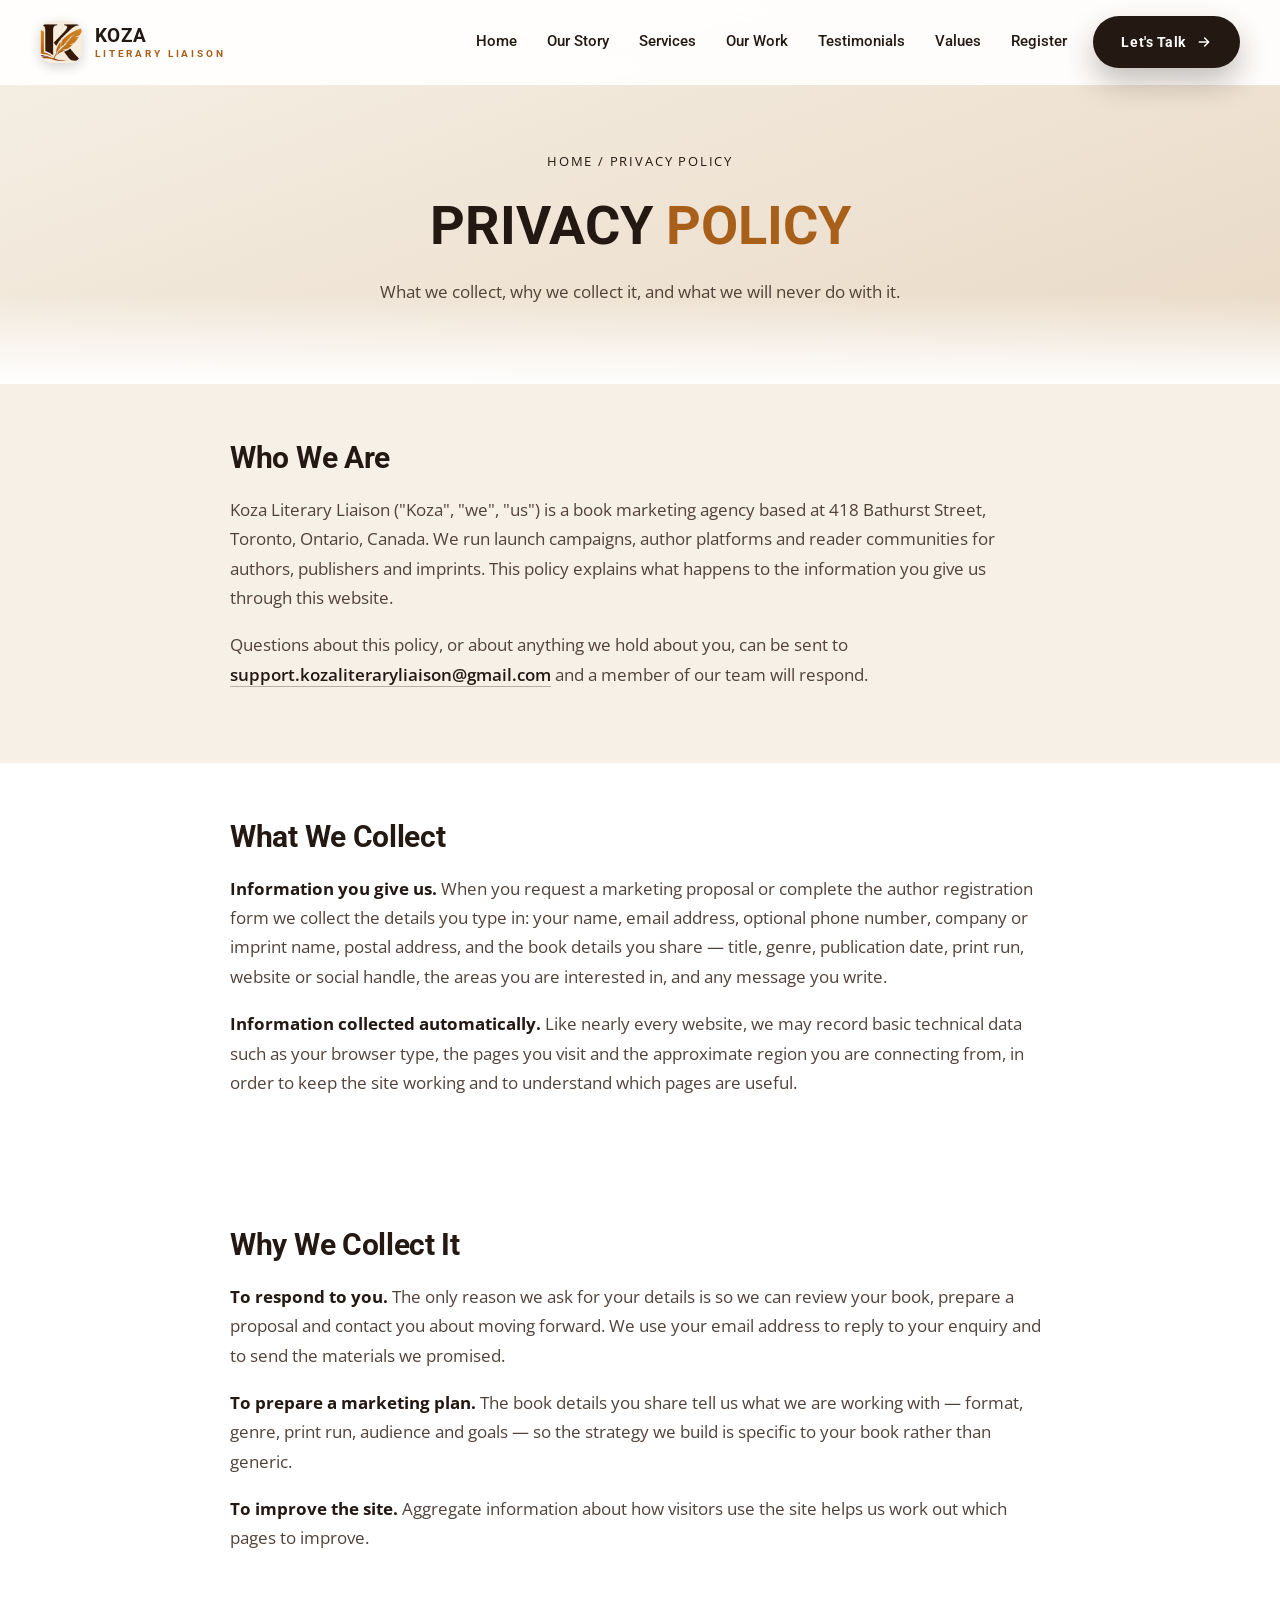
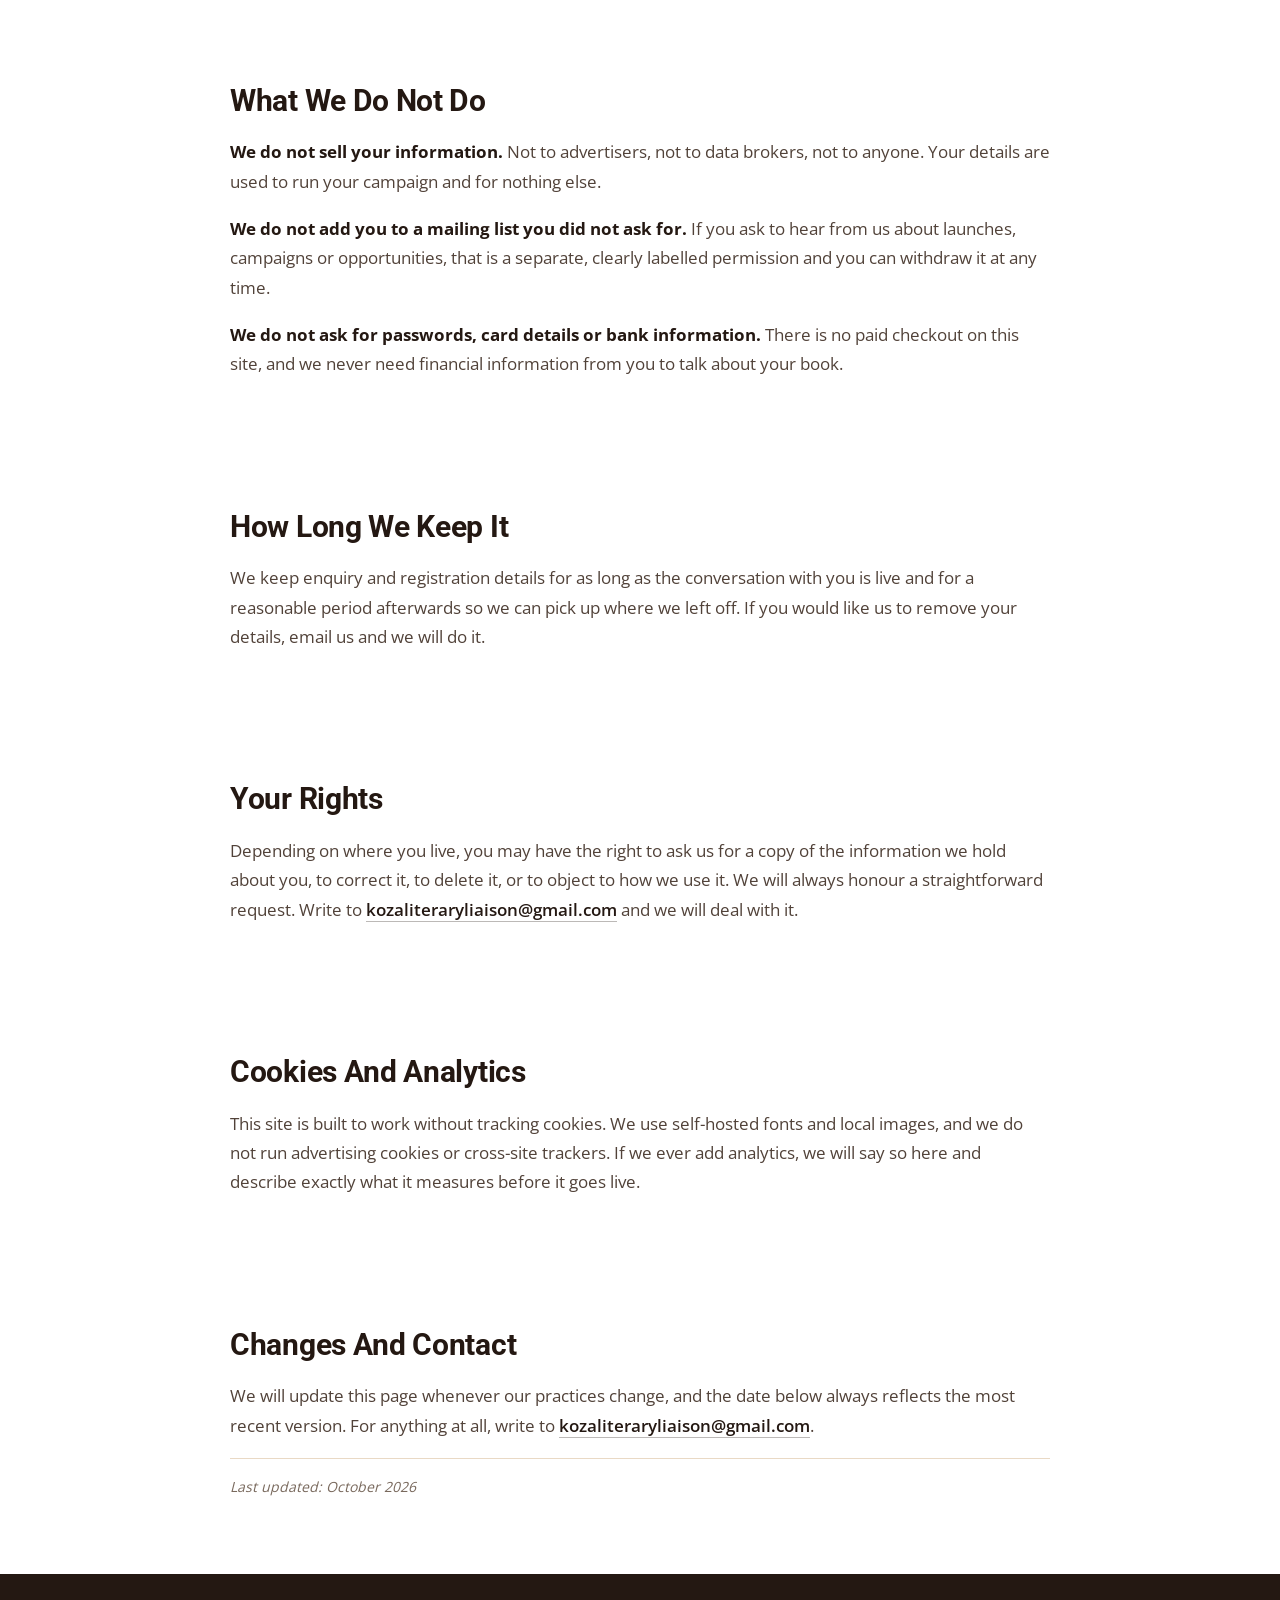
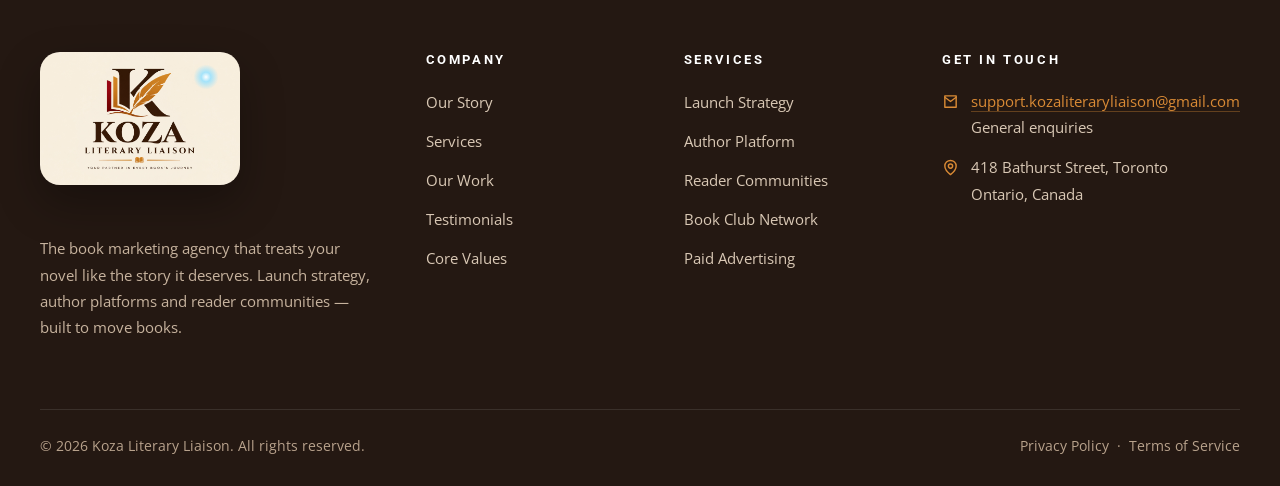
<file: privacy.html>
<!DOCTYPE html>
<html lang="en">
<head>
<meta charset="utf-8">
<meta name="viewport" content="width=device-width, initial-scale=1">
<title>Privacy Policy — KOZA Literary Liaison</title>
<meta name="description" content="How Koza Literary Liaison collects, uses and protects the information you share with us.">
<link rel="preload" href="assets/fonts/Roboto-700-latin.woff2" as="font" type="font/woff2" crossorigin>
<link rel="preload" href="assets/fonts/OpenSans-400-latin.woff2" as="font" type="font/woff2" crossorigin>
<link rel="stylesheet" href="assets/css/fonts.css">
<meta property="og:title" content="Privacy Policy — KOZA Literary Liaison">
<meta property="og:description" content="How Koza Literary Liaison collects, uses and protects the information you share with us.">
<meta property="og:image" content="https://koza-literary-liaison.github.io/Koza/assets/img/koza-logo.jpg">
<meta name="twitter:card" content="summary_large_image">
<link rel="canonical" href="https://koza-literary-liaison.github.io/Koza/privacy.html">
<meta property="og:type" content="website">
<meta property="og:site_name" content="KOZA Literary Liaison">
<meta property="og:url" content="https://koza-literary-liaison.github.io/Koza/privacy.html">
<meta name="twitter:title" content="Privacy Policy — KOZA Literary Liaison">
<meta name="twitter:description" content="How Koza Literary Liaison collects, uses and protects the information you share with us.">
<meta name="twitter:image" content="https://koza-literary-liaison.github.io/Koza/assets/img/koza-logo.jpg">
<link rel="stylesheet" href="assets/css/style.css">
<link rel="stylesheet" href="assets/css/logo.css">
<link rel="icon" type="image/png" href="assets/img/koza-favicon.png">
</head>
<body>
<a class="skip" href="#content">Skip to content</a>

<header class="header">
  <div class="wrap header__bar">
    <a class="brand" href="index.html" aria-label="Koza Literary Liaison home">
      <span class="brand__mark"><img src="assets/img/koza-mark.png" alt="Koza Literary Liaison monogram" width="42" height="42"></span>
      <span class="brand__name">Koza<small>Literary Liaison</small></span>
    </a>
    <nav class="nav" aria-label="Primary">
      <a href="index.html">Home</a>
      <a href="our-story.html">Our Story</a>
      <a href="index.html#services">Services</a>
      <a href="our-work.html">Our Work</a>
      <a href="index.html#testimonials">Testimonials</a>
      <a href="index.html#values">Values</a>
      <a href="register.html">Register</a>
    </nav>
    <a class="btn btn--primary btn--sm header__cta" href="lets-talk.html">
      Let's Talk
      <svg viewBox="0 0 24 24" fill="none" stroke="currentColor" stroke-width="2.2" stroke-linecap="round" stroke-linejoin="round"><path d="M5 12h14M13 6l6 6-6 6"/></svg>
    </a>
    <button class="burger" type="button" aria-label="Open menu" aria-expanded="false" aria-controls="mobileNav"><span></span></button>
  </div>
</header>

<div class="mobile-nav" id="mobileNav">
  <a href="index.html">Home</a>
  <a href="our-story.html">Our Story</a>
  <a href="index.html#services">Services</a>
  <a href="our-work.html">Our Work</a>
  <a href="index.html#testimonials">Testimonials</a>
  <a href="index.html#values">Values</a>
  <a href="register.html">Register</a>
  <a class="btn btn--primary" href="lets-talk.html">Let's Talk</a>
</div>


<main id="content">
<section class="page-hero">
  <div class="wrap">
    <div class="breadcrumb"><a href="index.html">Home</a> / Privacy Policy</div>
    <h1>Privacy <span class="accent">Policy</span></h1>
    <p class="page-hero__lead">What we collect, why we collect it, and what we will never do with it.</p>
  </div>
</section>
<section class="sec sec--pale sec--prose"><div class="wrap prose">
  <h2>Who We Are</h2>
  <p>Koza Literary Liaison ("Koza", "we", "us") is a book marketing agency based at 418 Bathurst Street, Toronto, Ontario, Canada. We run launch campaigns, author platforms and reader communities for authors, publishers and imprints. This policy explains what happens to the information you give us through this website.</p>
  <p>Questions about this policy, or about anything we hold about you, can be sent to <a class="mail-link" href="mailto:support.kozaliteraryliaison@gmail.comm">support.kozaliteraryliaison@gmail.com</a> and a member of our team will respond.</p>
</div></section>
<section class="sec sec--prose"><div class="wrap prose">
  <h2>What We Collect</h2>
  <p><strong>Information you give us.</strong> When you request a marketing proposal or complete the author registration form we collect the details you type in: your name, email address, optional phone number, company or imprint name, postal address, and the book details you share &mdash; title, genre, publication date, print run, website or social handle, the areas you are interested in, and any message you write.</p>
  <p><strong>Information collected automatically.</strong> Like nearly every website, we may record basic technical data such as your browser type, the pages you visit and the approximate region you are connecting from, in order to keep the site working and to understand which pages are useful.</p>
</div></section>
<section class="sec sec--prose"><div class="wrap prose">
  <h2>Why We Collect It</h2>
  <p><strong>To respond to you.</strong> The only reason we ask for your details is so we can review your book, prepare a proposal and contact you about moving forward. We use your email address to reply to your enquiry and to send the materials we promised.</p>
  <p><strong>To prepare a marketing plan.</strong> The book details you share tell us what we are working with &mdash; format, genre, print run, audience and goals &mdash; so the strategy we build is specific to your book rather than generic.</p>
  <p><strong>To improve the site.</strong> Aggregate information about how visitors use the site helps us work out which pages to improve.</p>
</div></section>
<section class="sec sec--prose"><div class="wrap prose">
  <h2>What We Do Not Do</h2>
  <p><strong>We do not sell your information.</strong> Not to advertisers, not to data brokers, not to anyone. Your details are used to run your campaign and for nothing else.</p>
  <p><strong>We do not add you to a mailing list you did not ask for.</strong> If you ask to hear from us about launches, campaigns or opportunities, that is a separate, clearly labelled permission and you can withdraw it at any time.</p>
  <p><strong>We do not ask for passwords, card details or bank information.</strong> There is no paid checkout on this site, and we never need financial information from you to talk about your book.</p>
</div></section>
<section class="sec sec--prose"><div class="wrap prose">
  <h2>How Long We Keep It</h2>
  <p>We keep enquiry and registration details for as long as the conversation with you is live and for a reasonable period afterwards so we can pick up where we left off. If you would like us to remove your details, email us and we will do it.</p>
</div></section>
<section class="sec sec--prose"><div class="wrap prose">
  <h2>Your Rights</h2>
  <p>Depending on where you live, you may have the right to ask us for a copy of the information we hold about you, to correct it, to delete it, or to object to how we use it. We will always honour a straightforward request. Write to <a class="mail-link" href="mailto:kozaliteraryliaison@gmail.com">kozaliteraryliaison@gmail.com</a> and we will deal with it.</p>
</div></section>
<section class="sec sec--prose"><div class="wrap prose">
  <h2>Cookies And Analytics</h2>
  <p>This site is built to work without tracking cookies. We use self-hosted fonts and local images, and we do not run advertising cookies or cross-site trackers. If we ever add analytics, we will say so here and describe exactly what it measures before it goes live.</p>
</div></section>
<section class="sec sec--prose"><div class="wrap prose">
  <h2>Changes And Contact</h2>
  <p>We will update this page whenever our practices change, and the date below always reflects the most recent version. For anything at all, write to <a class="mail-link" href="mailto:kozaliteraryliaison@gmail.com">kozaliteraryliaison@gmail.com</a>.</p>
  <p><p class="prose__note">Last updated: October 2026</p></p>
</div></section>

</main>

<footer class="footer">
  <div class="wrap">
    <div class="footer__grid">
      <div>
        <a class="koza-logo" href="index.html" aria-label="Koza Literary Liaison home">
          <img src="assets/img/koza-lockup.jpg" alt="Koza Literary Liaison — book literary &amp; marketing agency" width="760" height="760">
          <svg class="koza-logo__write" viewBox="0 0 760 760" aria-hidden="true" focusable="false"><path class="koza-logo__pen-glow" d="M334,294 C392,330 448,364 498,394"/><path class="koza-logo__pen-core" d="M334,294 C392,330 448,364 498,394"/><path class="koza-logo__pen-comet" d="M334,294 C392,330 448,364 498,394"/></svg>
          <span class="koza-logo__nib" aria-hidden="true"><span></span></span>
        </a>
        <p style="margin-top:20px;max-width:330px">The book marketing agency that treats your novel like the story it deserves. Launch strategy, author platforms and reader communities — built to move books.</p>
      </div>
      <div>
        <h4>Company</h4>
        <ul class="footer__links">
          <li><a href="our-story.html">Our Story</a></li>
          <li><a href="index.html#services">Services</a></li>
          <li><a href="our-work.html">Our Work</a></li>
          <li><a href="index.html#testimonials">Testimonials</a></li>
          <li><a href="index.html#values">Core Values</a></li>
        </ul>
      </div>
      <div>
        <h4>Services</h4>
        <ul class="footer__links">
          <li><a href="lets-talk.html">Launch Strategy</a></li>
          <li><a href="lets-talk.html">Author Platform</a></li>
          <li><a href="lets-talk.html">Reader Communities</a></li>
          <li><a href="lets-talk.html">Book Club Network</a></li>
          <li><a href="lets-talk.html">Paid Advertising</a></li>
        </ul>
      </div>
      <div>
        <h4>Get In Touch</h4>
        <ul class="footer__contact">
          <li>
            <svg viewBox="0 0 24 24" fill="none" stroke="currentColor" stroke-width="2" stroke-linecap="round" stroke-linejoin="round"><path d="M4 4h16v16H4z" fill="none"/><path d="m4 6 8 6 8-6"/></svg>
            <span><a href="mailto:support.kozaliteraryliaison@gmail.com">support.kozaliteraryliaison@gmail.com</a><br>General enquiries</span>
          </li>
          <li>
            <svg viewBox="0 0 24 24" fill="none" stroke="currentColor" stroke-width="2" stroke-linecap="round" stroke-linejoin="round"><path d="M20 10c0 6-8 12-8 12s-8-6-8-12a8 8 0 0 1 16 0Z"/><circle cx="12" cy="10" r="3"/></svg>
            <span>418 Bathurst Street, Toronto<br>Ontario, Canada</span>
          </li>
        </ul>
      </div>
    </div>
    <div class="footer__bottom">
      <span>© <span data-year>2026</span> Koza Literary Liaison. All rights reserved.</span>
      <span><a href="privacy.html">Privacy Policy</a> &nbsp;·&nbsp; <a href="terms.html">Terms of Service</a></span>
    </div>
  </div>
</footer>
<script src="assets/js/site-config.js"></script>
<script src="assets/js/forms.js"></script>
<script src="assets/js/main.js"></script>
</body>
</html>
</file>
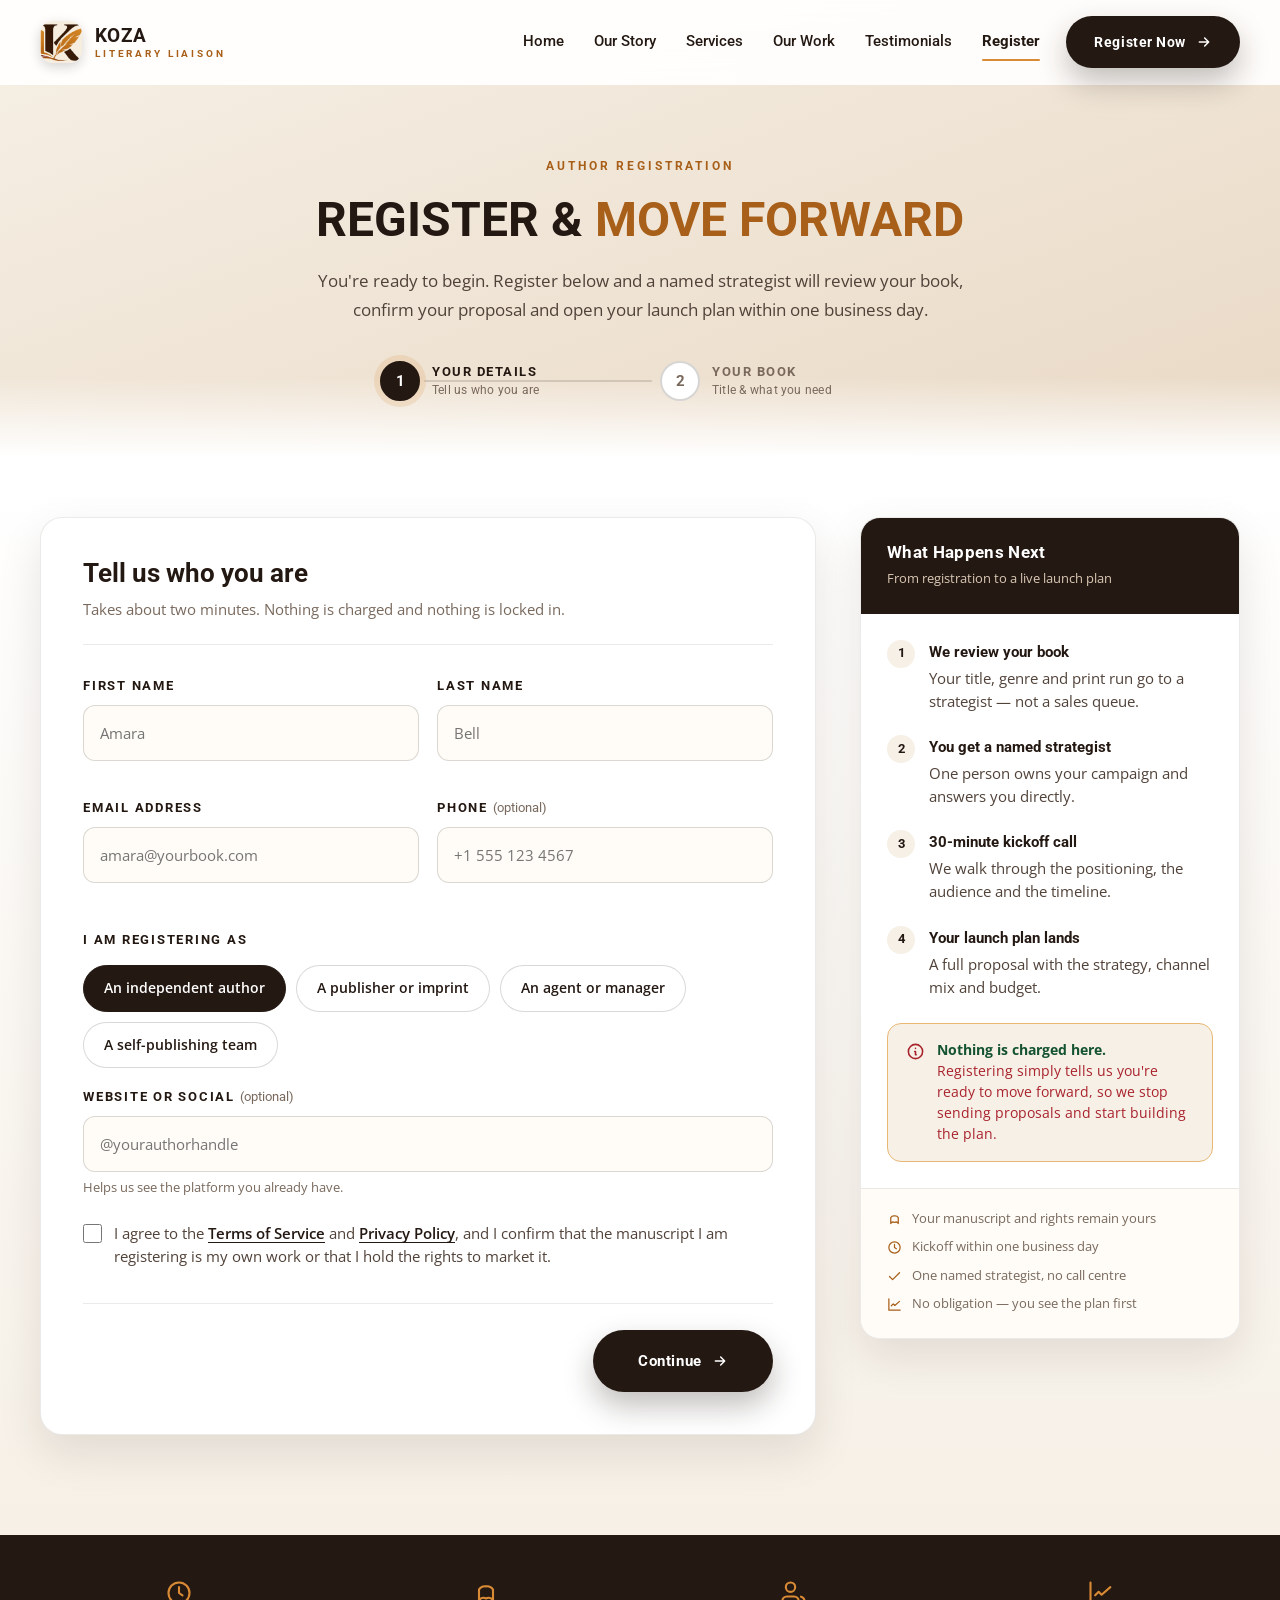
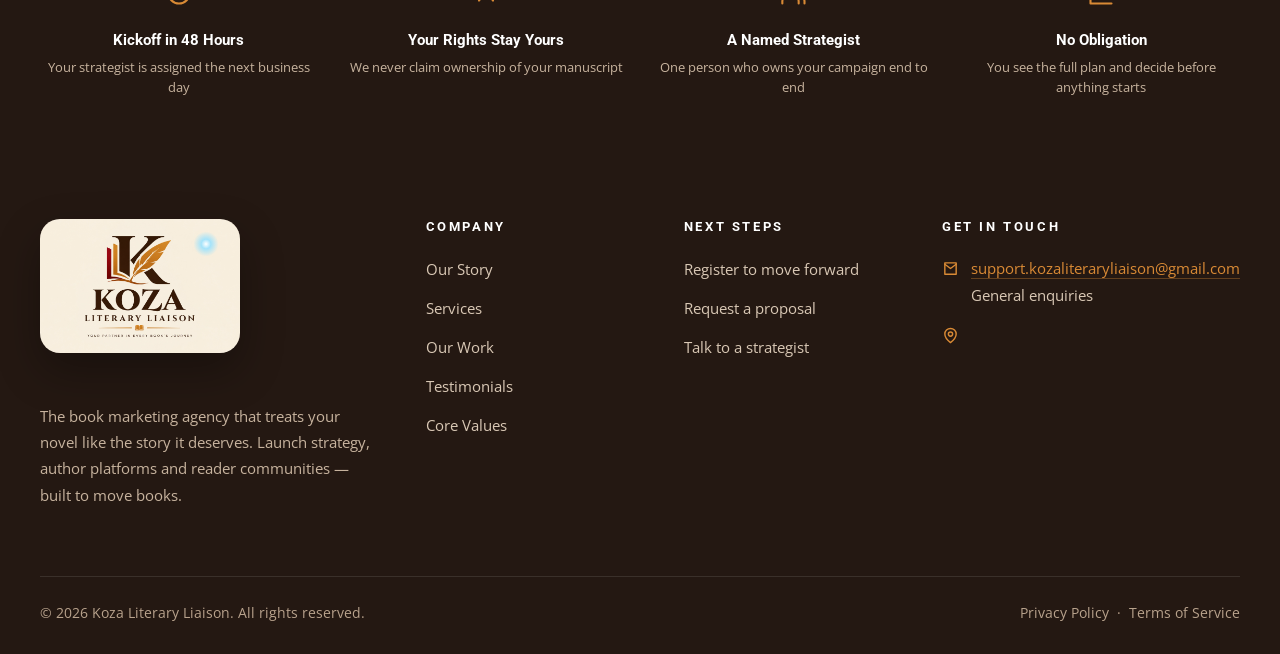
<file: register.html>
<!DOCTYPE html>
<html lang="en">
<head>
<meta charset="utf-8">
<meta name="viewport" content="width=device-width, initial-scale=1">
<title>Register to Move Forward — KOZA Literary Liaison</title>
<meta name="description" content="Register as an author with Koza Literary Liaison. Tell us about your book and confirm you're ready to move forward — a named strategist will contact you within one business day.">
<link rel="preload" href="assets/fonts/Roboto-700-latin.woff2" as="font" type="font/woff2" crossorigin>
<link rel="preload" href="assets/fonts/OpenSans-400-latin.woff2" as="font" type="font/woff2" crossorigin>
<link rel="stylesheet" href="assets/css/fonts.css">
<meta property="og:title" content="Register — KOZA Literary Liaison">
<meta property="og:description" content="Register as an author with Koza Literary Liaison and confirm you are ready to move forward.">
<meta property="og:image" content="https://koza-literary-liaison.github.io/Koza/assets/img/koza-logo.jpg">
<meta name="twitter:card" content="summary_large_image">
<link rel="canonical" href="https://koza-literary-liaison.github.io/Koza/register.html">
<meta property="og:type" content="website">
<meta property="og:site_name" content="KOZA Literary Liaison">
<meta property="og:url" content="https://koza-literary-liaison.github.io/Koza/register.html">
<meta name="twitter:title" content="Register — KOZA Literary Liaison">
<meta name="twitter:description" content="Register as an author with Koza Literary Liaison and confirm you are ready to move forward.">
<meta name="twitter:image" content="https://koza-literary-liaison.github.io/Koza/assets/img/koza-logo.jpg">
<link rel="stylesheet" href="assets/css/style.css">
<link rel="stylesheet" href="assets/css/logo.css">
<link rel="stylesheet" href="assets/css/register.css">
<link rel="icon" type="image/png" href="assets/img/koza-favicon.png">
</head>
<body>
<a class="skip" href="#content">Skip to content</a>

<header class="header">
  <div class="wrap header__bar">
    <a class="brand" href="index.html" aria-label="Koza Literary Liaison home">
      <span class="brand__mark"><img src="assets/img/koza-mark.png" alt="Koza Literary Liaison monogram" width="42" height="42"></span>
      <span class="brand__name">Koza<small>Literary Liaison</small></span>
    </a>
    <nav class="nav" aria-label="Primary">
      <a href="index.html">Home</a>
      <a href="our-story.html">Our Story</a>
      <a href="index.html#services">Services</a>
      <a href="our-work.html">Our Work</a>
      <a href="index.html#testimonials">Testimonials</a>
      <a href="register.html" class="is-active">Register</a>
    </nav>
    <a class="btn btn--primary btn--sm header__cta" href="#reg">
      Register Now
      <svg viewBox="0 0 24 24" fill="none" stroke="currentColor" stroke-width="2.2" stroke-linecap="round" stroke-linejoin="round"><path d="M5 12h14M13 6l6 6-6 6"/></svg>
    </a>
    <button class="burger" type="button" aria-label="Open menu" aria-expanded="false" aria-controls="mobileNav"><span></span></button>
  </div>
</header>

<div class="mobile-nav" id="mobileNav">
  <a href="index.html">Home</a>
  <a href="our-story.html">Our Story</a>
  <a href="index.html#services">Services</a>
  <a href="our-work.html">Our Work</a>
  <a href="index.html#testimonials">Testimonials</a>
  <a href="register.html">Register</a>
  <a class="btn btn--primary" href="#reg">Register Now</a>
</div>

<main id="content">

<!-- ======================================================= REG HERO -->
<section class="reg-hero">
  <div class="wrap reg-hero__inner">
    <span class="eyebrow">Author Registration</span>
    <h1>Register &amp; <span class="accent">Move Forward</span></h1>
    <p>You're ready to begin. Register below and a named strategist will review your book, confirm your proposal and open your launch plan within one business day.</p>

    <ol class="stepper" id="stepper">
      <li class="stepper__item is-active" data-step="1">
        <span class="stepper__num">1</span>
        <span class="stepper__label">Your Details<span class="stepper__sub">Tell us who you are</span></span>
      </li>
      <li class="stepper__item" data-step="2">
        <span class="stepper__num">2</span>
        <span class="stepper__label">Your Book<span class="stepper__sub">Title &amp; what you need</span></span>
      </li>
    </ol>
  </div>
</section>

<!-- ======================================================== FORM -->
<section class="reg-sec" id="reg">
  <div class="wrap reg-layout">

    <!-- ------------------------------------------------ form panel -->
    <div class="reg-panel">
      <div class="reg-panel__head">
        <h2 id="regTitle">Tell us who you are</h2>
        <p id="regSub">Takes about two minutes. Nothing is charged and nothing is locked in.</p>
      </div>

      <form id="regForm" novalidate data-subject="Author registration from the KOZA website">
        <input type="text" name="_gotcha" class="hp" tabindex="-1" autocomplete="off" aria-hidden="true">
        <div class="form__error" role="alert"></div>

        <!-- =============================== STEP 1 — DETAILS -->
        <div class="step is-active" data-step="1">
          <div class="step__row">
            <div class="field">
              <label for="r-first">First Name</label>
              <input id="r-first" name="first" type="text" placeholder="Amara" autocomplete="given-name" required>
              <span class="field__error">Please enter your first name.</span>
            </div>
            <div class="field">
              <label for="r-last">Last Name</label>
              <input id="r-last" name="last" type="text" placeholder="Bell" autocomplete="family-name" required>
              <span class="field__error">Please enter your last name.</span>
            </div>
          </div>

          <div class="step__row" style="margin-top:18px">
            <div class="field">
              <label for="r-email">Email Address</label>
              <input id="r-email" name="email" type="email" placeholder="amara@yourbook.com" autocomplete="email" required>
              <span class="field__error">Please enter a valid email address.</span>
            </div>
            <div class="field">
              <label for="r-phone">Phone <span style="font-weight:400;letter-spacing:0;text-transform:none;color:var(--muted)">(optional)</span></label>
              <input id="r-phone" name="phone" type="tel" placeholder="+1 555 123 4567" autocomplete="tel">
            </div>
          </div>

          <span class="step__label">I am registering as</span>
          <div class="radio-row">
            <label class="radio-pill">
              <input type="radio" name="type" value="author" checked>
              <span>An independent author</span>
            </label>
            <label class="radio-pill">
              <input type="radio" name="type" value="publisher">
              <span>A publisher or imprint</span>
            </label>
            <label class="radio-pill">
              <input type="radio" name="type" value="agency">
              <span>An agent or manager</span>
            </label>
            <label class="radio-pill">
              <input type="radio" name="type" value="selfpub">
              <span>A self-publishing team</span>
            </label>
          </div>

          <div class="field" style="margin-top:18px">
            <label for="r-site">Website or Social <span style="font-weight:400;letter-spacing:0;text-transform:none;color:var(--muted)">(optional)</span></label>
            <input id="r-site" name="site" type="text" placeholder="@yourauthorhandle">
            <span class="field__hint">Helps us see the platform you already have.</span>
          </div>

          <label class="checkline">
            <input type="checkbox" name="terms" required>
            <span>I agree to the <a href="terms.html">Terms of Service</a> and <a href="privacy.html">Privacy Policy</a>, and I confirm that the manuscript I am registering is my own work or that I hold the rights to market it. <span class="field__error" style="display:none">Please accept the terms to continue.</span></span>
          </label>
        </div>

        <!-- =============================== STEP 2 — BOOK -->
        <div class="step" data-step="2">
          <div class="field">
            <label for="b-title">Book Title</label>
            <input id="b-title" name="bookTitle" type="text" placeholder="The Cartographer's Daughter" required>
            <span class="field__error">Please enter your book title.</span>
          </div>

          <div class="step__row" style="margin-top:18px">
            <div class="field">
              <label for="b-genre">Genre</label>
              <select id="b-genre" name="genre" required>
                <option value="">Select a genre</option>
                <option>Literary Fiction</option>
                <option>Thriller &amp; Suspense</option>
                <option>Memoir &amp; Biography</option>
                <option>Romance</option>
                <option>Fantasy &amp; Science Fiction</option>
                <option>Non-fiction &amp; Business</option>
                <option>Children &amp; Young Adult</option>
                <option>Poetry</option>
                <option>Cookery</option>
              </select>
              <span class="field__error">Please choose a genre.</span>
            </div>
            <div class="field">
              <label for="b-date">Publication Date</label>
              <input id="b-date" name="pubDate" type="text" placeholder="March 12, 2026" required>
              <span class="field__error">Please enter your publication date.</span>
            </div>
          </div>

          <div class="step__row" style="margin-top:18px">
            <div class="field">
              <label for="b-run">Print Run</label>
              <select id="b-run" name="run" required>
                <option value="">Select a print run</option>
                <option>Under 1,000 copies</option>
                <option>1,000 – 5,000 copies</option>
                <option>5,000 – 20,000 copies</option>
                <option>20,000+ copies</option>
                <option>Not yet printed</option>
              </select>
              <span class="field__error">Please select a print run.</span>
            </div>
            <div class="field">
              <label for="b-imprint">Publisher / Imprint</label>
              <input id="b-imprint" name="imprint" type="text" placeholder="Northwind Press" required>
              <span class="field__error">Please enter your publisher or imprint.</span>
            </div>
          </div>

          <span class="step__label">Where can we reach you? <span>— so we send your proposal to the right desk</span></span>
          <div class="step__row">
            <div class="field span-2">
              <label for="b-company">Company / Author Business Name</label>
              <input id="b-company" name="company" type="text" placeholder="Bell House Books">
              <span class="field__hint">Leave blank to use your personal name.</span>
            </div>
          </div>
          <div class="field" style="margin-top:18px">
            <label for="b-addr">Address</label>
            
          </div>
          <div class="step__row" style="margin-top:18px">
            <div class="field">
              <label for="b-city">City</label>
              <input id="b-city" name="city" type="text" placeholder="Toronto" required autocomplete="address-level2">
              <span class="field__error">Please enter your city.</span>
            </div>
            <div class="field">
              <label for="b-country">Country</label>
              <select id="b-country" name="country" required>
                <option>Canada</option>
                <option>United States</option>
                <option>United Kingdom</option>
                <option>Australia</option>
                <option>New Zealand</option>
                <option>Ireland</option>
                <option>Other</option>
              </select>
            </div>
          </div>

          <span class="step__label">What would you like help with? <span>— pick any</span></span>
          <div class="chips">
            <label class="chip-toggle"><input type="checkbox" name="interest" value="Launch strategy"><span>Launch strategy</span></label>
            <label class="chip-toggle"><input type="checkbox" name="interest" value="Author platform"><span>Author platform</span></label>
            <label class="chip-toggle"><input type="checkbox" name="interest" value="Book club outreach"><span>Book club outreach</span></label>
            <label class="chip-toggle"><input type="checkbox" name="interest" value="Paid advertising"><span>Paid advertising</span></label>
            <label class="chip-toggle"><input type="checkbox" name="interest" value="Review &amp; retail PR"><span>Review &amp; retail PR</span></label>
            <label class="chip-toggle"><input type="checkbox" name="interest" value="Cover &amp; design"><span>Cover &amp; design</span></label>
            <label class="chip-toggle"><input type="checkbox" name="interest" value="Media kit"><span>Media kit</span></label>
            <label class="chip-toggle"><input type="checkbox" name="interest" value="Email &amp; newsletter"><span>Email &amp; newsletter</span></label>
            <label class="chip-toggle"><input type="checkbox" name="interest" value="Backlist revival"><span>Backlist revival</span></label>
          </div>

          <span class="step__label">How do you prefer we contact you?</span>
          <div class="radio-row">
            <label class="radio-pill"><input type="radio" name="contact" value="Email" checked><span>Email</span></label>
            <label class="radio-pill"><input type="radio" name="contact" value="Social message"><span>Social message</span></label>
            <label class="radio-pill"><input type="radio" name="contact" value="Video call"><span>Video call</span></label>
          </div>

          <div class="field" style="margin-top:22px">
            <label for="b-msg">Anything else we should know? <span style="font-weight:400;letter-spacing:0;text-transform:none;color:var(--muted)">(optional)</span></label>
            <textarea id="b-msg" name="message" placeholder="Your goals, your timeline, anything that's already in motion…"></textarea>
          </div>
        </div>

        <!-- =============================== PROCESSING -->
        <div class="processing" id="processing">
          <div class="spinner"></div>
          <h3>Confirming your registration</h3>
          <p>Creating your author account. Please don't close this page.</p>
        </div>

        <!-- =============================== SUCCESS -->
        <div class="success" id="success">
          <div class="success__icon">
            <svg viewBox="0 0 24 24" fill="none" stroke="currentColor" stroke-linecap="round" stroke-linejoin="round"><path d="M20 6 9 17l-5-5"/></svg>
          </div>
          <h2>You're registered. Let's move forward.</h2>
          <p id="successMsg">We have your details. A strategist will review your book and email you at <span id="successEmail">your address</span> within one business day with your proposal and kickoff call invite.</p>
          <div class="success__ref">REGISTRATION · <span id="refCode">KOZA-000000</span></div>
          <ul class="next-steps">
            <li><span class="next-steps__num">1</span><div><strong>Check your inbox.</strong> Your login details, proposal and contract are on the way.</div></li>
            <li><span class="next-steps__num">2</span><div><strong>Your strategist is assigned.</strong> You'll get a 30-minute kickoff call invite within one business day.</div></li>
            <li><span class="next-steps__num">3</span><div><strong>Your launch plan opens.</strong> We'll build the strategy, audience and calendar around your book.</div></li>
          </ul>
          <a class="btn btn--primary" href="index.html">
            Back to the homepage
            <svg viewBox="0 0 24 24" fill="none" stroke="currentColor" stroke-width="2.2" stroke-linecap="round" stroke-linejoin="round"><path d="M5 12h14M13 6l6 6-6 6"/></svg>
          </a>
        </div>

        <!-- =============================== NAV -->
        <div class="step-nav" id="stepNav">
          <button class="btn btn--back" type="button" id="backBtn" style="visibility:hidden">
            <svg viewBox="0 0 24 24" fill="none" stroke="currentColor" stroke-width="2.2" stroke-linecap="round" stroke-linejoin="round"><path d="M15 18l-6-6 6-6"/></svg>
            Back
          </button>
          <button class="btn btn--primary" type="button" id="nextBtn">
            Continue
            <svg viewBox="0 0 24 24" fill="none" stroke="currentColor" stroke-width="2.2" stroke-linecap="round" stroke-linejoin="round"><path d="M5 12h14M13 6l6 6-6 6"/></svg>
          </button>
        </div>
      </form>
    </div>

    <!-- ------------------------------------------------ aside -->
    <aside class="aside" id="aside">
      <div class="aside__head">
        <h3>What Happens Next</h3>
        <p>From registration to a live launch plan</p>
      </div>
      <div class="aside__body">
        <ol>
          <li><strong>We review your book</strong>Your title, genre and print run go to a strategist — not a sales queue.</li>
          <li><strong>You get a named strategist</strong>One person owns your campaign and answers you directly.</li>
          <li><strong>30-minute kickoff call</strong>We walk through the positioning, the audience and the timeline.</li>
          <li><strong>Your launch plan lands</strong>A full proposal with the strategy, channel mix and budget.</li>
        </ol>

        <div class="aside__note">
          <svg viewBox="0 0 24 24" fill="none" stroke="currentColor" stroke-width="2" stroke-linecap="round" stroke-linejoin="round"><circle cx="12" cy="12" r="9"/><path d="M12 8h.01M11 12h1v4h1"/></svg>
          <p><strong>Nothing is charged here.</strong>Registering simply tells us you're ready to move forward, so we stop sending proposals and start building the plan.</p>
        </div>
      </div>

      <ul class="aside__trust">
        <li><svg viewBox="0 0 24 24" fill="none" stroke="currentColor" stroke-width="2" stroke-linecap="round" stroke-linejoin="round"><path d="M12 6.3A6 6 0 0 0 6 9v9.5a4.5 4.5 0 0 1 6-1.8 4.5 4.5 0 0 1 6 1.8V9a6 6 0 0 0-6-2.7Z"/></svg>Your manuscript and rights remain yours</li>
        <li><svg viewBox="0 0 24 24" fill="none" stroke="currentColor" stroke-width="2" stroke-linecap="round" stroke-linejoin="round"><circle cx="12" cy="12" r="9"/><path d="M12 7v5l3 2"/></svg>Kickoff within one business day</li>
        <li><svg viewBox="0 0 24 24" fill="none" stroke="currentColor" stroke-width="2" stroke-linecap="round" stroke-linejoin="round"><path d="M20 6 9 17l-5-5"/></svg>One named strategist, no call centre</li>
        <li><svg viewBox="0 0 24 24" fill="none" stroke="currentColor" stroke-width="2" stroke-linecap="round" stroke-linejoin="round"><path d="M3 3v18h18"/><path d="m7 14 3-3 2.5 2.5L20 7"/></svg>No obligation — you see the plan first</li>
      </ul>
    </aside>

  </div>
</section>

<!-- ==================================================== TRUST BAR -->
<section class="trustbar">
  <div class="wrap trustbar__grid">
    <div class="trustbar__item">
      <svg viewBox="0 0 24 24" fill="none" stroke="currentColor" stroke-width="1.8" stroke-linecap="round" stroke-linejoin="round"><circle cx="12" cy="12" r="9"/><path d="M12 7v5l3 2"/></svg>
      <strong>Kickoff in 48 Hours</strong>
      <span>Your strategist is assigned the next business day</span>
    </div>
    <div class="trustbar__item">
      <svg viewBox="0 0 24 24" fill="none" stroke="currentColor" stroke-width="1.8" stroke-linecap="round" stroke-linejoin="round"><path d="M12 6.3A6 6 0 0 0 6 9v9.5a4.5 4.5 0 0 1 6-1.8 4.5 4.5 0 0 1 6 1.8V9a6 6 0 0 0-6-2.7Z"/></svg>
      <strong>Your Rights Stay Yours</strong>
      <span>We never claim ownership of your manuscript</span>
    </div>
    <div class="trustbar__item">
      <svg viewBox="0 0 24 24" fill="none" stroke="currentColor" stroke-width="1.8" stroke-linecap="round" stroke-linejoin="round"><path d="M16 21v-2a4 4 0 0 0-4-4H6a4 4 0 0 0-4 4v2"/><circle cx="9" cy="7" r="4"/><path d="M21 21v-2a4 4 0 0 0-3-3.87"/></svg>
      <strong>A Named Strategist</strong>
      <span>One person who owns your campaign end to end</span>
    </div>
    <div class="trustbar__item">
      <svg viewBox="0 0 24 24" fill="none" stroke="currentColor" stroke-width="1.8" stroke-linecap="round" stroke-linejoin="round"><path d="M3 3v18h18"/><path d="m7 14 3-3 2.5 2.5L20 7"/></svg>
      <strong>No Obligation</strong>
      <span>You see the full plan and decide before anything starts</span>
    </div>
  </div>
</section>

</main>

<footer class="footer">
  <div class="wrap">
    <div class="footer__grid">
      <div>
        <a class="koza-logo" href="index.html" aria-label="Koza Literary Liaison home">
          <img src="assets/img/koza-lockup.jpg" alt="Koza Literary Liaison — book literary &amp; marketing agency" width="760" height="760">
          <svg class="koza-logo__write" viewBox="0 0 760 760" aria-hidden="true" focusable="false"><path class="koza-logo__pen-glow" d="M334,294 C392,330 448,364 498,394"/><path class="koza-logo__pen-core" d="M334,294 C392,330 448,364 498,394"/><path class="koza-logo__pen-comet" d="M334,294 C392,330 448,364 498,394"/></svg>
          <span class="koza-logo__nib" aria-hidden="true"><span></span></span>
        </a>
        <p style="margin-top:20px;max-width:330px">The book marketing agency that treats your novel like the story it deserves. Launch strategy, author platforms and reader communities — built to move books.</p>
      </div>
      <div>
        <h4>Company</h4>
        <ul class="footer__links">
          <li><a href="our-story.html">Our Story</a></li>
          <li><a href="index.html#services">Services</a></li>
          <li><a href="our-work.html">Our Work</a></li>
          <li><a href="index.html#testimonials">Testimonials</a></li>
          <li><a href="index.html#values">Core Values</a></li>
        </ul>
      </div>
      <div>
        <h4>Next Steps</h4>
        <ul class="footer__links">
          <li><a href="register.html">Register to move forward</a></li>
          <li><a href="lets-talk.html">Request a proposal</a></li>
          <li><a href="lets-talk.html#form">Talk to a strategist</a></li>
                  </ul>
      </div>
      <div>
        <h4>Get In Touch</h4>
        <ul class="footer__contact">
          <li>
            <svg viewBox="0 0 24 24" fill="none" stroke="currentColor" stroke-width="2" stroke-linecap="round" stroke-linejoin="round"><path d="M4 4h16v16H4z" fill="none"/><path d="m4 6 8 6 8-6"/></svg>
            <span><a href="mailto:support.kozaliteraryliaison@gmail.com">support.kozaliteraryliaison@gmail.com</a><br>General enquiries</span>
          </li>
          <li>
        <svg viewBox="0 0 24 24" fill="none" stroke="currentColor" stroke-width="2" stroke-linecap="round" stroke-linejoin="round"><path d="M20 10c0 6-8 12-8 12s-8-6-8-12a8 8 0 0 1 16 0Z"/><circle cx="12" cy="10" r="3"/></svg>    
           
          </li>
        </ul>
      </div>
    </div>
    <div class="footer__bottom">
      <span>© <span data-year>2026</span> Koza Literary Liaison. All rights reserved.</span>
      <span><a href="privacy.html">Privacy Policy</a> &nbsp;·&nbsp; <a href="terms.html">Terms of Service</a></span>
    </div>
  </div>
</footer>

<script src="assets/js/site-config.js"></script>
<script src="assets/js/forms.js"></script>
<script src="assets/js/main.js"></script>
<script src="assets/js/register.js"></script>
</body>
</html>
</file>
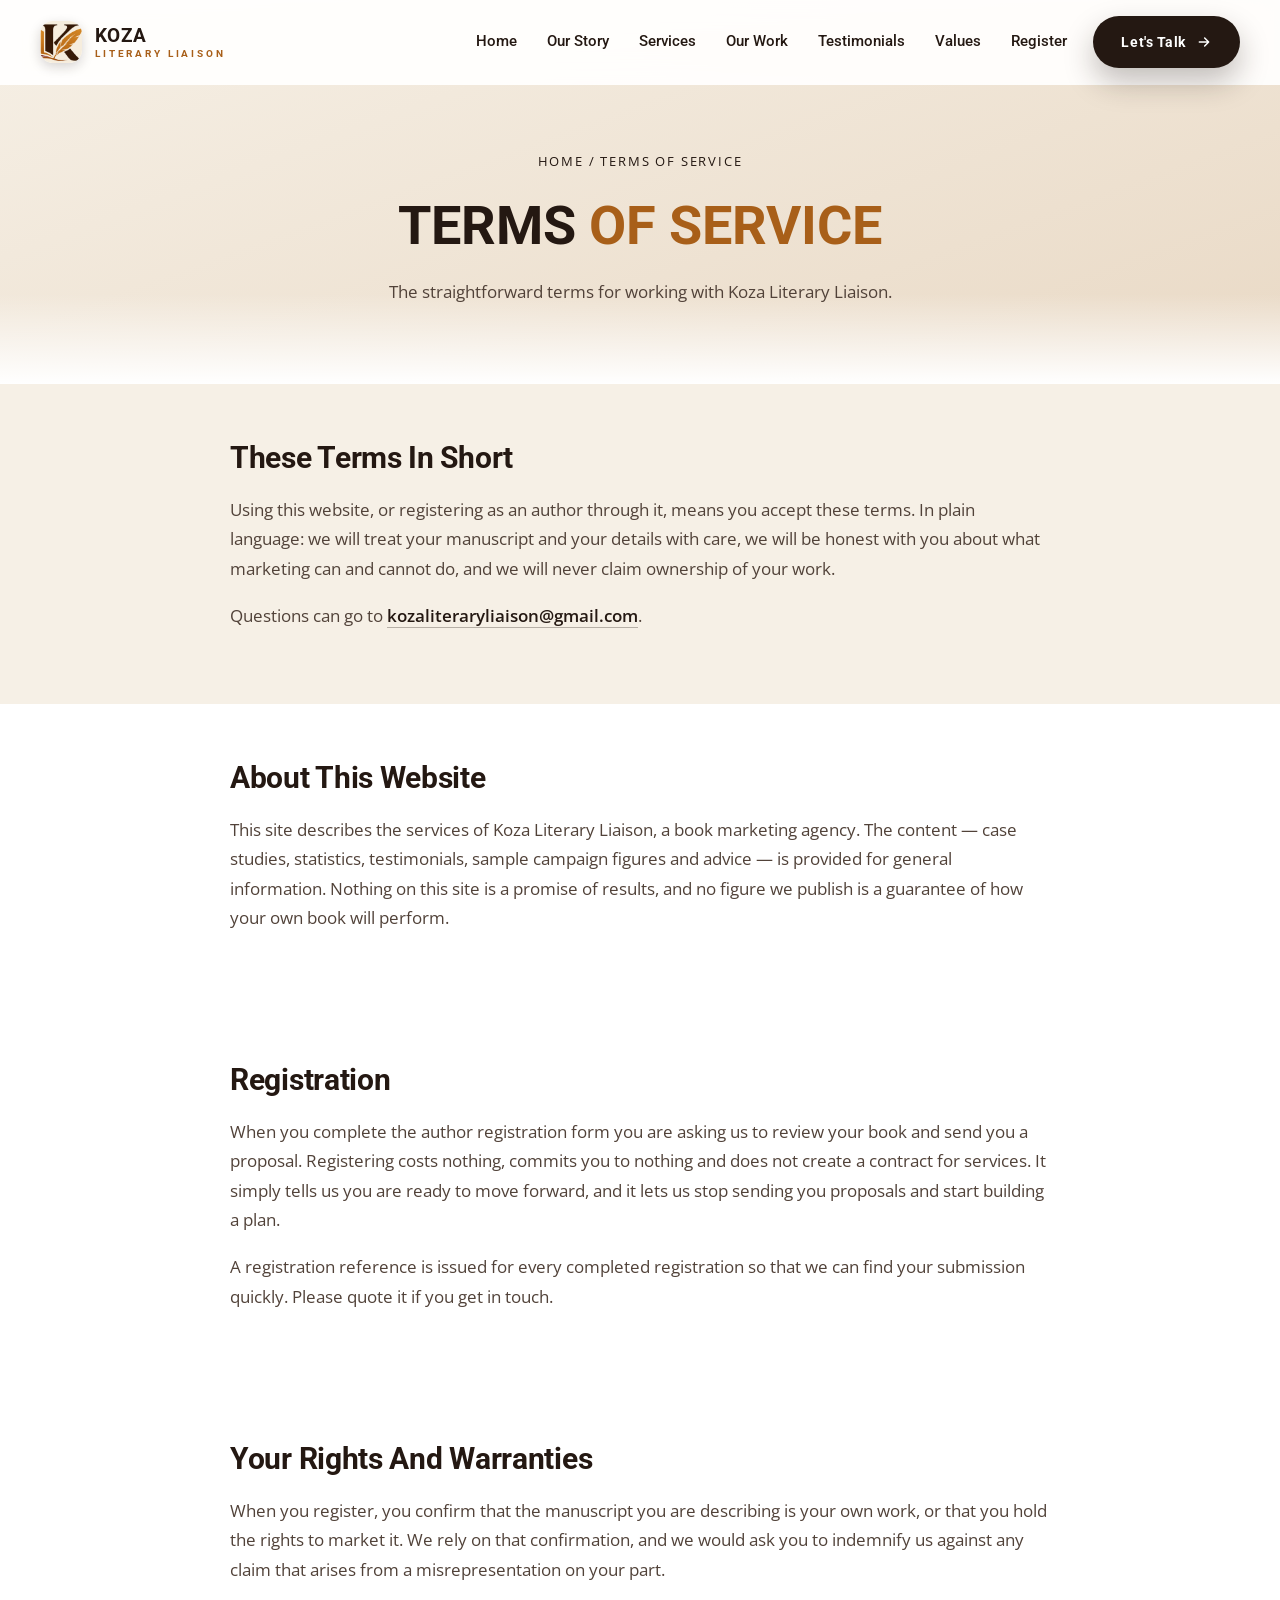
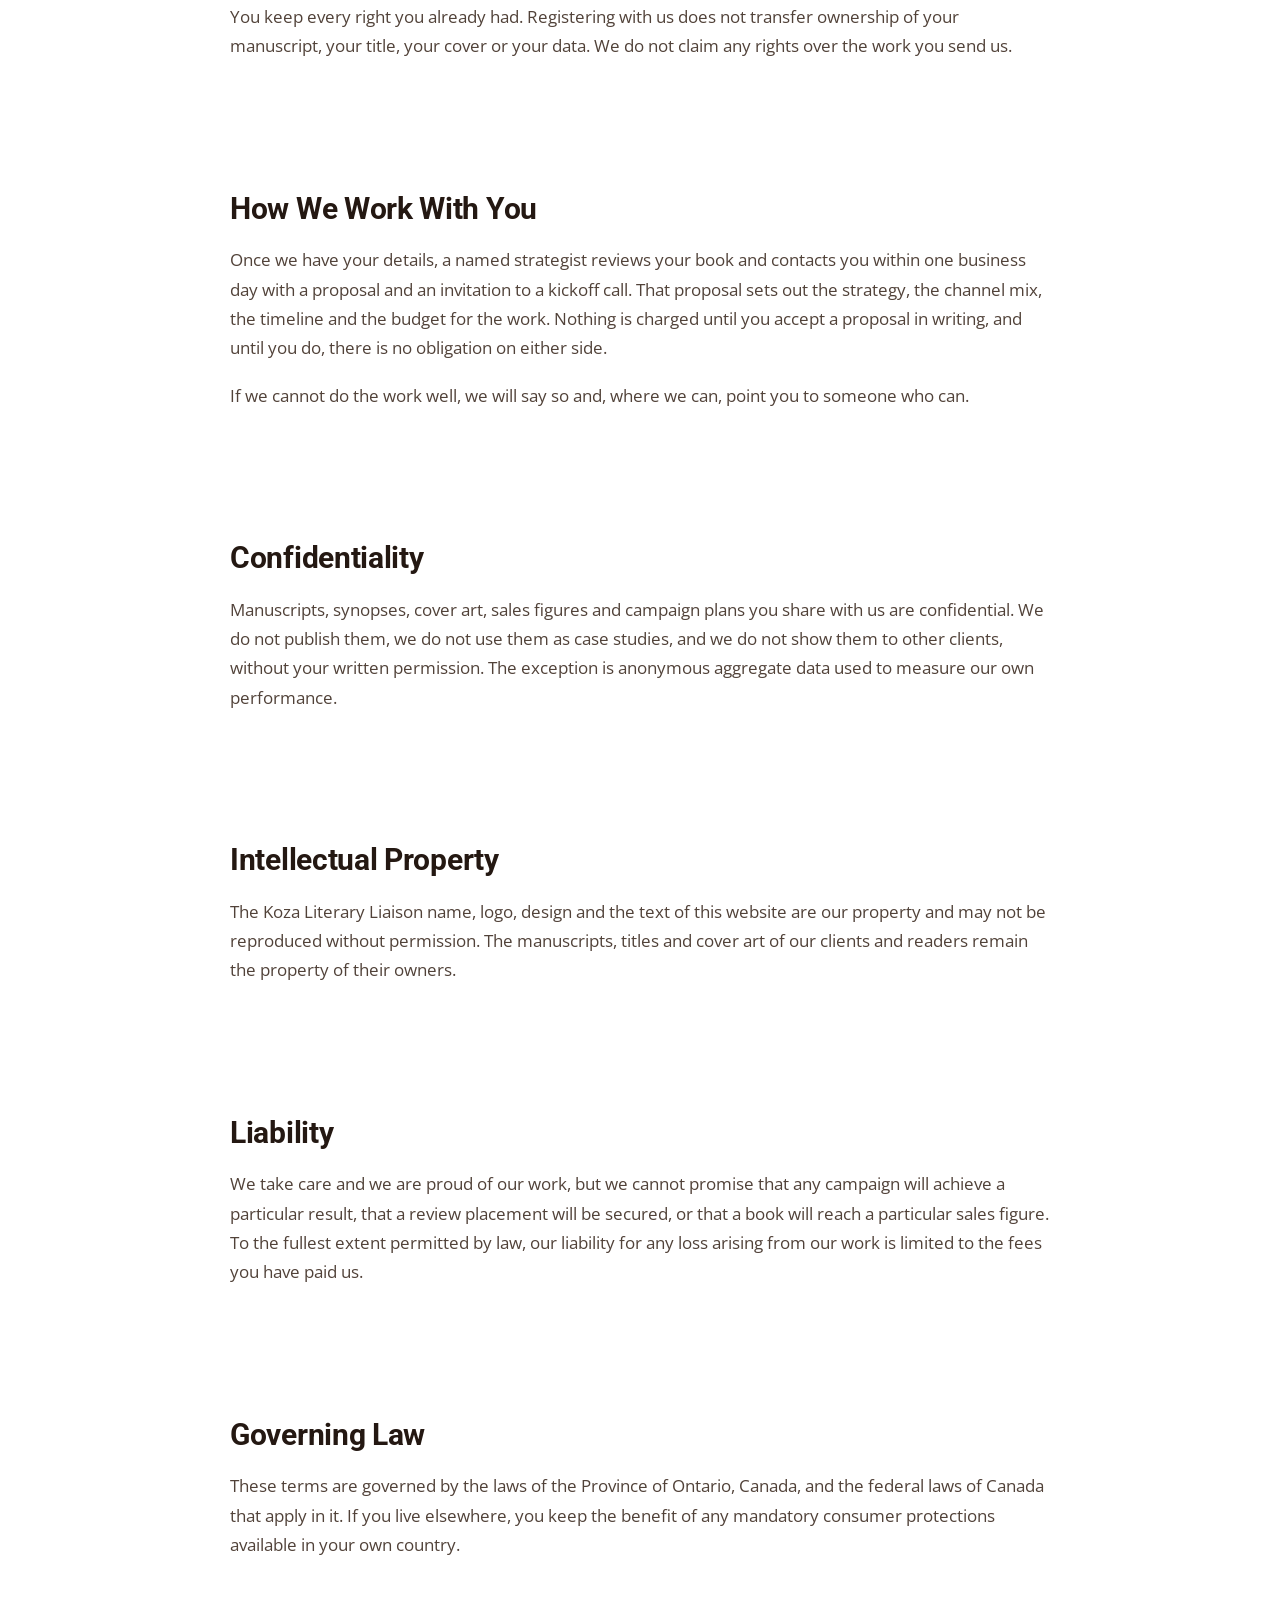
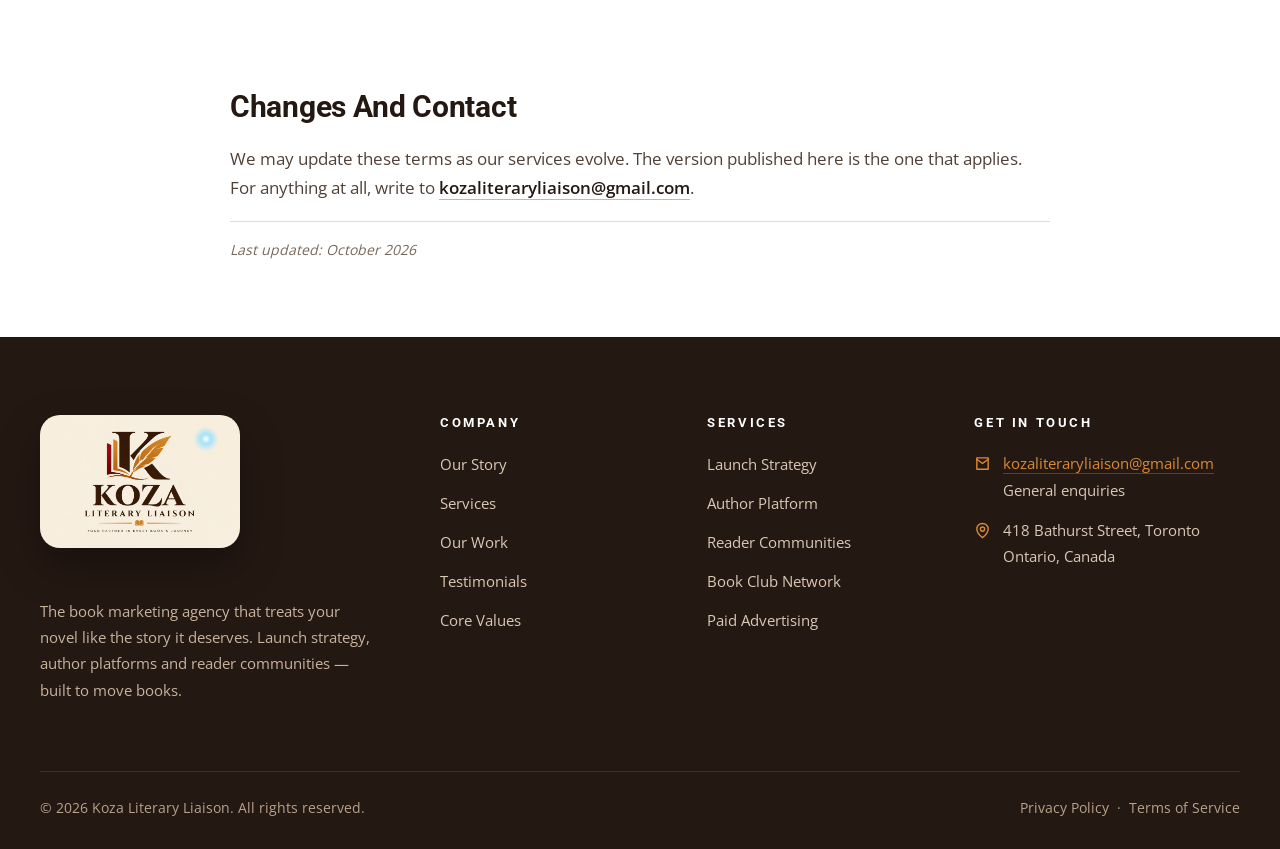
<file: terms.html>
<!DOCTYPE html>
<html lang="en">
<head>
<meta charset="utf-8">
<meta name="viewport" content="width=device-width, initial-scale=1">
<title>Terms of Service — KOZA Literary Liaison</title>
<meta name="description" content="The terms for using the Koza Literary Liaison website and registering as an author.">
<link rel="preload" href="assets/fonts/Roboto-700-latin.woff2" as="font" type="font/woff2" crossorigin>
<link rel="preload" href="assets/fonts/OpenSans-400-latin.woff2" as="font" type="font/woff2" crossorigin>
<link rel="stylesheet" href="assets/css/fonts.css">
<meta property="og:title" content="Terms of Service — KOZA Literary Liaison">
<meta property="og:description" content="The terms for using the Koza Literary Liaison website and registering as an author.">
<meta property="og:image" content="https://koza-literary-liaison.github.io/Koza/assets/img/koza-logo.jpg">
<meta name="twitter:card" content="summary_large_image">
<link rel="canonical" href="https://koza-literary-liaison.github.io/Koza/terms.html">
<meta property="og:type" content="website">
<meta property="og:site_name" content="KOZA Literary Liaison">
<meta property="og:url" content="https://koza-literary-liaison.github.io/Koza/terms.html">
<meta name="twitter:title" content="Terms of Service — KOZA Literary Liaison">
<meta name="twitter:description" content="The terms for using the Koza Literary Liaison website and registering as an author.">
<meta name="twitter:image" content="https://koza-literary-liaison.github.io/Koza/assets/img/koza-logo.jpg">
<link rel="stylesheet" href="assets/css/style.css">
<link rel="stylesheet" href="assets/css/logo.css">
<link rel="icon" type="image/png" href="assets/img/koza-favicon.png">
</head>
<body>
<a class="skip" href="#content">Skip to content</a>

<header class="header">
  <div class="wrap header__bar">
    <a class="brand" href="index.html" aria-label="Koza Literary Liaison home">
      <span class="brand__mark"><img src="assets/img/koza-mark.png" alt="Koza Literary Liaison monogram" width="42" height="42"></span>
      <span class="brand__name">Koza<small>Literary Liaison</small></span>
    </a>
    <nav class="nav" aria-label="Primary">
      <a href="index.html">Home</a>
      <a href="our-story.html">Our Story</a>
      <a href="index.html#services">Services</a>
      <a href="our-work.html">Our Work</a>
      <a href="index.html#testimonials">Testimonials</a>
      <a href="index.html#values">Values</a>
      <a href="register.html">Register</a>
    </nav>
    <a class="btn btn--primary btn--sm header__cta" href="lets-talk.html">
      Let's Talk
      <svg viewBox="0 0 24 24" fill="none" stroke="currentColor" stroke-width="2.2" stroke-linecap="round" stroke-linejoin="round"><path d="M5 12h14M13 6l6 6-6 6"/></svg>
    </a>
    <button class="burger" type="button" aria-label="Open menu" aria-expanded="false" aria-controls="mobileNav"><span></span></button>
  </div>
</header>

<div class="mobile-nav" id="mobileNav">
  <a href="index.html">Home</a>
  <a href="our-story.html">Our Story</a>
  <a href="index.html#services">Services</a>
  <a href="our-work.html">Our Work</a>
  <a href="index.html#testimonials">Testimonials</a>
  <a href="index.html#values">Values</a>
  <a href="register.html">Register</a>
  <a class="btn btn--primary" href="lets-talk.html">Let's Talk</a>
</div>


<main id="content">
<section class="page-hero">
  <div class="wrap">
    <div class="breadcrumb"><a href="index.html">Home</a> / Terms of Service</div>
    <h1>Terms <span class="accent">Of Service</span></h1>
    <p class="page-hero__lead">The straightforward terms for working with Koza Literary Liaison.</p>
  </div>
</section>
<section class="sec sec--pale sec--prose"><div class="wrap prose">
  <h2>These Terms In Short</h2>
  <p>Using this website, or registering as an author through it, means you accept these terms. In plain language: we will treat your manuscript and your details with care, we will be honest with you about what marketing can and cannot do, and we will never claim ownership of your work.</p>
  <p>Questions can go to <a class="mail-link" href="mailto:kozaliteraryliaison@gmail.com">kozaliteraryliaison@gmail.com</a>.</p>
</div></section>
<section class="sec sec--prose"><div class="wrap prose">
  <h2>About This Website</h2>
  <p>This site describes the services of Koza Literary Liaison, a book marketing agency. The content &mdash; case studies, statistics, testimonials, sample campaign figures and advice &mdash; is provided for general information. Nothing on this site is a promise of results, and no figure we publish is a guarantee of how your own book will perform.</p>
</div></section>
<section class="sec sec--prose"><div class="wrap prose">
  <h2>Registration</h2>
  <p>When you complete the author registration form you are asking us to review your book and send you a proposal. Registering costs nothing, commits you to nothing and does not create a contract for services. It simply tells us you are ready to move forward, and it lets us stop sending you proposals and start building a plan.</p>
  <p>A registration reference is issued for every completed registration so that we can find your submission quickly. Please quote it if you get in touch.</p>
</div></section>
<section class="sec sec--prose"><div class="wrap prose">
  <h2>Your Rights And Warranties</h2>
  <p>When you register, you confirm that the manuscript you are describing is your own work, or that you hold the rights to market it. We rely on that confirmation, and we would ask you to indemnify us against any claim that arises from a misrepresentation on your part.</p>
  <p>You keep every right you already had. Registering with us does not transfer ownership of your manuscript, your title, your cover or your data. We do not claim any rights over the work you send us.</p>
</div></section>
<section class="sec sec--prose"><div class="wrap prose">
  <h2>How We Work With You</h2>
  <p>Once we have your details, a named strategist reviews your book and contacts you within one business day with a proposal and an invitation to a kickoff call. That proposal sets out the strategy, the channel mix, the timeline and the budget for the work. Nothing is charged until you accept a proposal in writing, and until you do, there is no obligation on either side.</p>
  <p>If we cannot do the work well, we will say so and, where we can, point you to someone who can.</p>
</div></section>
<section class="sec sec--prose"><div class="wrap prose">
  <h2>Confidentiality</h2>
  <p>Manuscripts, synopses, cover art, sales figures and campaign plans you share with us are confidential. We do not publish them, we do not use them as case studies, and we do not show them to other clients, without your written permission. The exception is anonymous aggregate data used to measure our own performance.</p>
</div></section>
<section class="sec sec--prose"><div class="wrap prose">
  <h2>Intellectual Property</h2>
  <p>The Koza Literary Liaison name, logo, design and the text of this website are our property and may not be reproduced without permission. The manuscripts, titles and cover art of our clients and readers remain the property of their owners.</p>
</div></section>
<section class="sec sec--prose"><div class="wrap prose">
  <h2>Liability</h2>
  <p>We take care and we are proud of our work, but we cannot promise that any campaign will achieve a particular result, that a review placement will be secured, or that a book will reach a particular sales figure. To the fullest extent permitted by law, our liability for any loss arising from our work is limited to the fees you have paid us.</p>
</div></section>
<section class="sec sec--prose"><div class="wrap prose">
  <h2>Governing Law</h2>
  <p>These terms are governed by the laws of the Province of Ontario, Canada, and the federal laws of Canada that apply in it. If you live elsewhere, you keep the benefit of any mandatory consumer protections available in your own country.</p>
</div></section>
<section class="sec sec--prose"><div class="wrap prose">
  <h2>Changes And Contact</h2>
  <p>We may update these terms as our services evolve. The version published here is the one that applies. For anything at all, write to <a class="mail-link" href="mailto:kozaliteraryliaison@gmail.com">kozaliteraryliaison@gmail.com</a>.</p>
  <p><p class="prose__note">Last updated: October 2026</p></p>
</div></section>

</main>

<footer class="footer">
  <div class="wrap">
    <div class="footer__grid">
      <div>
        <a class="koza-logo" href="index.html" aria-label="Koza Literary Liaison home">
          <img src="assets/img/koza-lockup.jpg" alt="Koza Literary Liaison — book literary &amp; marketing agency" width="760" height="760">
          <svg class="koza-logo__write" viewBox="0 0 760 760" aria-hidden="true" focusable="false"><path class="koza-logo__pen-glow" d="M334,294 C392,330 448,364 498,394"/><path class="koza-logo__pen-core" d="M334,294 C392,330 448,364 498,394"/><path class="koza-logo__pen-comet" d="M334,294 C392,330 448,364 498,394"/></svg>
          <span class="koza-logo__nib" aria-hidden="true"><span></span></span>
        </a>
        <p style="margin-top:20px;max-width:330px">The book marketing agency that treats your novel like the story it deserves. Launch strategy, author platforms and reader communities — built to move books.</p>
      </div>
      <div>
        <h4>Company</h4>
        <ul class="footer__links">
          <li><a href="our-story.html">Our Story</a></li>
          <li><a href="index.html#services">Services</a></li>
          <li><a href="our-work.html">Our Work</a></li>
          <li><a href="index.html#testimonials">Testimonials</a></li>
          <li><a href="index.html#values">Core Values</a></li>
        </ul>
      </div>
      <div>
        <h4>Services</h4>
        <ul class="footer__links">
          <li><a href="lets-talk.html">Launch Strategy</a></li>
          <li><a href="lets-talk.html">Author Platform</a></li>
          <li><a href="lets-talk.html">Reader Communities</a></li>
          <li><a href="lets-talk.html">Book Club Network</a></li>
          <li><a href="lets-talk.html">Paid Advertising</a></li>
        </ul>
      </div>
      <div>
        <h4>Get In Touch</h4>
        <ul class="footer__contact">
          <li>
            <svg viewBox="0 0 24 24" fill="none" stroke="currentColor" stroke-width="2" stroke-linecap="round" stroke-linejoin="round"><path d="M4 4h16v16H4z" fill="none"/><path d="m4 6 8 6 8-6"/></svg>
            <span><a href="mailto:kozaliteraryliaison@gmail.com">kozaliteraryliaison@gmail.com</a><br>General enquiries</span>
          </li>
          <li>
            <svg viewBox="0 0 24 24" fill="none" stroke="currentColor" stroke-width="2" stroke-linecap="round" stroke-linejoin="round"><path d="M20 10c0 6-8 12-8 12s-8-6-8-12a8 8 0 0 1 16 0Z"/><circle cx="12" cy="10" r="3"/></svg>
            <span>418 Bathurst Street, Toronto<br>Ontario, Canada</span>
          </li>
        </ul>
      </div>
    </div>
    <div class="footer__bottom">
      <span>© <span data-year>2026</span> Koza Literary Liaison. All rights reserved.</span>
      <span><a href="privacy.html">Privacy Policy</a> &nbsp;·&nbsp; <a href="terms.html">Terms of Service</a></span>
    </div>
  </div>
</footer>
<script src="assets/js/site-config.js"></script>
<script src="assets/js/forms.js"></script>
<script src="assets/js/main.js"></script>
</body>
</html>
</file>
<file: assets/css/fonts.css>
@font-face{font-family:'Open Sans';font-style:normal;font-weight:400;font-display:swap;src:url('../fonts/OpenSans-400-latin-ext.woff2') format('woff2');unicode-range:U+0100-02BA, U+02BD-02C5, U+02C7-02CC, U+02CE-02D7, U+02DD-02FF, U+0304, U+0308, U+0329, U+1D00-1DBF, U+1E00-1E9F, U+1EF2-1EFF, U+2020, U+20A0-20AB, U+20AD-20C4, U+2113, U+2C60-2C7F, U+A720-A7FF}
@font-face{font-family:'Open Sans';font-style:normal;font-weight:400;font-display:swap;src:url('../fonts/OpenSans-400-latin.woff2') format('woff2');unicode-range:U+0000-00FF, U+0131, U+0152-0153, U+02BB-02BC, U+02C6, U+02DA, U+02DC, U+0304, U+0308, U+0329, U+2000-206F, U+20AC, U+2122, U+2191, U+2193, U+2212, U+2215, U+FEFF, U+FFFD}
@font-face{font-family:'Open Sans';font-style:normal;font-weight:600;font-display:swap;src:url('../fonts/OpenSans-600-latin-ext.woff2') format('woff2');unicode-range:U+0100-02BA, U+02BD-02C5, U+02C7-02CC, U+02CE-02D7, U+02DD-02FF, U+0304, U+0308, U+0329, U+1D00-1DBF, U+1E00-1E9F, U+1EF2-1EFF, U+2020, U+20A0-20AB, U+20AD-20C4, U+2113, U+2C60-2C7F, U+A720-A7FF}
@font-face{font-family:'Open Sans';font-style:normal;font-weight:600;font-display:swap;src:url('../fonts/OpenSans-600-latin.woff2') format('woff2');unicode-range:U+0000-00FF, U+0131, U+0152-0153, U+02BB-02BC, U+02C6, U+02DA, U+02DC, U+0304, U+0308, U+0329, U+2000-206F, U+20AC, U+2122, U+2191, U+2193, U+2212, U+2215, U+FEFF, U+FFFD}
@font-face{font-family:'Open Sans';font-style:normal;font-weight:700;font-display:swap;src:url('../fonts/OpenSans-700-latin-ext.woff2') format('woff2');unicode-range:U+0100-02BA, U+02BD-02C5, U+02C7-02CC, U+02CE-02D7, U+02DD-02FF, U+0304, U+0308, U+0329, U+1D00-1DBF, U+1E00-1E9F, U+1EF2-1EFF, U+2020, U+20A0-20AB, U+20AD-20C4, U+2113, U+2C60-2C7F, U+A720-A7FF}
@font-face{font-family:'Open Sans';font-style:normal;font-weight:700;font-display:swap;src:url('../fonts/OpenSans-700-latin.woff2') format('woff2');unicode-range:U+0000-00FF, U+0131, U+0152-0153, U+02BB-02BC, U+02C6, U+02DA, U+02DC, U+0304, U+0308, U+0329, U+2000-206F, U+20AC, U+2122, U+2191, U+2193, U+2212, U+2215, U+FEFF, U+FFFD}
@font-face{font-family:'Roboto';font-style:normal;font-weight:400;font-display:swap;src:url('../fonts/Roboto-400-latin-ext.woff2') format('woff2');unicode-range:U+0100-02BA, U+02BD-02C5, U+02C7-02CC, U+02CE-02D7, U+02DD-02FF, U+0304, U+0308, U+0329, U+1D00-1DBF, U+1E00-1E9F, U+1EF2-1EFF, U+2020, U+20A0-20AB, U+20AD-20C4, U+2113, U+2C60-2C7F, U+A720-A7FF}
@font-face{font-family:'Roboto';font-style:normal;font-weight:400;font-display:swap;src:url('../fonts/Roboto-400-latin.woff2') format('woff2');unicode-range:U+0000-00FF, U+0131, U+0152-0153, U+02BB-02BC, U+02C6, U+02DA, U+02DC, U+0304, U+0308, U+0329, U+2000-206F, U+20AC, U+2122, U+2191, U+2193, U+2212, U+2215, U+FEFF, U+FFFD}
@font-face{font-family:'Roboto';font-style:normal;font-weight:500;font-display:swap;src:url('../fonts/Roboto-500-latin-ext.woff2') format('woff2');unicode-range:U+0100-02BA, U+02BD-02C5, U+02C7-02CC, U+02CE-02D7, U+02DD-02FF, U+0304, U+0308, U+0329, U+1D00-1DBF, U+1E00-1E9F, U+1EF2-1EFF, U+2020, U+20A0-20AB, U+20AD-20C4, U+2113, U+2C60-2C7F, U+A720-A7FF}
@font-face{font-family:'Roboto';font-style:normal;font-weight:500;font-display:swap;src:url('../fonts/Roboto-500-latin.woff2') format('woff2');unicode-range:U+0000-00FF, U+0131, U+0152-0153, U+02BB-02BC, U+02C6, U+02DA, U+02DC, U+0304, U+0308, U+0329, U+2000-206F, U+20AC, U+2122, U+2191, U+2193, U+2212, U+2215, U+FEFF, U+FFFD}
@font-face{font-family:'Roboto';font-style:normal;font-weight:700;font-display:swap;src:url('../fonts/Roboto-700-latin-ext.woff2') format('woff2');unicode-range:U+0100-02BA, U+02BD-02C5, U+02C7-02CC, U+02CE-02D7, U+02DD-02FF, U+0304, U+0308, U+0329, U+1D00-1DBF, U+1E00-1E9F, U+1EF2-1EFF, U+2020, U+20A0-20AB, U+20AD-20C4, U+2113, U+2C60-2C7F, U+A720-A7FF}
@font-face{font-family:'Roboto';font-style:normal;font-weight:700;font-display:swap;src:url('../fonts/Roboto-700-latin.woff2') format('woff2');unicode-range:U+0000-00FF, U+0131, U+0152-0153, U+02BB-02BC, U+02C6, U+02DA, U+02DC, U+0304, U+0308, U+0329, U+2000-206F, U+20AC, U+2122, U+2191, U+2193, U+2212, U+2215, U+FEFF, U+FFFD}
</file>
<file: assets/css/style.css>
/* ==========================================================================
   KOZA LITERARY LIAISON
   Book marketing website — design system
   Warm literary palette:
     brown #241812 · amber #D98A35 · crimson #A9232D · ivory #F6F0E6
   Fonts: Roboto (display) / Open Sans (body)
   ========================================================================== */

:root{
  --ink:        #241812;
  --teal:       #241812;
  --teal-dark:  #3A281E;
  --cyan:       #D98A35;
  --cyan-deep:  #A85F19;
  --pale:       #F6F0E6;
  --sky:         #E9D9C5;
  --cream:      #F6F0E6;
  --white:      #FFFFFF;
  --gold:       #D98A35;
  --gold-soft:  #E9B875;
  --body:       #514239;
  --muted:      #79695D;

  --font-display: 'Roboto', 'Segoe UI', system-ui, -apple-system, 'Helvetica Neue', Arial, sans-serif;
  --font-body:    'Open Sans', 'Segoe UI', system-ui, -apple-system, 'Helvetica Neue', Arial, sans-serif;

  --wrap: 1240px;
  --radius: 18px;
  --radius-sm: 12px;
  --shadow-sm: 0 6px 18px rgba(36, 24, 18, .07);
  --shadow:    0 18px 44px rgba(36, 24, 18, .10);
  --shadow-lg: 0 30px 70px rgba(36, 24, 18, .16);
  --ease: cubic-bezier(.22,.7,.3,1);
}

*,*::before,*::after{ box-sizing:border-box; }
html{ scroll-behavior:smooth; -webkit-text-size-adjust:100%; }
body{
  margin:0;
  font-family:var(--font-body);
  font-size:16px;
  line-height:1.75;
  color:var(--body);
  background:var(--white);
  overflow-x:hidden;
}
img{ max-width:100%; height:auto; display:block; }
a{ color:inherit; text-decoration:none; }
button,input,select,textarea{ font:inherit; color:inherit; }
h1,h2,h3,h4,h5{
  font-family:var(--font-display);
  color:var(--ink);
  margin:0 0 .5em;
  line-height:1.22;
  font-weight:700;
}
p{ margin:0 0 1.1em; }
ul{ margin:0; padding:0; list-style:none; }

.wrap{ width:100%; max-width:var(--wrap); margin:0 auto; padding:0 20px; }
.sec{ padding:96px 0; position:relative; }
.sec--tight{ padding:70px 0; }
.sec--pale{ background:var(--pale); }
.sec--sky{ background:linear-gradient(180deg,var(--pale) 0%,var(--sky) 100%); }
.sec--cream{ background:var(--cream); }
.sec--ink{ background:var(--ink); color:#E9D9C5; }
.sec--ink h2,.sec--ink h3,.sec--ink h4{ color:var(--white); }
.sec--ink p{ color:#D9C8B5; }

.skip{ position:absolute; left:-9999px; top:0; background:var(--ink); color:#fff; padding:12px 20px; z-index:999; }
.skip:focus{ left:12px; top:12px; }

/* --------------------------------------------------------------- headings */
.eyebrow{
  display:inline-block;
  font-family:var(--font-display);
  font-size:12px;
  font-weight:700;
  letter-spacing:.24em;
  text-transform:uppercase;
  color:var(--cyan-deep);
  margin-bottom:14px;
}
.eyebrow--gold{ color:var(--gold); }

.sec-head{ text-align:center; max-width:820px; margin:0 auto 56px; }
.sec-head .eyebrow{ margin-bottom:16px; }
.sec-head h2{
  font-size:clamp(28px,4vw,44px);
  text-transform:uppercase;
  letter-spacing:.02em;
  margin-bottom:18px;
}
.sec-head h2 .accent{ color:var(--cyan-deep); }
.sec-head p{ font-size:17px; margin:0 auto; max-width:720px; }
.sec-head--left{ text-align:left; margin-left:0; }
.sec-head--left p{ margin:0; }

.quote-block{
  font-family:var(--font-display);
  font-style:italic;
  color:var(--teal);
  font-size:20px;
  line-height:1.6;
  border-left:3px solid var(--gold);
  padding:4px 0 4px 26px;
  margin:34px 0;
}
.quote-block cite{
  display:block;
  font-style:normal;
  font-size:14px;
  letter-spacing:.14em;
  text-transform:uppercase;
  color:var(--muted);
  margin-top:14px;
}

/* --------------------------------------------------------------- buttons */
.btn{
  display:inline-flex;
  align-items:center;
  justify-content:center;
  gap:10px;
  font-family:var(--font-display);
  font-weight:700;
  font-size:15px;
  letter-spacing:.04em;
  padding:16px 34px;
  border-radius:999px;
  border:2px solid transparent;
  cursor:pointer;
  transition:transform .35s var(--ease), box-shadow .35s var(--ease), background .35s var(--ease), color .35s var(--ease);
  text-align:center;
}
.btn svg{ width:16px; height:16px; transition:transform .35s var(--ease); }
.btn:hover{ transform:translateY(-3px); }
.btn:hover svg{ transform:translateX(4px); }
.btn--primary{ background:var(--teal); color:#fff; box-shadow:0 14px 30px rgba(36,24,18,.28); }
.btn--primary:hover{ background:var(--teal-dark); box-shadow:0 20px 40px rgba(36,24,18,.34); }
.btn--gold{ background:var(--gold); color:#2A1D00; box-shadow:0 14px 30px rgba(201,162,39,.3); }
.btn--gold:hover{ background:#A85F19; }
.btn--ghost{ background:transparent; color:#fff; border-color:rgba(255,255,255,.55); }
.btn--ghost:hover{ background:#fff; color:var(--ink); border-color:#fff; }
.btn--outline{ background:transparent; color:var(--teal); border-color:rgba(36,24,18,.35); }
.btn--outline:hover{ background:var(--teal); color:#fff; border-color:var(--teal); }
.btn--sm{ padding:12px 26px; font-size:14px; }

/* ---------------------------------------------------------------- header */
.header{
  position:fixed; inset:0 0 auto 0; z-index:100;
  background:rgba(255,255,255,.92);
  backdrop-filter:saturate(180%) blur(14px);
  -webkit-backdrop-filter:saturate(180%) blur(14px);
  border-bottom:1px solid transparent;
  transition:box-shadow .35s var(--ease), border-color .35s var(--ease), background .35s var(--ease);
}
.header.is-stuck{ box-shadow:0 10px 34px rgba(36,24,18,.10); border-bottom-color:rgba(36,24,18,.08); }
.header__bar{ display:flex; align-items:center; gap:26px; height:84px; }
.brand{ display:flex; align-items:center; gap:13px; margin-right:auto; }
.brand__mark{ width:42px; height:42px; flex:0 0 42px; }
.brand__name{
  font-family:var(--font-display);
  font-weight:700;
  font-size:19px;
  line-height:1.12;
  letter-spacing:.02em;
  color:var(--ink);
  text-transform:uppercase;
}
.brand__name small{
  display:block;
  font-size:9.5px;
  letter-spacing:.3em;
  color:var(--cyan-deep);
  font-weight:700;
  margin-top:3px;
}
.nav{ display:flex; align-items:center; gap:30px; }
.nav a{
  font-family:var(--font-display);
  font-size:14.5px;
  font-weight:500;
  color:var(--teal);
  position:relative;
  padding:6px 0;
  transition:color .3s var(--ease);
}
.nav a::after{
  content:''; position:absolute; left:0; bottom:0; height:2px; width:0;
  background:var(--cyan); border-radius:2px; transition:width .35s var(--ease);
}
.nav a:hover{ color:var(--cyan-deep); }
.nav a:hover::after,.nav a.is-active::after{ width:100%; }
.nav a.is-active{ color:var(--ink); font-weight:700; }
.header__cta{ display:inline-flex; }
.burger{
  display:none; width:46px; height:46px; border:1px solid rgba(36,24,18,.16);
  background:#fff; border-radius:12px; cursor:pointer; padding:0;
  align-items:center; justify-content:center;
}
.burger span{ display:block; width:20px; height:2px; background:var(--teal); position:relative; transition:transform .3s var(--ease), opacity .2s; }
.burger span::before,.burger span::after{
  content:''; position:absolute; left:0; width:20px; height:2px; background:var(--teal); transition:transform .3s var(--ease);
}
.burger span::before{ top:-6px; }
.burger span::after{ top:6px; }
.burger.is-open span{ background:transparent; }
.burger.is-open span::before{ transform:translateY(6px) rotate(45deg); }
.burger.is-open span::after{ transform:translateY(-6px) rotate(-45deg); }

.mobile-nav{
  position:fixed; inset:84px 0 auto 0; z-index:99; background:#fff;
  border-bottom:1px solid rgba(36,24,18,.1); box-shadow:0 20px 40px rgba(36,24,18,.12);
  padding:14px 20px 26px; display:none;
}
.mobile-nav.is-open{ display:block; animation:slideDown .4s var(--ease); }
.mobile-nav a{
  display:block; font-family:var(--font-display); font-weight:500; font-size:17px;
  color:var(--teal); padding:13px 4px; border-bottom:1px solid rgba(36,24,18,.07);
}
.mobile-nav .btn{ width:100%; margin-top:20px; }
@keyframes slideDown{ from{ opacity:0; transform:translateY(-14px);} to{ opacity:1; transform:none; } }

/* ------------------------------------------------------------------ hero */
.hero{
  position:relative;
  padding:168px 0 110px;
  background:
    radial-gradient(1100px 620px at 78% 18%, #FFFFFF 0%, rgba(255,255,255,0) 62%),
    linear-gradient(160deg, var(--pale) 0%, var(--sky) 100%);
  overflow:hidden;
}
.hero::after{
  content:''; position:absolute; inset:auto 0 0 0; height:120px;
  background:linear-gradient(to bottom, rgba(255,255,255,0), #fff);
  pointer-events:none;
}
.hero__inner{ position:relative; z-index:2; display:grid; grid-template-columns:1.05fr .95fr; gap:60px; align-items:center; }
.hero__copy{ max-width:600px; }
.hero h1{
  font-size:clamp(34px,5.4vw,62px);
  line-height:1.08;
  text-transform:uppercase;
  letter-spacing:.005em;
  margin-bottom:22px;
}
.hero h1 .accent{ color:var(--cyan-deep); display:block; }
.hero__sub{
  font-family:var(--font-display);
  font-size:clamp(17px,2vw,23px);
  color:var(--teal);
  font-weight:400;
  margin-bottom:18px;
}
.hero__text{ font-size:17px; margin-bottom:34px; max-width:540px; }
.hero__actions{ display:flex; flex-wrap:wrap; gap:16px; align-items:center; }
.hero__meta{ display:flex; gap:34px; margin-top:46px; flex-wrap:wrap; }
.hero__meta div{ max-width:150px; }
.hero__meta strong{
  display:block; font-family:var(--font-display); font-size:30px; color:var(--teal); line-height:1;
}
.hero__meta span{ font-size:12.5px; letter-spacing:.12em; text-transform:uppercase; color:var(--muted); }
.hero__art{ position:relative; }
.hero__art img{
  width:100%; max-width:420px; aspect-ratio:4/5; object-fit:cover;
  object-position:center 46%; margin:0 auto; border-radius:24px;
  filter:drop-shadow(0 40px 60px rgba(36,24,18,.22));
  animation:float 7s ease-in-out infinite;
}
@keyframes float{ 0%,100%{ transform:translateY(0);} 50%{ transform:translateY(-16px);} }

.hero__badge{
  position:absolute; z-index:3; right:-6px; top:12%;
  background:#fff; border-radius:16px; padding:14px 18px;
  box-shadow:var(--shadow); display:flex; align-items:center; gap:12px;
}
.hero__badge .ico{
  width:40px; height:40px; border-radius:11px; background:var(--pale);
  display:grid; place-items:center; flex:0 0 40px;
}
.hero__badge .ico svg{ width:20px; height:20px; stroke:var(--teal); }
.hero__badge strong{ display:block; font-family:var(--font-display); font-size:15px; color:var(--ink); line-height:1.3; }
.hero__badge span{ font-size:11.5px; color:var(--muted); letter-spacing:.06em; }
.dots{
  position:absolute; z-index:1; left:-40px; bottom:-30px; width:120px; height:120px;
  background-image:radial-gradient(var(--cyan) 2.2px, transparent 2.2px);
  background-size:16px 16px; opacity:.5;
}
.hero__ring{
  position:absolute; z-index:1; right:-70px; bottom:-50px; width:220px; height:220px;
  border:2px dashed rgba(36,24,18,.28); border-radius:50%;
}

/* --------------------------------------------------------------- section */
.chronicles{ position:relative; }
.chronicles__grid{ display:grid; grid-template-columns:1fr 1fr; gap:70px; align-items:center; }
.chronicles__copy h2{
  font-size:clamp(26px,3.4vw,38px); text-transform:uppercase; margin-bottom:20px;
}
.chronicles__copy h2 .accent{ color:var(--cyan-deep); }
.chronicles__media{ position:relative; }
.chronicles__media img{ border-radius:var(--radius); box-shadow:var(--shadow-lg); width:100%; }
.chip{
  position:absolute; left:-26px; bottom:34px; background:#fff; border-radius:16px;
  padding:18px 22px; box-shadow:var(--shadow); border-left:4px solid var(--gold);
  max-width:250px;
}
.chip strong{ display:block; font-family:var(--font-display); font-size:26px; color:var(--teal); line-height:1.1; }
.chip span{ font-size:12.5px; color:var(--muted); letter-spacing:.06em; }

/* ----------------------------------------------------------------- stats */
.stats{ position:relative; overflow:hidden; }
.stats::before{
  content:''; position:absolute; inset:0;
  background-image:radial-gradient(rgba(255,255,255,.10) 1.6px, transparent 1.6px);
  background-size:26px 26px;
}
.stats__head{ position:relative; z-index:2; text-align:center; margin-bottom:54px; }
.stats__head .eyebrow{ color:var(--gold-soft); }
.stats__head h2{ font-size:clamp(26px,3.6vw,42px); text-transform:uppercase; }
.stats__head h2 .accent{ color:var(--cyan); }
.stats__head p{ color:#D9C8B5; max-width:640px; margin:0 auto; }
.stats__row{ position:relative; z-index:2; display:grid; grid-template-columns:repeat(3,1fr); gap:30px; }
.stat{
  background:rgba(255,255,255,.055); border:1px solid rgba(255,255,255,.12);
  border-radius:var(--radius); padding:38px 26px; text-align:center;
  transition:transform .4s var(--ease), background .4s var(--ease), border-color .4s var(--ease);
}
.stat:hover{ transform:translateY(-8px); background:rgba(255,255,255,.10); border-color:rgba(217,138,53,.5); }
.stat__num{
  font-family:var(--font-display); font-weight:700; color:#fff;
  font-size:clamp(38px,5vw,58px); line-height:1; margin-bottom:14px;
}
.stat__num .unit{ color:var(--cyan); }
.stat__label{
  font-size:12.5px; letter-spacing:.18em; text-transform:uppercase; color:#D9C8B5; font-weight:600;
}
.stat__ico{ width:30px; height:30px; margin:0 auto 18px; stroke:var(--gold-soft); }

/* --------------------------------------------------------------- cards */
.grid-4{ display:grid; grid-template-columns:repeat(4,1fr); gap:26px; }
.grid-3{ display:grid; grid-template-columns:repeat(3,1fr); gap:30px; }
.card{
  background:#fff; border:1px solid rgba(36,24,18,.08); border-radius:var(--radius);
  padding:36px 30px 34px; position:relative; overflow:hidden;
  box-shadow:var(--shadow-sm);
  transition:transform .4s var(--ease), box-shadow .4s var(--ease), border-color .4s var(--ease);
}
.card::before{
  content:''; position:absolute; left:0; top:0; height:4px; width:100%;
  background:linear-gradient(90deg,var(--cyan),var(--teal));
  transform:scaleX(0); transform-origin:left; transition:transform .5s var(--ease);
}
.card:hover{ transform:translateY(-10px); box-shadow:var(--shadow); border-color:rgba(217,138,53,.35); }
.card:hover::before{ transform:scaleX(1); }
.card__ico{
  width:58px; height:58px; border-radius:16px; background:var(--pale);
  display:grid; place-items:center; margin-bottom:22px;
}
.card__ico svg{ width:27px; height:27px; stroke:var(--teal); }
.card h3{ font-size:20px; margin-bottom:12px; }
.card p{ font-size:15px; margin:0; }

.why .card{ background:var(--cream); }
.why .card__ico{ background:#fff; }
.why .card__ico svg{ stroke:var(--gold); }

/* ------------------------------------------------------------- band/cta */
.band{
  position:relative; overflow:hidden; background:linear-gradient(135deg,var(--teal) 0%,var(--ink) 100%);
  color:#E9D9C5; text-align:center;
}
.band::before{
  content:''; position:absolute; inset:0; opacity:.14;
  background:radial-gradient(600px 300px at 15% 20%, var(--cyan) 0%, transparent 60%),
             radial-gradient(600px 300px at 85% 80%, var(--cyan) 0%, transparent 60%);
}
.band__inner{ position:relative; z-index:2; max-width:820px; margin:0 auto; }
.band h2{ font-size:clamp(26px,3.6vw,42px); text-transform:uppercase; color:#fff; }
.band p{ color:#E9D9C5; font-size:17px; }
.band__actions{ display:flex; gap:16px; justify-content:center; flex-wrap:wrap; margin-top:32px; }

/* ------------------------------------------------------------ testimonial */
.featured-quote{ text-align:center; max-width:900px; margin:0 auto; }
.stars{ display:flex; gap:4px; justify-content:center; margin-bottom:22px; }
.stars svg{ width:20px; height:20px; fill:var(--gold); }
.featured-quote blockquote{
  margin:0 0 26px; font-family:var(--font-display); font-weight:700;
  font-size:clamp(20px,2.6vw,31px); line-height:1.42; color:var(--ink);
}
.featured-quote .who{ display:flex; align-items:center; justify-content:center; gap:16px; }
.featured-quote img{ width:58px; height:58px; border-radius:50%; object-fit:cover; border:3px solid #fff; box-shadow:var(--shadow-sm); }
.featured-quote .who strong{ display:block; font-family:var(--font-display); color:var(--ink); font-size:16px; }
.featured-quote .who span{ font-size:13px; color:var(--muted); }

.tst-carousel{ position:relative; max-width:900px; margin:0 auto; }
.tst-viewport{ overflow:hidden; }
.tst-track{ display:flex; transition:transform .65s var(--ease); }
.tst-slide{ flex:0 0 100%; padding:6px; }
.tst-card{
  background:#fff; border:1px solid rgba(36,24,18,.08); border-radius:var(--radius);
  padding:40px 38px; box-shadow:var(--shadow-sm); text-align:center;
}
.tst-card .stars{ justify-content:center; margin-bottom:16px; }
.tst-card blockquote{
  margin:0 0 24px; font-family:var(--font-display); font-size:19px; line-height:1.55; color:var(--ink); font-weight:500;
}
.tst-card .who{ display:flex; align-items:center; justify-content:center; gap:14px; }
.tst-card .who strong{ display:block; font-family:var(--font-display); color:var(--ink); font-size:16px; line-height:1.4; }
.tst-card .who span{ font-size:13px; color:var(--muted); line-height:1.5; }
.tst-card img{ width:54px; height:54px; border-radius:50%; object-fit:cover; }
.tst-dots{ display:flex; gap:9px; justify-content:center; margin-top:30px; }
.tst-dots button{
  width:10px; height:10px; border-radius:50%; border:0; background:rgba(36,24,18,.25); cursor:pointer; padding:0;
  transition:all .35s var(--ease);
}
.tst-dots button.is-active{ background:var(--cyan); width:30px; border-radius:999px; }
.tst-arrow{
  position:absolute; top:50%; transform:translateY(-50%); width:46px; height:46px; border-radius:50%;
  background:#fff; border:1px solid rgba(36,24,18,.12); box-shadow:var(--shadow-sm); cursor:pointer;
  display:grid; place-items:center; z-index:3; transition:all .35s var(--ease);
}
.tst-arrow:hover{ background:var(--teal); border-color:var(--teal); }
.tst-arrow:hover svg{ stroke:#fff; }
.tst-arrow svg{ width:18px; height:18px; stroke:var(--teal); }
.tst-arrow--prev{ left:-64px; }
.tst-arrow--next{ right:-64px; }

/* ------------------------------------------------------------- portfolio */
.work-card{
  background:#fff; border:1px solid rgba(36,24,18,.08); border-radius:var(--radius);
  overflow:hidden; box-shadow:var(--shadow-sm); display:flex; flex-direction:column;
  transition:transform .4s var(--ease), box-shadow .4s var(--ease);
}
.work-card:hover{ transform:translateY(-10px); box-shadow:var(--shadow); }
.work-card__media{ position:relative; aspect-ratio:4/3; overflow:hidden; background:var(--pale); }
.work-card__media img{ width:100%; height:100%; object-fit:cover; transition:transform .7s var(--ease); }
.work-card:hover .work-card__media img{ transform:scale(1.07); }
.work-card__tag{
  position:absolute; left:16px; top:16px; background:rgba(255,255,255,.94); color:var(--teal);
  font-size:11px; font-weight:700; letter-spacing:.14em; text-transform:uppercase;
  padding:7px 13px; border-radius:999px;
}
.work-card__body{ padding:28px 26px 30px; flex:1; display:flex; flex-direction:column; }
.work-card h3{ font-size:20px; margin-bottom:6px; }
.work-card__site{ font-size:12.5px; letter-spacing:.1em; text-transform:uppercase; color:var(--cyan-deep); font-weight:700; margin-bottom:14px; }
.work-card p{ font-size:15px; flex:1; }
.solutions{ border-top:1px dashed rgba(36,24,18,.16); padding-top:16px; margin-top:6px; }
.solutions span{ font-size:11.5px; letter-spacing:.16em; text-transform:uppercase; color:var(--muted); font-weight:700; display:block; margin-bottom:8px; }
.solutions ul{ display:flex; flex-wrap:wrap; gap:8px; }
.solutions li{
  font-size:12.5px; font-weight:600; color:var(--teal); background:var(--pale);
  padding:6px 12px; border-radius:999px;
}

/* ---------------------------------------------------------------- values */
.values__head{ max-width:760px; margin:0 auto 56px; text-align:center; }
.values__head h2{ font-size:clamp(26px,3.6vw,42px); text-transform:uppercase; }
.values__head h2 .accent{ color:var(--cyan-deep); }
.values__head p{ margin:0 auto; }
.values{ columns:2; column-gap:56px; }
.value{
  break-inside:avoid; display:flex; gap:20px; align-items:flex-start;
  padding:20px 0; border-bottom:1px solid rgba(36,24,18,.09);
}
.value__num{
  flex:0 0 46px; width:46px; height:46px; border-radius:12px; background:var(--pale);
  display:grid; place-items:center; font-family:var(--font-display); font-weight:700;
  color:var(--teal); font-size:16px; transition:all .35s var(--ease);
}
.value:hover .value__num{ background:var(--teal); color:#fff; }
.value h4{ font-size:16.5px; margin:2px 0 0; }

/* ----------------------------------------------------------------- logos */
.logos{ display:flex; flex-wrap:wrap; align-items:center; justify-content:center; gap:26px 48px; }
.logo-item{
  display:flex; align-items:center; gap:11px; padding:0 12px;
  filter:grayscale(1) opacity(.55); transition:all .4s var(--ease);
}
.logo-item:hover{ filter:grayscale(0) opacity(1); transform:translateY(-3px); }
.logo-item svg{ height:30px; width:30px; flex:0 0 30px; }
.logo-item__name{
  font-family:var(--font-display); font-weight:700; font-size:14.5px;
  letter-spacing:.13em; text-transform:uppercase; color:var(--ink); white-space:nowrap;
}

/* ----------------------------------------------------------------- form */
.contact{ background:linear-gradient(180deg,var(--pale) 0%, #fff 100%); }
.contact__grid{ display:grid; grid-template-columns:.9fr 1.1fr; gap:70px; align-items:center; }
.contact h2{ font-size:clamp(26px,3.4vw,40px); text-transform:uppercase; margin-bottom:18px; }
.contact__list{ margin:28px 0 0; }
.contact__list li{ display:flex; gap:14px; align-items:flex-start; margin-bottom:16px; font-size:15.5px; }
.contact__list svg{ width:20px; height:20px; stroke:var(--cyan-deep); flex:0 0 20px; margin-top:4px; }
.form{
  background:#fff; border-radius:22px; padding:40px; box-shadow:var(--shadow-lg);
  border:1px solid rgba(36,24,18,.07);
}
.form h3{ font-size:22px; margin-bottom:24px; }
.field{ margin-bottom:18px; }
.field label{
  display:block; font-family:var(--font-display); font-size:12.5px; font-weight:700;
  letter-spacing:.14em; text-transform:uppercase; color:var(--teal); margin-bottom:8px;
}
.field input,.field select,.field textarea{
  width:100%; padding:14px 16px; border:1px solid rgba(36,24,18,.16); border-radius:12px;
  background:#FFFCF7; font-size:15px; transition:border-color .3s var(--ease), box-shadow .3s var(--ease);
}
.field textarea{ min-height:130px; resize:vertical; }
.field input:focus,.field select:focus,.field textarea:focus{
  outline:none; border-color:var(--cyan); box-shadow:0 0 0 4px rgba(217,138,53,.14);
}
.field__row{ display:grid; grid-template-columns:1fr 1fr; gap:18px; }
.form .btn{ width:100%; }
.form__note{ font-size:13px; color:var(--muted); text-align:center; margin:16px 0 0; }
.form__success{
  display:none; background:#F6F0E6; border:1px solid #E9B875; color:#A9232D;
  padding:16px 18px; border-radius:12px; font-size:15px; margin-bottom:20px;
}
.form__success.is-visible{ display:block; }
.form__error{
  display:none; background:#FDEEEE; border:1px solid #E8B9B9; color:#A9232D;
  padding:14px 18px; border-radius:12px; font-size:15px; margin-bottom:20px;
}
.form__error.is-visible{ display:block; }

/* Honeypot — off-screen, never shown to a person, but bots fill it. */
.hp{
  position:absolute!important; left:-9999px!important; top:auto!important;
  width:1px!important; height:1px!important; opacity:0!important; pointer-events:none!important;
}

/* ---------------------------------------------- long-form legal pages */
.prose{ max-width:860px; }
.sec--prose{ padding:56px 0; }
.prose h2{
  font-family:var(--font-display); font-size:clamp(22px,2.6vw,30px);
  font-weight:700; color:var(--ink); margin:0 0 18px; letter-spacing:-.01em;
}
.prose h2:not(:first-child){ margin-top:46px; }
.prose h3{
  font-family:var(--font-display); font-size:19px; font-weight:700;
  color:var(--ink); margin:32px 0 12px;
}
.prose p{
  font-size:16.5px; line-height:1.78; color:var(--body);
  margin:0 0 18px; max-width:100%;
}
.prose strong{ color:var(--ink); font-weight:700; }
.prose em{ color:var(--muted); }
.prose ul{ margin:0 0 22px; padding-left:22px; }
.prose li{ font-size:16.5px; line-height:1.75; color:var(--body); margin-bottom:8px; }
.prose a:not(.btn){ color:var(--teal); text-decoration:underline; text-underline-offset:3px; }
.prose a:not(.btn):hover{ color:var(--cyan-deep); }
.prose__note{
  font-size:14px!important; color:var(--muted)!important; font-style:italic;
  padding-top:16px; border-top:1px solid var(--sky); margin-top:8px!important;
}
.prose a.mail-link{ text-decoration:none; border-bottom:1px solid rgba(36,24,18,.3); }

/* ---------------------------------------------------------------- footer */
.footer{ background:var(--ink); color:#D9C8B5; padding:78px 0 0; }
.footer__grid{ display:grid; grid-template-columns:1.6fr 1fr 1fr 1.2fr; gap:46px; padding-bottom:52px; }
.footer .brand__name{ color:#fff; }
.footer .brand__name small{ color:var(--cyan); }
.footer p{ font-size:15px; color:#C7B39E; }
.footer h4{
  color:#fff; font-size:13px; letter-spacing:.2em; text-transform:uppercase; margin-bottom:20px;
}
.footer__links li{ margin-bottom:11px; }
.footer__links a{ font-size:15px; color:#D9C8B5; transition:color .3s var(--ease), padding-left .3s var(--ease); display:inline-block; }
.footer__links a:hover{ color:var(--cyan); padding-left:6px; }
.footer__contact li{ display:flex; gap:12px; margin-bottom:14px; font-size:15px; align-items:flex-start; }
.footer__contact svg{ width:17px; height:17px; stroke:var(--cyan); flex:0 0 17px; margin-top:5px; }
.footer__contact a{
  color:var(--cyan); text-decoration:none; transition:color .3s var(--ease);
  border-bottom:1px solid rgba(217,138,53,.35);
}
.footer__contact a:hover{ color:#fff; border-bottom-color:var(--cyan); }
a.mail-link{
  color:var(--teal); font-weight:600; text-decoration:none;
  border-bottom:1px solid rgba(36,24,18,.3); transition:color .3s var(--ease), border-color .3s var(--ease);
}
a.mail-link:hover{ color:var(--cyan-deep); border-bottom-color:var(--cyan-deep); }
.socials{ display:flex; gap:12px; margin-top:22px; }
.socials a{
  width:40px; height:40px; border-radius:12px; background:rgba(255,255,255,.07);
  display:grid; place-items:center; transition:all .35s var(--ease);
}
.socials a:hover{ background:var(--cyan); transform:translateY(-3px); }
.socials svg{ width:18px; height:18px; stroke:#fff; }
.footer__bottom{
  border-top:1px solid rgba(255,255,255,.10); padding:24px 0 28px;
  display:flex; justify-content:space-between; gap:16px; flex-wrap:wrap; font-size:14px; color:#B8A28C;
}
.footer__bottom a:hover{ color:var(--cyan); }

/* --------------------------------------------------------- page banner */
.page-hero{
  padding:150px 0 78px; position:relative; overflow:hidden;
  background:linear-gradient(160deg,var(--pale) 0%,var(--sky) 100%); text-align:center;
}
.page-hero::after{
  content:''; position:absolute; inset:auto 0 0 0; height:90px;
  background:linear-gradient(to bottom, rgba(255,255,255,0), #fff);
}
.page-hero h1{
  font-size:clamp(30px,4.6vw,54px); text-transform:uppercase; margin-bottom:18px; position:relative; z-index:2;
}
.page-hero h1 .accent{ color:var(--cyan-deep); }
.page-hero p{ max-width:720px; margin:0 auto; position:relative; z-index:2; font-size:17px; }
.breadcrumb{ position:relative; z-index:2; font-size:13px; letter-spacing:.14em; text-transform:uppercase; color:var(--teal); margin-bottom:20px; }
.breadcrumb a:hover{ color:var(--cyan-deep); }

/* ------------------------------------------------------------- reveal */
.reveal{ opacity:0; transform:translateY(30px); transition:opacity .85s var(--ease), transform .85s var(--ease); }
.reveal.is-visible{ opacity:1; transform:none; }
.reveal[data-delay="1"]{ transition-delay:.1s; }
.reveal[data-delay="2"]{ transition-delay:.2s; }
.reveal[data-delay="3"]{ transition-delay:.3s; }
.reveal[data-delay="4"]{ transition-delay:.4s; }
.reveal[data-delay="5"]{ transition-delay:.5s; }
@media (prefers-reduced-motion:reduce){
  *{ animation:none !important; transition-duration:.01ms !important; }
  .reveal{ opacity:1; transform:none; }
}

/* --------------------------------------------------------- responsive */
@media (max-width:1080px){
  .grid-4{ grid-template-columns:repeat(2,1fr); }
  .tst-arrow--prev{ left:-20px; }
  .tst-arrow--next{ right:-20px; }
  .footer__grid{ grid-template-columns:1fr 1fr; }
}
@media (max-width:960px){
  .nav,.header__cta{ display:none; }
  .burger{ display:flex; }
  .hero__inner{ grid-template-columns:1fr; }
  .hero__art{ order:-1; }
  .hero__art img{ max-width:400px; }
  .hero__badge{ right:0; top:-18px; }
  .chronicles__grid{ grid-template-columns:1fr; gap:44px; }
  .chip{ left:10px; }
  .stats__row{ grid-template-columns:1fr; }
  .grid-3{ grid-template-columns:1fr; }
  .contact__grid{ grid-template-columns:1fr; gap:42px; }
  .values{ columns:1; }
  .sec{ padding:72px 0; }
}
@media (max-width:620px){
  .grid-4{ grid-template-columns:1fr; }
  .field__row{ grid-template-columns:1fr; }
  .form{ padding:26px 22px; }
  .brand__mark{ width:36px; height:36px; flex:0 0 36px; }
  .brand__name{ font-size:16px; }
  .brand__name small{ font-size:8.5px; letter-spacing:.24em; }
  .header__bar{ height:72px; }
  .mobile-nav{ inset:72px 0 auto 0; }
  .hero{ padding:132px 0 84px; }
  .footer__grid{ grid-template-columns:1fr; }
  .logos{ gap:20px 30px; }
  .value{ gap:14px; }
}


/* KOZA rotating headline animation */
.rotating-word {
  display: inline-block;
  transition: opacity 0.3s ease, transform 0.3s ease;
}

.rotating-word.is-changing {
  opacity: 0;
  transform: translateY(10px);
}

@media (prefers-reduced-motion: reduce) {
  .rotating-word {
    transition: none;
  }
}

/* =====================================================
   KOZA SEASONAL AUTHOR BONUS POPUP
   ===================================================== */

.koza-bonus-popup {
  display: none;
  position: fixed;
  inset: 0;
  z-index: 99999;
  align-items: center;
  justify-content: center;
  padding: 20px;
  font-family: var(--font-body);
}

.koza-bonus-popup.is-open {
  display: flex;
}

.koza-bonus-overlay {
  position: absolute;
  inset: 0;
  background: rgba(25, 15, 11, 0.78);
  backdrop-filter: blur(5px);
}

.koza-bonus-card {
  position: relative;
  z-index: 1;
  width: 100%;
  max-width: 510px;
  max-height: 90vh;
  overflow-y: auto;
  padding: 42px 38px 30px;
  border: 1px solid #D98A35;
  border-radius: 18px;
  background: #F6F0E6;
  box-shadow: 0 25px 80px rgba(0,0,0,.35);
  text-align: center;
  animation: kozaBonusAppear .5s ease both;
}

@keyframes kozaBonusAppear {
  from {
    opacity: 0;
    transform: translateY(25px) scale(.97);
  }
  to {
    opacity: 1;
    transform: translateY(0) scale(1);
  }
}

.koza-bonus-close {
  position: absolute;
  top: 12px;
  right: 17px;
  border: 0;
  background: transparent;
  color: #514239;
  font-size: 32px;
  line-height: 1;
  cursor: pointer;
}

.koza-bonus-label {
  margin: 0 0 13px;
  color: #A9232D;
  font-size: 11px;
  font-weight: 800;
  letter-spacing: 2px;
}

.koza-bonus-card h2 {
  margin: 0 0 14px;
  color: #241812;
  font-family: var(--font-display);
  font-size: clamp(25px, 5vw, 34px);
  line-height: 1.2;
}

.koza-bonus-intro {
  margin: 0 0 22px;
  color: #514239;
  font-size: 14px;
  line-height: 1.7;
}

.koza-bonus-gift {
  margin-bottom: 23px;
  padding: 19px;
  border-radius: 12px;
  background: #241812;
  color: #F6F0E6;
}

.koza-bonus-gift strong {
  color: #E9B875;
  font-size: 12px;
  letter-spacing: 1.5px;
}

.koza-bonus-gift p {
  margin: 9px 0 0;
  font-size: 13px;
  line-height: 1.7;
}

#koza-bonus-form {
  display: grid;
  gap: 12px;
  text-align: left;
}

#koza-bonus-form > label:first-child {
  color: #241812;
  font-size: 13px;
  font-weight: 700;
}

#koza-bonus-email {
  box-sizing: border-box;
  width: 100%;
  min-height: 49px;
  padding: 13px 15px;
  border: 1px solid #D6C4AF;
  border-radius: 8px;
  background: #fff;
  color: #241812;
  font: inherit;
}

#koza-bonus-form .koza-bonus-consent {
  display: flex;
  align-items: flex-start;
  gap: 9px;
  color: #514239;
  font-size: 11px;
  line-height: 1.6;
}

.koza-bonus-consent input {
  margin-top: 3px;
  accent-color: #A9232D;
}

#koza-bonus-submit {
  width: 100%;
  min-height: 51px;
  padding: 13px;
  border: 0;
  border-radius: 8px;
  background: #A9232D;
  color: #fff;
  font-size: 12px;
  font-weight: 800;
  letter-spacing: 1px;
  cursor: pointer;
  transition: background .25s ease, transform .25s ease;
}

#koza-bonus-submit:hover {
  background: #811923;
  transform: translateY(-2px);
}

#koza-bonus-message {
  margin: 0;
  color: #241812;
  font-size: 13px;
  line-height: 1.5;
}

.koza-bonus-footnote {
  margin: 15px 0 0;
  color: #79695D;
  font-size: 11px;
}

@media (max-width: 480px) {
  .koza-bonus-card {
    padding: 38px 22px 25px;
  }
}

@media (prefers-reduced-motion: reduce) {
  .koza-bonus-card {
    animation: none;
  }
}

/* =====================================================
   KOZA BOOK MARKETING READINESS ASSESSMENT
   ===================================================== */

.koza-assessment {
  background: #F6F0E6;
}

.koza-assessment-card {
  max-width: 760px;
  margin: 0 auto;
  padding: 42px;
  border: 1px solid #E1D1BF;
  border-radius: 18px;
  background: #fffdf9;
  box-shadow: 0 18px 55px rgba(36, 24, 18, 0.08);
}

.koza-assessment-intro {
  margin-bottom: 30px;
  padding-bottom: 22px;
  border-bottom: 1px solid #E8DDD0;
}

.koza-assessment-number {
  color: #A9232D;
  font-size: 11px;
  font-weight: 800;
  letter-spacing: 2px;
}

.koza-assessment-intro h3 {
  margin: 12px 0 8px;
  color: #241812;
  font-size: clamp(22px, 4vw, 29px);
}

.koza-assessment-intro p {
  margin: 0;
  color: #79695D;
  line-height: 1.7;
}

.koza-assessment-question {
  margin-bottom: 24px;
}

.koza-assessment-question label {
  display: block;
  margin-bottom: 10px;
  color: #241812;
  font-size: 14px;
  font-weight: 700;
}

.koza-assessment-question select {
  box-sizing: border-box;
  width: 100%;
  min-height: 52px;
  padding: 12px 15px;
  border: 1px solid #D6C4AF;
  border-radius: 8px;
  background: #fff;
  color: #514239;
  font: inherit;
  cursor: pointer;
}

.koza-assessment-question select:focus {
  outline: 2px solid #D98A35;
  outline-offset: 2px;
}

#koza-assessment-submit {
  width: 100%;
  justify-content: center;
  margin-top: 8px;
}

.koza-assessment-result {
  margin-top: 28px;
  padding: 25px;
  border-left: 4px solid #D98A35;
  border-radius: 8px;
  background: #F6F0E6;
  color: #241812;
  line-height: 1.7;
}

.koza-assessment-result h3 {
  margin-top: 0;
  color: #A9232D;
}

.koza-assessment-result ul {
  padding-left: 22px;
}

@media (max-width: 600px) {
  .koza-assessment-card {
    padding: 25px 18px;
  }
}
</file>
<file: assets/css/logo.css>
/* ==========================================================================
   KOZA LITERARY LIAISON — logo motion system
   The official mark is raster artwork; motion is layered on with CSS
   transitions and a synchronised SVG "pen writing" overlay.
   ========================================================================== */

/* --------------------------------------------------- header brand mark */
.brand__mark{
  width:42px; height:42px; flex:0 0 42px; border-radius:13px;
  overflow:hidden; position:relative; display:block;
  box-shadow:0 4px 12px rgba(36,24,18,.18);
  transition:transform .5s var(--ease), box-shadow .5s var(--ease);
}
.brand:hover .brand__mark{
  transform:translateY(-2px) scale(1.06);
  box-shadow:0 10px 24px rgba(36,24,18,.34);
}
.brand__mark img{
  width:100%; height:100%; object-fit:cover; display:block;
  animation:kozaBreathe 7s ease-in-out infinite;
}
@keyframes kozaBreathe{
  0%,100%{ transform:translateY(0) scale(1); }
  50%    { transform:translateY(-2px) scale(1.035); }
}

/* shine sweep across the header mark on hover */
.brand__mark::after{
  content:''; position:absolute; inset:0; z-index:2; pointer-events:none;
  background:linear-gradient(105deg,
    rgba(255,255,255,0) 32%,
    rgba(255,255,255,.55) 46%,
    rgba(255,255,255,.9) 50%,
    rgba(255,255,255,.55) 54%,
    rgba(255,255,255,0) 68%);
  transform:translateX(-130%);
  transition:transform .85s var(--ease);
  mix-blend-mode:screen;
}
.brand:hover .brand__mark::after{ transform:translateX(130%); }

/* ---------------------------------------------- animated lockup (plated) */
.koza-logo{
  position:relative; display:inline-block; width:200px; line-height:0;
  border-radius:20px; overflow:hidden; isolation:isolate;
  box-shadow:0 18px 44px rgba(0,0,0,.30), 0 0 0 1px rgba(255,255,255,.10) inset;
  transition:transform .6s var(--ease), box-shadow .6s var(--ease);
}
.koza-logo:hover{
  transform:translateY(-6px) scale(1.03);
  box-shadow:0 30px 64px rgba(0,0,0,.42), 0 0 0 1px rgba(255,255,255,.18) inset;
}
.koza-logo > img{
  width:100%; height:auto; display:block;
  animation:kozaFloat 9s ease-in-out infinite;
}
@keyframes kozaFloat{
  0%,100%{ transform:translateY(0); }
  50%    { transform:translateY(-5px); }
}

/* looping light sweep across the whole lockup */
.koza-logo::after{
  content:''; position:absolute; inset:0; z-index:4; pointer-events:none;
  background:linear-gradient(104deg,
    rgba(255,255,255,0) 30%,
    rgba(255,255,255,.38) 44%,
    rgba(255,255,255,.72) 50%,
    rgba(255,255,255,.38) 56%,
    rgba(255,255,255,0) 70%);
  transform:translateX(-130%);
  animation:kozaSweep 8s var(--ease) infinite;
  mix-blend-mode:screen;
}
@keyframes kozaSweep{
  0%       { transform:translateX(-130%); }
  18%,72%  { transform:translateX(130%); }
  100%     { transform:translateX(130%); }
}

/* the pen writing the letter — a luminous stroke that traces the K's leg */
.koza-logo__write{
  position:absolute; inset:0; z-index:3; width:100%; height:100%;
  pointer-events:none; overflow:visible;
  mix-blend-mode:screen;
}
.koza-logo__write path{
  fill:none; stroke-linecap:round; stroke-linejoin:round;
}

/* wide soft glow laid down under the stroke */
.koza-logo__pen-glow{
  stroke:#D98A35; stroke-width:30; opacity:0;
  stroke-dasharray:340; stroke-dashoffset:340;
  filter:blur(8px);
  animation:kozaWriteGlow 8s var(--ease) infinite;
}
/* hot white core of the stroke */
.koza-logo__pen-core{
  stroke:#FFFFFF; stroke-width:11; opacity:0;
  stroke-dasharray:340; stroke-dashoffset:340;
  filter:drop-shadow(0 0 6px rgba(255,255,255,.95))
         drop-shadow(0 0 16px rgba(217,138,53,.9));
  animation:kozaWrite 8s var(--ease) infinite;
}
/* a comet that runs ahead of the nib, catching the light */
.koza-logo__pen-comet{
  stroke:#F6F0E6; stroke-width:7; opacity:0;
  stroke-dasharray:26 314; stroke-dashoffset:340;
  filter:drop-shadow(0 0 8px rgba(246,240,230,1))
         drop-shadow(0 0 18px rgba(217,138,53,.9));
  animation:kozaComet 8s var(--ease) infinite;
}
@keyframes kozaWrite{
  0%        { stroke-dashoffset:340; opacity:0; }
  12%       { opacity:1; }
  40%,62%   { stroke-dashoffset:0; opacity:1; }
  76%,100%  { stroke-dashoffset:0; opacity:0; }
}
@keyframes kozaWriteGlow{
  0%        { stroke-dashoffset:340; opacity:0; }
  12%       { opacity:.85; }
  40%,62%   { stroke-dashoffset:0; opacity:.85; }
  76%,100%  { stroke-dashoffset:0; opacity:0; }
}
@keyframes kozaComet{
  0%        { stroke-dashoffset:340; opacity:0; }
  10%       { opacity:.95; }
  40%       { stroke-dashoffset:0; opacity:.95; }
  48%       { stroke-dashoffset:-14; opacity:.55; }
  58%,100%  { stroke-dashoffset:-14; opacity:0; }
}

/* a glint that rides the pen nib */
.koza-logo__nib{
  position:absolute; z-index:5; left:76.6%; top:8.9%;
  width:13%; aspect-ratio:1; pointer-events:none;
  animation:kozaNib 8s var(--ease) infinite;
}
.koza-logo__nib span{
  position:absolute; inset:0; display:block;
  background:radial-gradient(circle, rgba(255,255,255,.98) 0%, rgba(150,225,255,.85) 26%, rgba(90,190,255,0) 68%);
  border-radius:50%;
  animation:kozaGlint 8s ease-in-out infinite;
}
@keyframes kozaNib{
  0%        { opacity:0; transform:translate(0,0) scale(.6); }
  12%       { opacity:1; }
  40%       { opacity:1; transform:translate(-46%,40%) scale(1); }
  58%       { opacity:0; }
  100%      { opacity:0; transform:translate(-46%,40%) scale(.6); }
}
@keyframes kozaGlint{
  0%,100%{ transform:scale(.7); opacity:.55; }
  50%    { transform:scale(1.25); opacity:1; }
}

/* soft blue halo breathing behind the plate */
.koza-logo::before{
  content:''; position:absolute; inset:-14%; z-index:-1; border-radius:34px;
  background:radial-gradient(closest-side, rgba(34,184,209,.40), rgba(34,184,209,0) 72%);
  animation:kozaHalo 5.5s ease-in-out infinite;
  pointer-events:none;
}
@keyframes kozaHalo{
  0%,100%{ opacity:.40; transform:scale(.94); }
  50%    { opacity:.85; transform:scale(1.06); }
}

/* ------------------------------------------------ large brand moment */
.koza-logo--lg{ width:300px; border-radius:28px; }
.koza-logo--lg .koza-logo__pen-glow{ stroke-width:34; }
.koza-logo--lg .koza-logo__pen-core{ stroke-width:13; }
.koza-logo--lg .koza-logo__pen-comet{ stroke-width:8; }
.koza-logo--lg .koza-logo__nib{ left:76.4%; top:8.7%; width:14%; }

/* ------------------------------------------- footer brand block layout */
.footer .koza-logo{ margin-bottom:22px; }
.footer .koza-logo:hover{ transform:translateY(-5px) scale(1.035); }

/* ------------------------------------------------------------ reduced motion */
@media (prefers-reduced-motion:reduce){
  .koza-logo > img,
  .brand__mark img,
  .koza-logo::after,
  .koza-logo::before,
  .koza-logo__nib,
  .koza-logo__nib span,
  .koza-logo__write path{
    animation:none !important;
  }
  .koza-logo__write path{ stroke-dashoffset:0; opacity:0; }
  .koza-logo__nib{ opacity:0; }
  .koza-logo, .brand__mark{ transition:none; }
}

/* ---------------------------------------------------------- story page */
.story-logo{
  display:flex; justify-content:center; margin:34px auto 8px; position:relative;
}
.story-logo .koza-logo{ width:270px; }
</file>
<file: assets/css/register.css>
/* ==========================================================================
   KOZA LITERARY LIAISON — author registration
   Extends the core design system in style.css
   No payment, no pricing: this form confirms readiness to move forward.
   ========================================================================== */

.reg-hero{
  padding:150px 0 56px; position:relative; overflow:hidden; text-align:center;
  background:linear-gradient(160deg,var(--pale) 0%,var(--sky) 100%);
}
.reg-hero::after{
  content:''; position:absolute; inset:auto 0 0 0; height:80px;
  background:linear-gradient(to bottom, rgba(255,255,255,0), #fff);
}
.reg-hero__inner{ position:relative; z-index:2; }
.reg-hero h1{
  font-size:clamp(28px,4.2vw,48px); text-transform:uppercase; margin-bottom:16px;
}
.reg-hero h1 .accent{ color:var(--cyan-deep); }
.reg-hero p{ max-width:660px; margin:0 auto 36px; font-size:17px; }

/* ------------------------------------------------------------- stepper */
.stepper{
  display:flex; justify-content:center; align-items:flex-start; gap:0;
  counter-reset:step; flex-wrap:wrap; max-width:620px; margin:0 auto;
}
.stepper__item{
  display:flex; align-items:center; gap:0; position:relative; flex:1 1 0;
  max-width:280px; text-align:left;
}
.stepper__item:not(:last-child)::after{
  content:''; position:absolute; left:44px; right:8px; top:19px; height:2px;
  background:rgba(36,24,18,.14); border-radius:2px;
}
.stepper__item.is-done:not(:last-child)::after{ background:var(--cyan); }
.stepper__num{
  position:relative; z-index:2; flex:0 0 40px; width:40px; height:40px; border-radius:50%;
  background:#fff; border:2px solid rgba(36,24,18,.18); color:var(--muted);
  display:grid; place-items:center; font-family:var(--font-display); font-weight:700; font-size:15px;
  transition:all .4s var(--ease);
}
.stepper__num svg{ width:18px; height:18px; stroke-width:2.6; }
.stepper__item.is-active .stepper__num{
  background:var(--teal); border-color:var(--teal); color:#fff;
  box-shadow:0 0 0 6px rgba(217,138,53,.16);
}
.stepper__item.is-done .stepper__num{ background:var(--cyan); border-color:var(--cyan); color:#fff; }
.stepper__label{
  display:block; margin-left:12px; font-family:var(--font-display); font-size:12.5px;
  font-weight:700; letter-spacing:.12em; text-transform:uppercase; color:var(--muted);
  line-height:1.3; padding-right:10px;
}
.stepper__item.is-active .stepper__label{ color:var(--ink); }
.stepper__item.is-done .stepper__label{ color:var(--teal); }
.stepper__sub{ display:block; font-size:11.5px; font-weight:400; letter-spacing:.02em; text-transform:none; color:var(--muted); margin-top:3px; }

/* -------------------------------------------------------------- layout */
.reg-sec{ padding:60px 0 100px; background:linear-gradient(180deg,#fff 0%, #F6F0E6 100%); }
.reg-layout{ display:grid; grid-template-columns:1fr 380px; gap:44px; align-items:start; }

.reg-panel{
  background:#fff; border:1px solid rgba(36,24,18,.09); border-radius:22px;
  padding:40px 42px 42px; box-shadow:var(--shadow);
}
.reg-panel__head{ margin-bottom:30px; padding-bottom:22px; border-bottom:1px solid rgba(36,24,18,.09); }
.reg-panel__head h2{ font-size:26px; margin-bottom:6px; }
.reg-panel__head p{ margin:0; font-size:15px; color:var(--muted); }

/* ---------------------------------------------------------------- step */
.step{ display:none; }
.step.is-active{ display:block; animation:stepIn .5s var(--ease); }
@keyframes stepIn{ from{ opacity:0; transform:translateX(22px);} to{ opacity:1; transform:none;} }

.step__row{ display:grid; grid-template-columns:1fr 1fr; gap:18px; }
.step__row--3{ grid-template-columns:1fr 1fr 1fr; }
.span-2{ grid-column:span 2; }
.step__label{
  display:block; font-family:var(--font-display); font-size:12.5px; font-weight:700;
  letter-spacing:.14em; text-transform:uppercase; color:var(--teal); margin:28px 0 14px;
}
.step__label:first-child{ margin-top:0; }
.step__label span{ font-weight:400; letter-spacing:.02em; text-transform:none; color:var(--muted); }

.field{ position:relative; }
.field__error{
  display:none; color:#C0392B; font-size:12.5px; margin-top:6px; font-weight:600;
}
.field.has-error input,.field.has-error select,.field.has-error textarea{
  border-color:#E08A80; box-shadow:0 0 0 4px rgba(192,57,43,.10);
}
.field.has-error .field__error{ display:block; }
.field__hint{ font-size:12.5px; color:var(--muted); margin-top:6px; }

.pw-field{ position:relative; }
.pw-field input{ padding-right:52px; }
.pw-toggle{
  position:absolute; right:6px; top:50%; transform:translateY(-50%);
  width:40px; height:40px; border:0; background:transparent; cursor:pointer;
  display:grid; place-items:center; border-radius:10px; color:var(--muted);
}
.pw-toggle:hover{ color:var(--teal); background:var(--pale); }
.pw-toggle svg{ width:19px; height:19px; stroke:currentColor; }

.checkline{ display:flex; gap:12px; align-items:flex-start; margin-top:22px; font-size:14.5px; line-height:1.6; }
.checkline input{ width:19px; height:19px; margin:2px 0 0; accent-color:var(--teal); flex:0 0 19px; cursor:pointer; }
.checkline a{ color:var(--teal); text-decoration:underline; text-underline-offset:3px; font-weight:600; }
.checkline a:hover{ color:var(--cyan-deep); }

/* ------------------------------------------------- interest chip group */
.chips{ display:flex; flex-wrap:wrap; gap:10px; }
.chip-toggle{ position:relative; }
.chip-toggle input{
  position:absolute; opacity:0; width:0; height:0; pointer-events:none;
}
.chip-toggle span{
  display:inline-flex; align-items:center; gap:8px; cursor:pointer;
  border:1px solid rgba(36,24,18,.16); border-radius:999px; padding:10px 18px;
  font-size:14px; font-weight:600; color:var(--teal); background:#fff;
  transition:all .3s var(--ease); user-select:none;
}
.chip-toggle span::before{
  content:''; width:16px; height:16px; border-radius:50%; border:2px solid rgba(34,109,122,.32);
  transition:all .3s var(--ease);
}
.chip-toggle span:hover{ border-color:var(--cyan); background:#FFFCF7; }
.chip-toggle input:checked + span{ background:var(--teal); border-color:var(--teal); color:#fff; }
.chip-toggle input:checked + span::before{
  background:#fff url("data:image/svg+xml,%3Csvg xmlns='http://www.w3.org/2000/svg' viewBox='0 0 24 24' fill='none' stroke='%23226D7A' stroke-width='3.5' stroke-linecap='round' stroke-linejoin='round'%3E%3Cpath d='M20 6 9 17l-5-5'/%3E%3C/svg%3E") center/10px no-repeat;
  border-color:#fff;
}
.chip-toggle input:focus-visible + span{ box-shadow:0 0 0 4px rgba(217,138,53,.20); }

/* -------------------------------------------------------- radio group */
.radio-row{ display:flex; flex-wrap:wrap; gap:10px; }
.radio-pill{ position:relative; }
.radio-pill input{ position:absolute; opacity:0; width:0; height:0; }
.radio-pill span{
  display:inline-block; cursor:pointer; border:1px solid rgba(36,24,18,.16);
  border-radius:999px; padding:10px 20px; font-size:14px; font-weight:600;
  color:var(--teal); background:#fff; transition:all .3s var(--ease);
}
.radio-pill span:hover{ border-color:var(--cyan); background:#FFFCF7; }
.radio-pill input:checked + span{ background:var(--teal); border-color:var(--teal); color:#fff; }
.radio-pill input:focus-visible + span{ box-shadow:0 0 0 4px rgba(217,138,53,.20); }

/* --------------------------------------------------------- step nav */
.step-nav{
  display:flex; justify-content:space-between; align-items:center; gap:16px;
  margin-top:34px; padding-top:26px; border-top:1px solid rgba(36,24,18,.09);
}
.step-nav .btn{ min-width:180px; }
.btn--back{ background:transparent; color:var(--teal); border-color:rgba(34,109,122,.3); }
.btn--back:hover{ background:rgba(34,109,122,.07); transform:translateY(-2px); }

.processing{
  display:none; flex-direction:column; align-items:center; justify-content:center;
  padding:70px 20px; text-align:center;
}
.processing.is-active{ display:flex; }
.spinner{
  width:56px; height:56px; border:4px solid rgba(217,138,53,.2); border-top-color:var(--cyan);
  border-radius:50%; animation:spin .85s linear infinite; margin-bottom:26px;
}
@keyframes spin{ to{ transform:rotate(360deg);} }
.processing h3{ font-size:22px; margin-bottom:8px; }
.processing p{ color:var(--muted); margin:0; }

/* ------------------------------------------------------------- success */
.success{ display:none; text-align:center; padding:20px 10px 10px; }
.success.is-active{ display:block; animation:stepIn .5s var(--ease); }
.success__icon{
  width:88px; height:88px; border-radius:50%; background:#F6F0E6; display:grid; place-items:center;
  margin:0 auto 26px; animation:pop .55s var(--ease);
}
@keyframes pop{ 0%{ transform:scale(.5); opacity:0;} 60%{ transform:scale(1.08);} 100%{ transform:scale(1); opacity:1;} }
.success__icon svg{ width:42px; height:42px; stroke:#A9232D; stroke-width:2.6; }
.success h2{ font-size:30px; margin-bottom:12px; }
.success > p{ font-size:16.5px; max-width:560px; margin:0 auto 30px; }
.success__ref{
  display:inline-block; background:var(--pale); border:1px dashed rgba(34,109,122,.4);
  border-radius:12px; padding:12px 22px; font-family:var(--font-display); font-weight:700;
  color:var(--teal); letter-spacing:.1em; margin-bottom:32px; font-size:15px;
}
.next-steps{ text-align:left; max-width:540px; margin:0 auto 32px; }
.next-steps h4{ font-size:13px; letter-spacing:.18em; text-transform:uppercase; color:var(--teal); margin-bottom:18px; }
.next-steps li{ display:flex; gap:14px; margin-bottom:16px; font-size:15px; line-height:1.6; }
.next-steps__num{
  flex:0 0 30px; width:30px; height:30px; border-radius:50%; background:var(--teal); color:#fff;
  display:grid; place-items:center; font-family:var(--font-display); font-size:13px; font-weight:700;
}
.next-steps strong{ color:var(--ink); }
.next-steps li span:not(.next-steps__num){ display:inline; width:auto; height:auto; background:none; color:inherit; }

/* ---------------------------------------------------------- aside card */
.aside{
  position:sticky; top:104px; background:#fff; border:1px solid rgba(36,24,18,.09);
  border-radius:20px; box-shadow:var(--shadow); overflow:hidden;
}
.aside__head{
  padding:24px 26px; background:linear-gradient(135deg,var(--teal) 0%,var(--ink) 100%); color:#fff;
}
.aside__head h3{ color:#fff; font-size:17px; margin:0; letter-spacing:.02em; }
.aside__head p{ margin:4px 0 0; font-size:13px; color:#D9C8B5; }
.aside__body{ padding:26px; }
.aside ol{ counter-reset:aside; list-style:none; padding-left:0; margin:0; }
.aside ol li{
  counter-increment:aside; position:relative; padding-left:42px; margin-bottom:22px; font-size:14.5px; line-height:1.6;
}
.aside ol li:last-child{ margin-bottom:0; }
.aside ol li::before{
  content:counter(aside); position:absolute; left:0; top:0;
  width:28px; height:28px; border-radius:50%; background:var(--pale); color:var(--teal);
  display:grid; place-items:center; font-family:var(--font-display); font-weight:700; font-size:13px;
}
.aside ol li strong{ display:block; color:var(--ink); font-family:var(--font-display); font-size:15px; margin-bottom:3px; }
.aside__note{
  background:#F6F0E6; border:1px solid #E9B875; border-radius:14px; padding:16px 18px;
  display:flex; gap:12px; align-items:flex-start; margin-top:24px;
}
.aside__note svg{ width:19px; height:19px; stroke:#A9232D; flex:0 0 19px; margin-top:2px; }
.aside__note p{ margin:0; font-size:13.5px; color:#A9232D; line-height:1.55; }
.aside__note strong{ display:block; color:#14532F; }
.aside__trust{ padding:20px 26px 24px; border-top:1px solid rgba(36,24,18,.09); background:#FFFCF7; }
.aside__trust li{ display:flex; gap:10px; font-size:13px; margin-bottom:9px; align-items:flex-start; color:var(--muted); line-height:1.5; }
.aside__trust li:last-child{ margin-bottom:0; }
.aside__trust svg{ width:15px; height:15px; stroke:var(--cyan-deep); flex:0 0 15px; margin-top:3px; }

/* ------------------------------------------------------------ trustbar */
.trustbar{ background:var(--ink); padding:44px 0; }
.trustbar__grid{ display:grid; grid-template-columns:repeat(4,1fr); gap:30px; }
.trustbar__item{ text-align:center; }
.trustbar__item svg{ width:28px; height:28px; stroke:var(--cyan); margin:0 auto 12px; }
.trustbar__item strong{ display:block; font-family:var(--font-display); font-size:15px; color:#fff; margin-bottom:4px; }
.trustbar__item span{ font-size:13px; color:#C7B39E; line-height:1.55; display:block; }

@media (max-width:1080px){
  .reg-layout{ grid-template-columns:1fr; }
  .aside{ position:static; }
  .trustbar__grid{ grid-template-columns:repeat(2,1fr); }
}
@media (max-width:720px){
  .reg-panel{ padding:28px 22px 30px; border-radius:18px; }
  .step__row,.step__row--3{ grid-template-columns:1fr; }
  .span-2{ grid-column:auto; }
  .stepper{ gap:18px; }
  .stepper__item{ flex:1 1 100%; max-width:none; }
  .stepper__item:not(:last-child)::after{ display:none; }
  .stepper__num{ flex:0 0 34px; width:34px; height:34px; font-size:13px; }
  .reg-hero{ padding:124px 0 44px; }
  .step-nav{ flex-direction:column-reverse; }
  .step-nav .btn{ width:100%; }
  .trustbar__grid{ grid-template-columns:1fr; gap:26px; }
}
</file>
